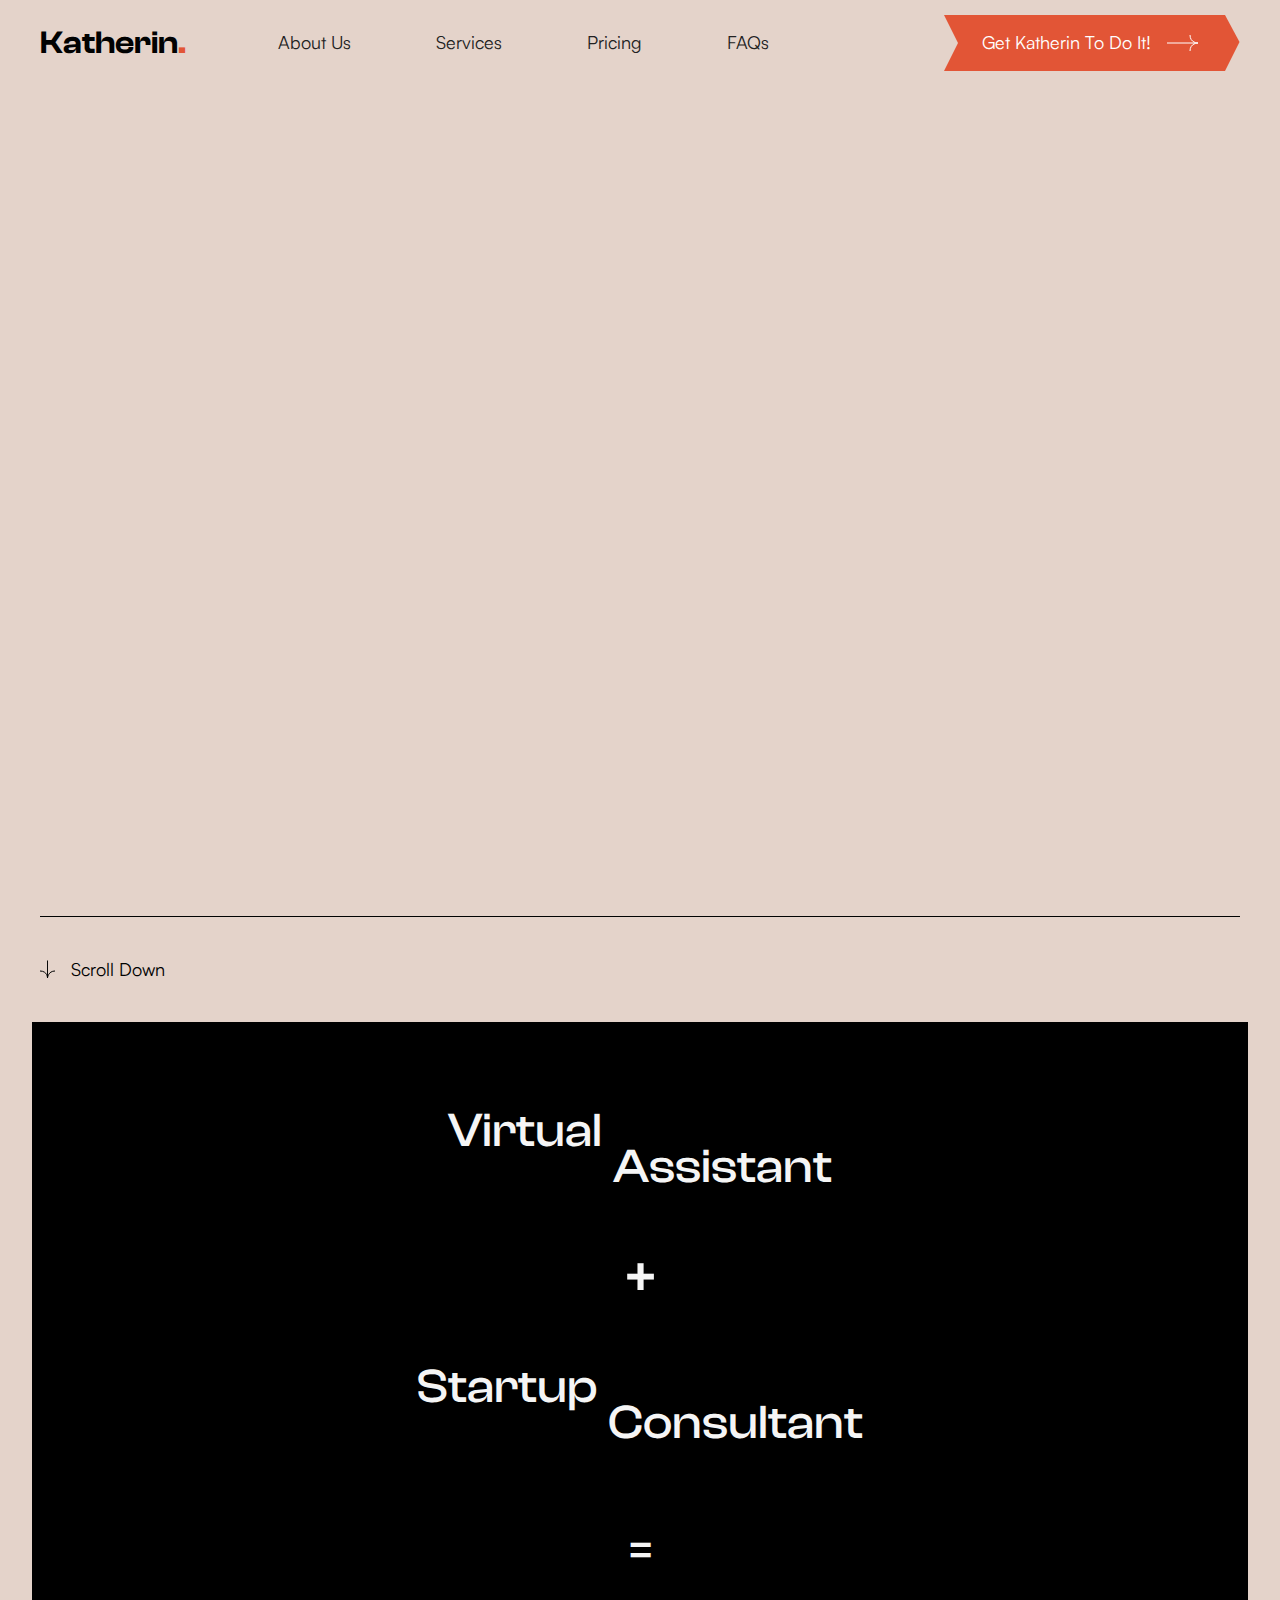
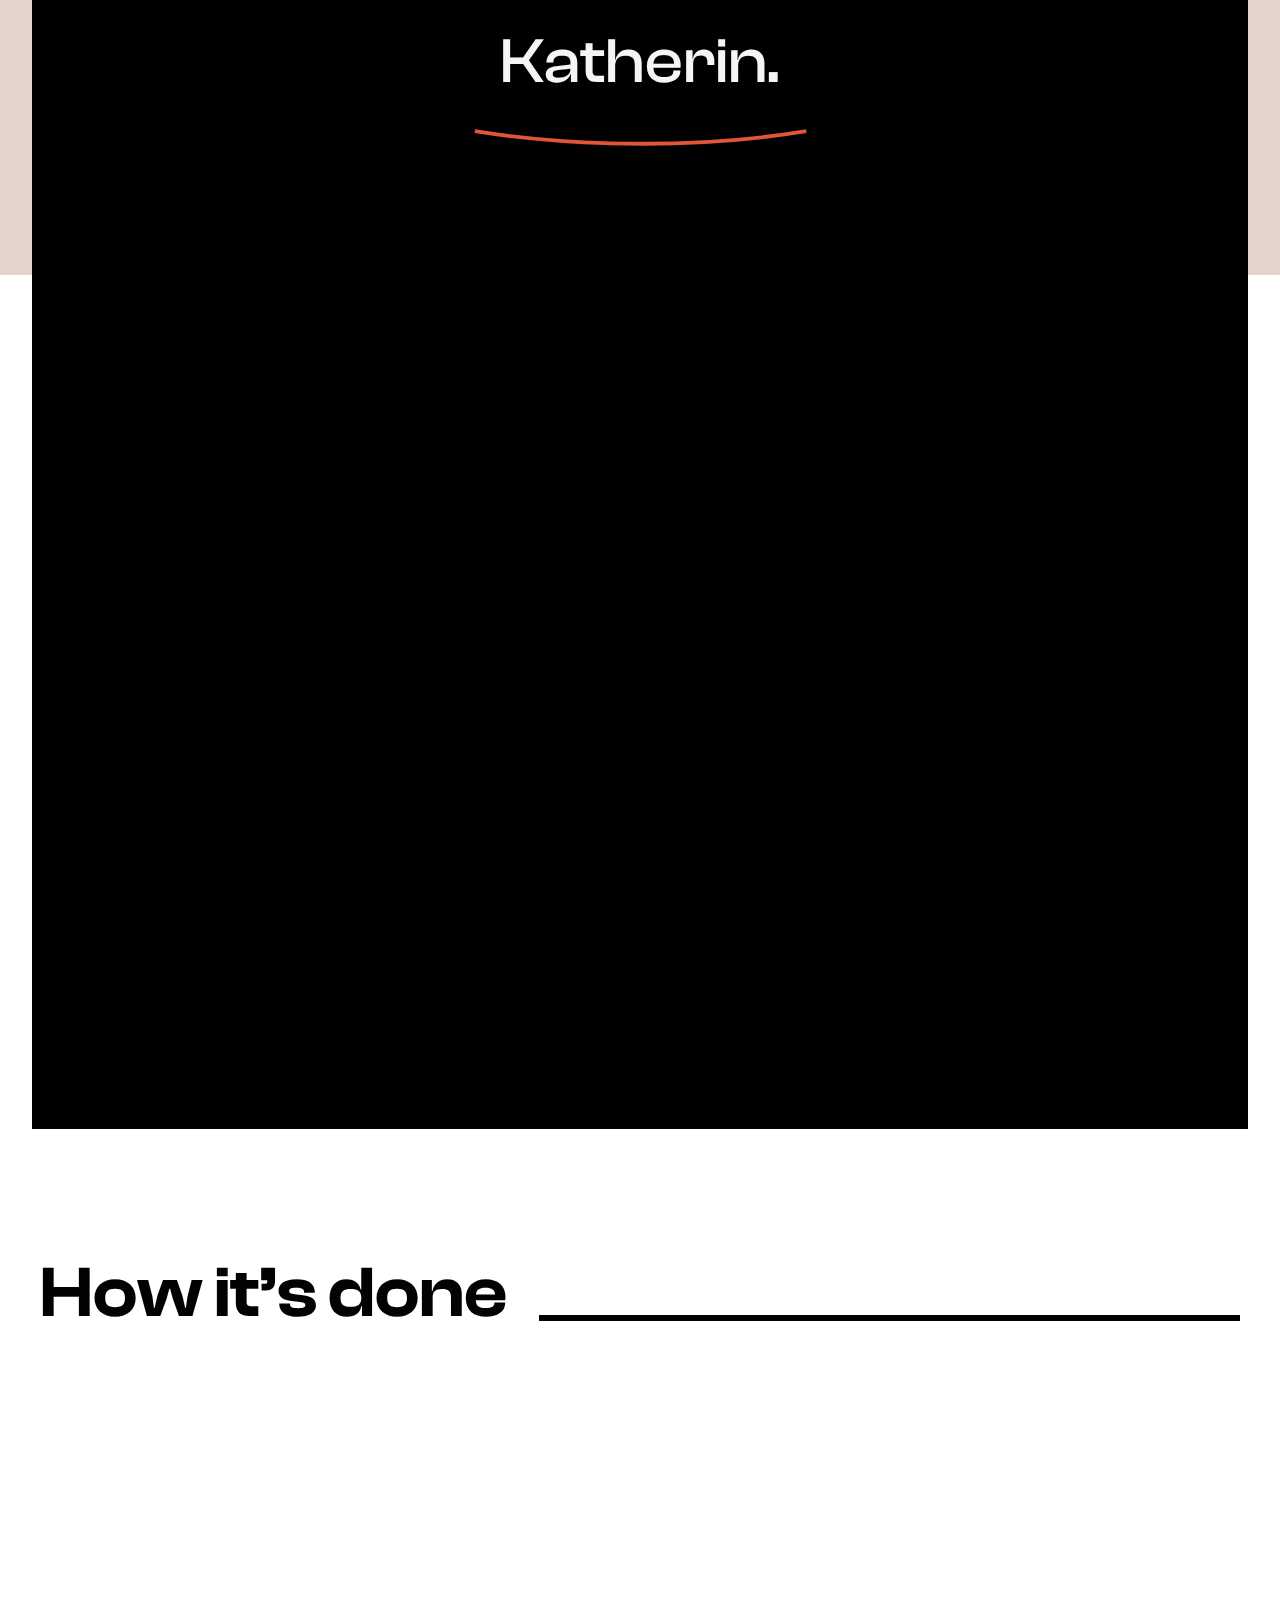
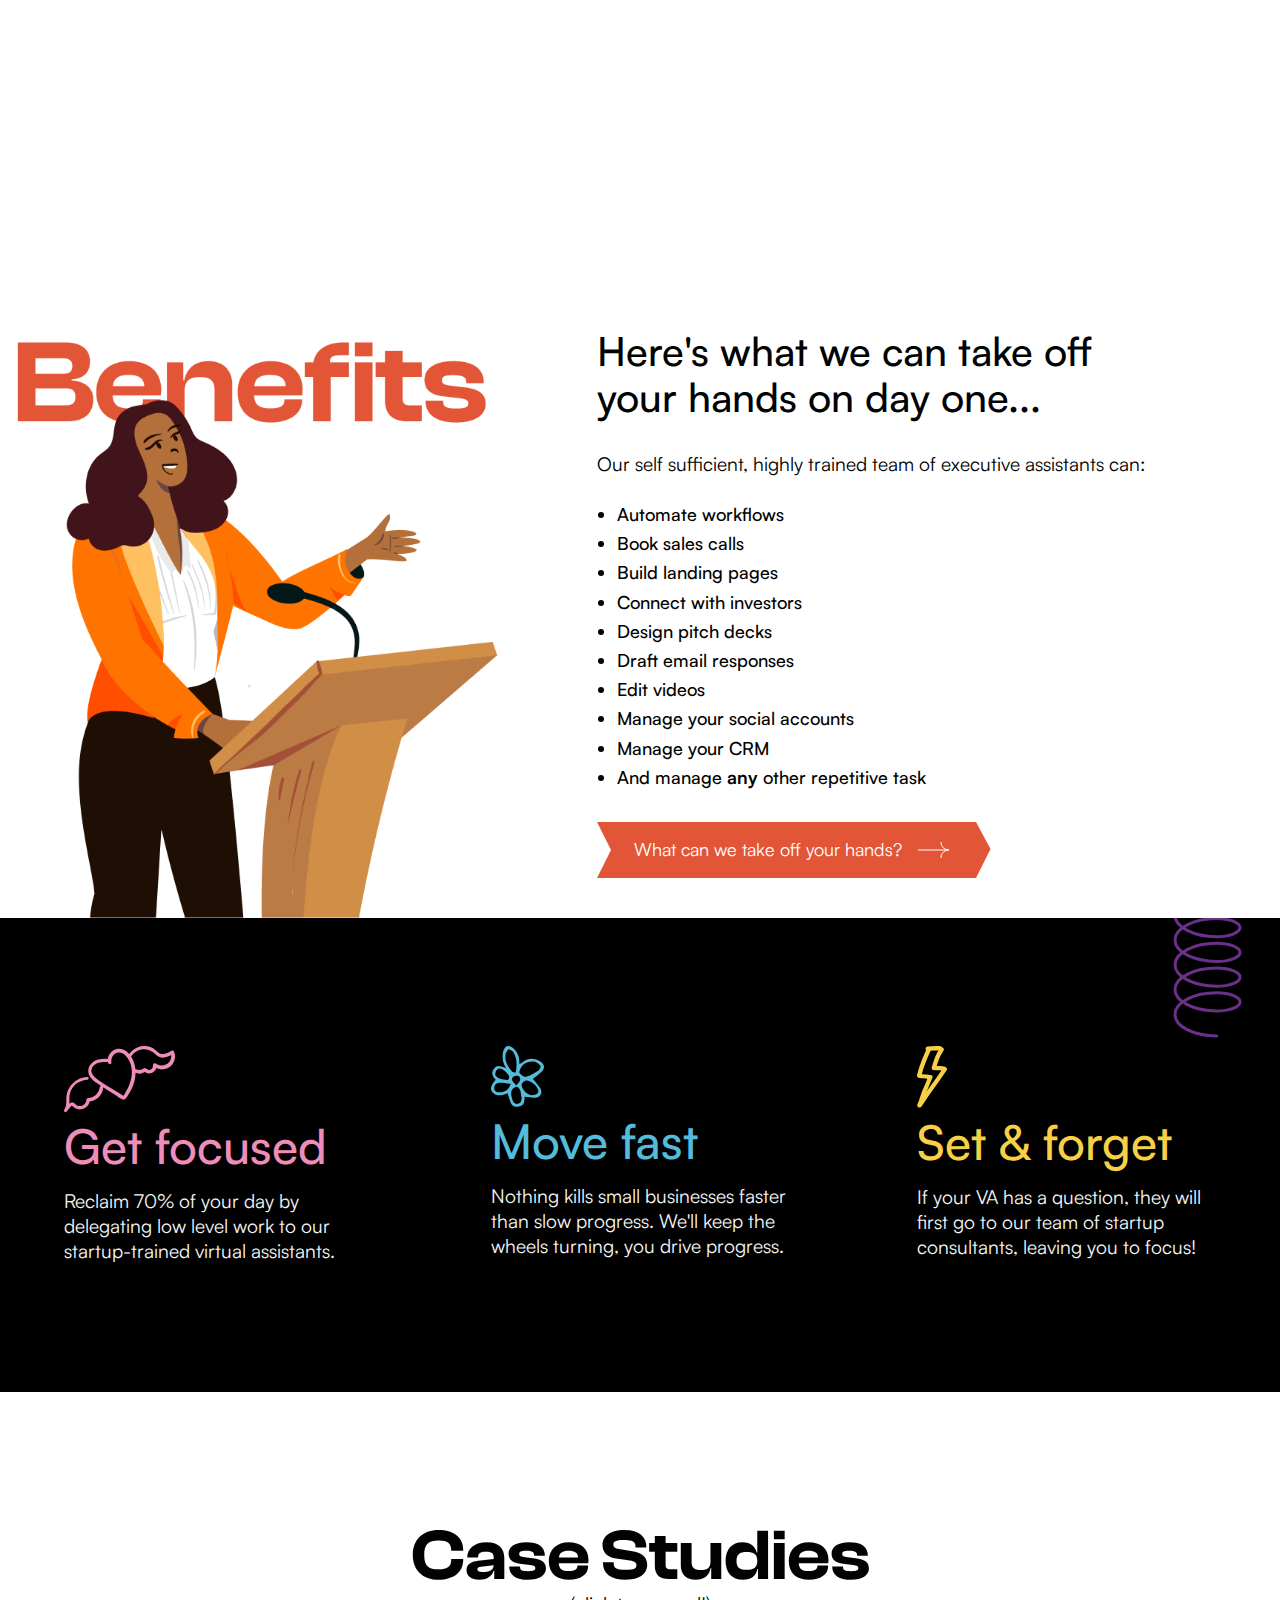
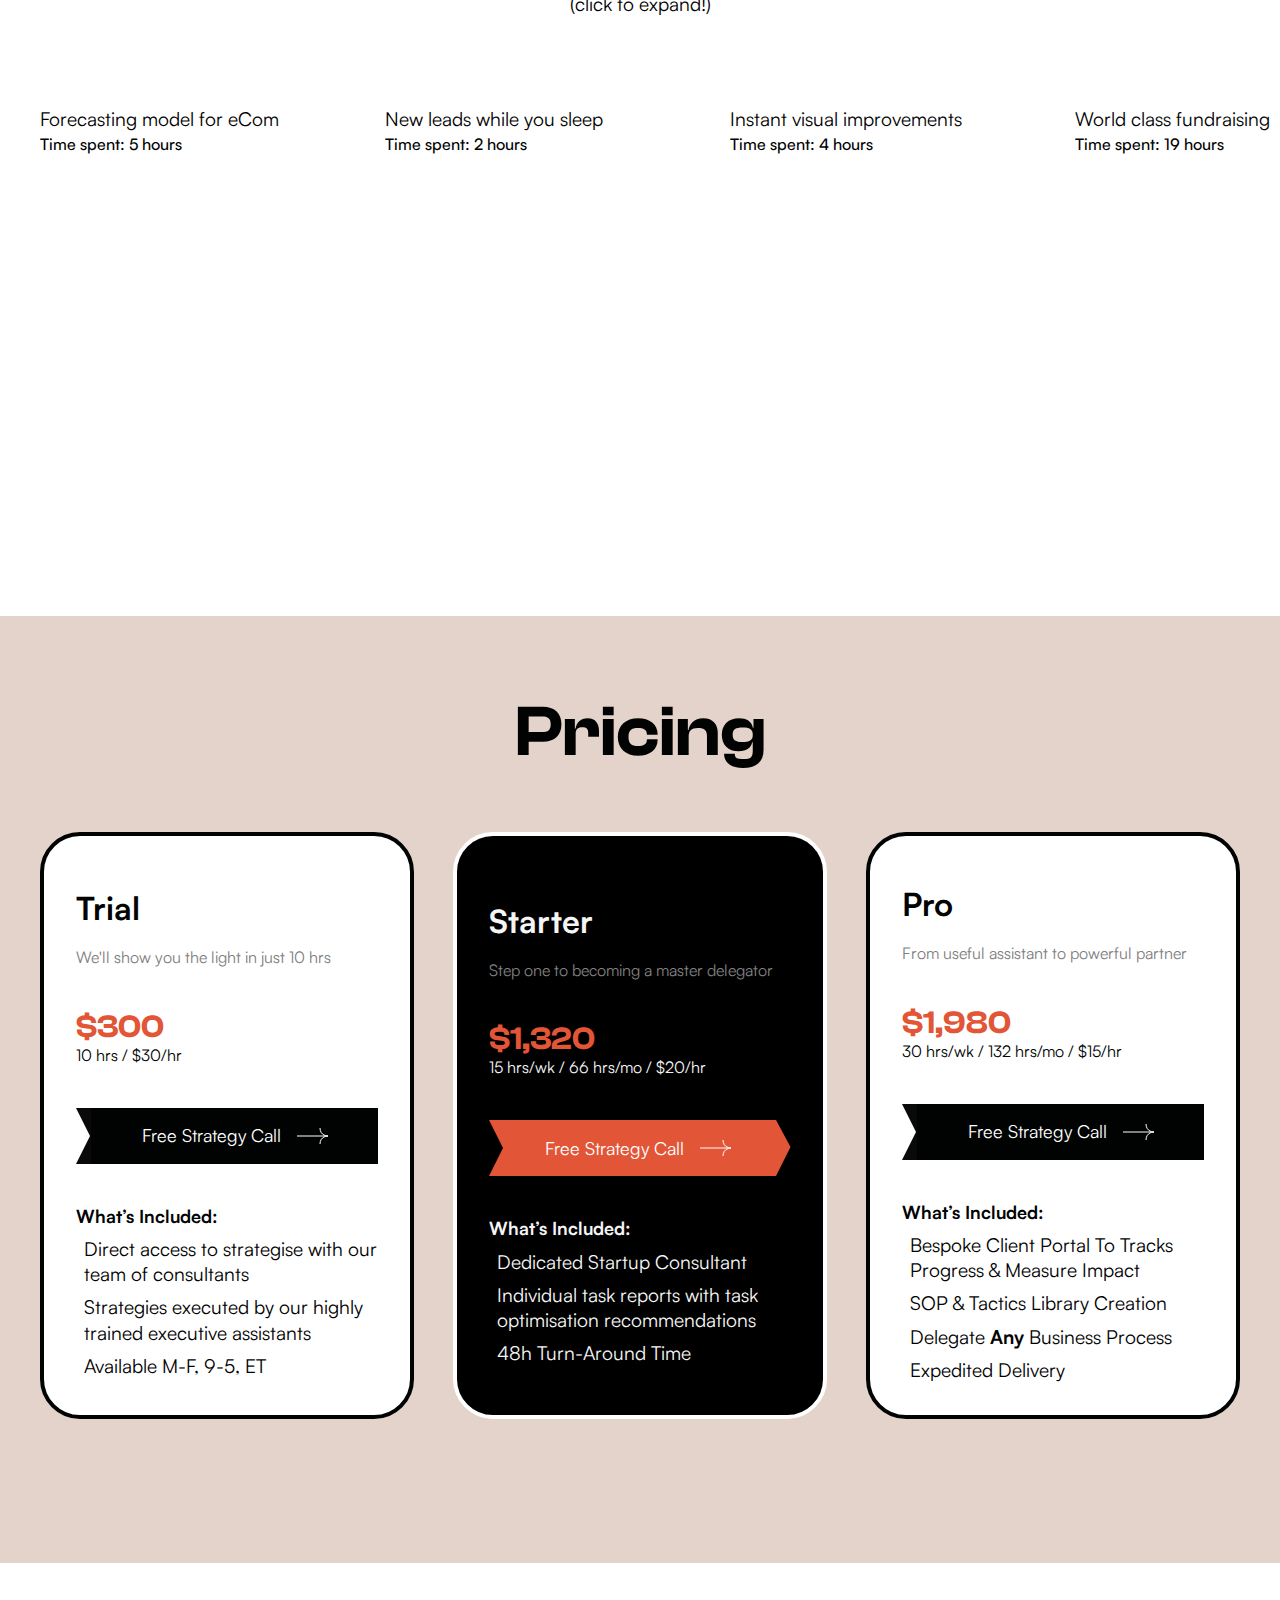
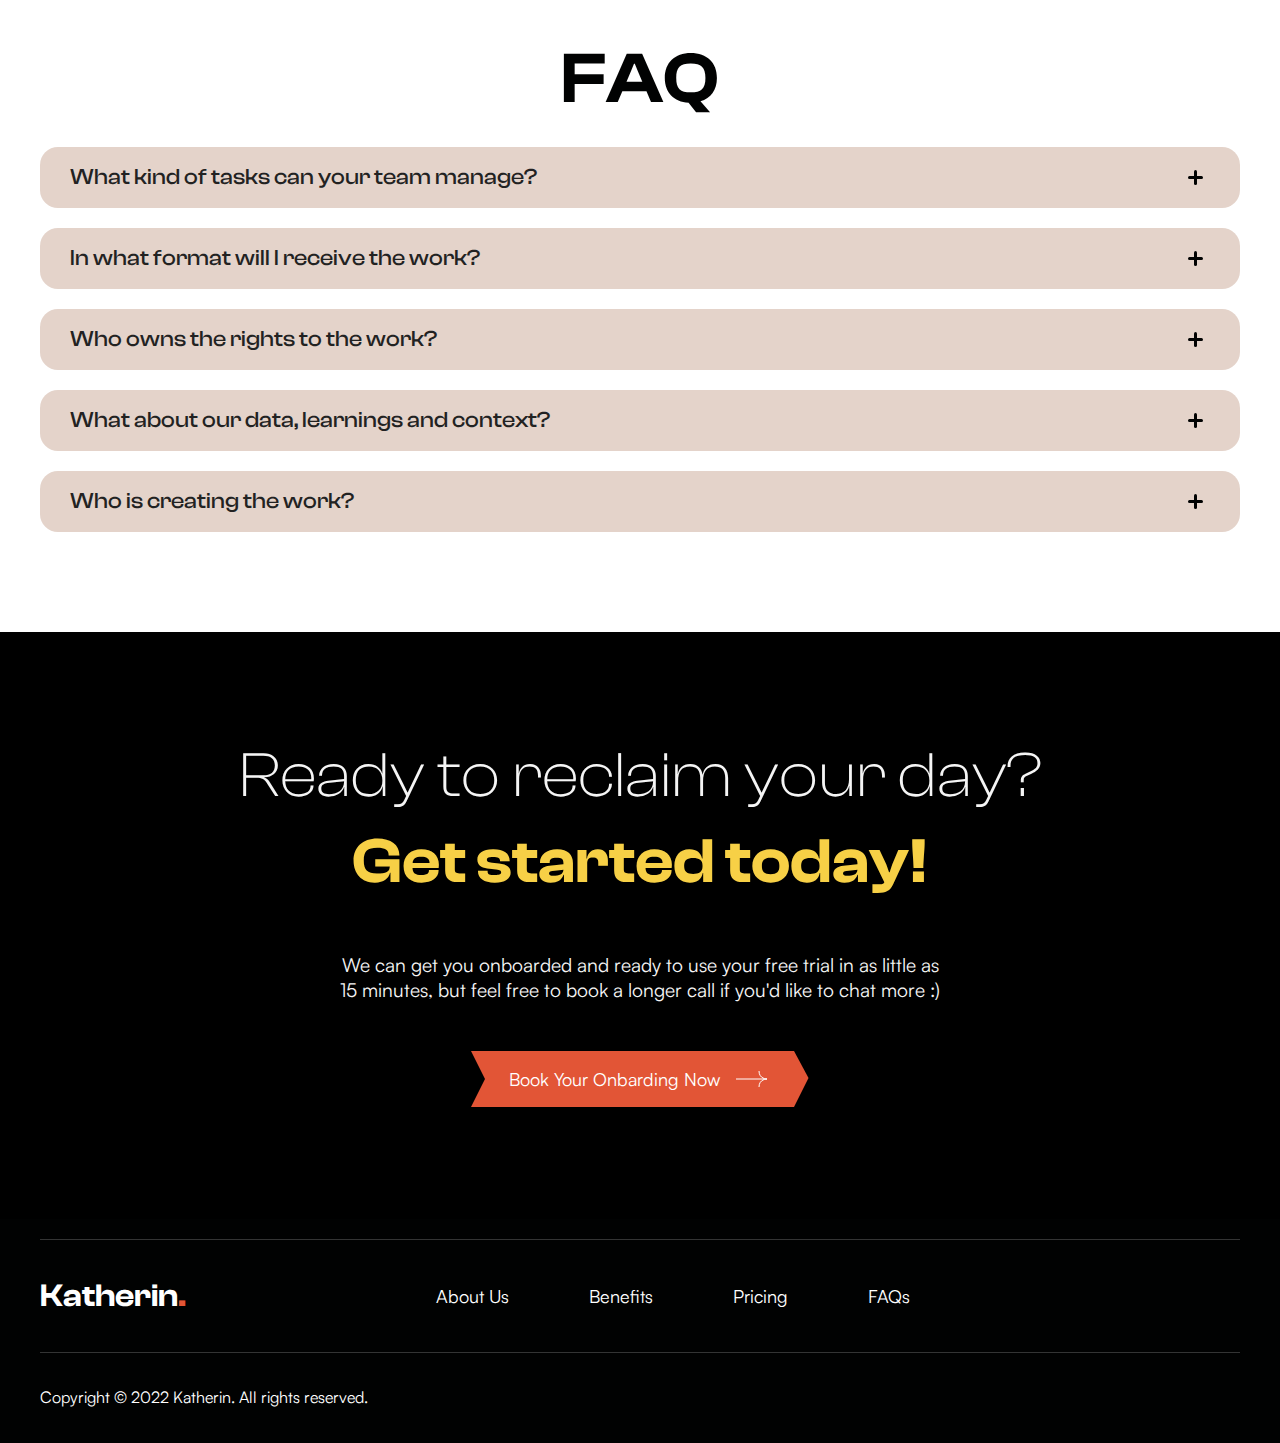
<file: index.html>
<!DOCTYPE html><!--  This site was created in Webflow. https://www.webflow.com  -->
<!--  Last Published: Sun Mar 26 2023 23:14:11 GMT+0000 (Coordinated Universal Time)  -->
<html data-wf-page="63ed084bf3b6ed7e4ebaa452" data-wf-site="63ed084bf3b6ed7b75baa44c">
<head>
  <meta charset="utf-8">
  <title>Katherin.co - Startup Experts On Demand</title>
  <meta content="Katherin and her team of trusted startup experts turn busy founders into masterful delegators by providing them with an on-demand team of startup specialists, all from just $20/hr :)" name="description">
  <meta content="Katherin.co - Startup Experts On Demand" property="og:title">
  <meta content="Katherin and her team of trusted startup experts turn busy founders into masterful delegators by providing them with an on-demand team of startup specialists, all from just $20/hr :)" property="og:description">
  <meta content="https://uploads-ssl.webflow.com/63ed084bf3b6ed7b75baa44c/63efe186aa1ed6064db02226_katherin-opengraph.png" property="og:image">
  <meta content="Katherin.co - Startup Experts On Demand" property="twitter:title">
  <meta content="Katherin and her team of trusted startup experts turn busy founders into masterful delegators by providing them with an on-demand team of startup specialists, all from just $20/hr :)" property="twitter:description">
  <meta content="https://uploads-ssl.webflow.com/63ed084bf3b6ed7b75baa44c/63efe186aa1ed6064db02226_katherin-opengraph.png" property="twitter:image">
  <meta property="og:type" content="website">
  <meta content="summary_large_image" name="twitter:card">
  <meta content="width=device-width, initial-scale=1" name="viewport">
  <meta content="Webflow" name="generator">
  <link href="css/normalize.css" rel="stylesheet" type="text/css">
  <link href="css/webflow.css" rel="stylesheet" type="text/css">
  <link href="css/katherin-v2.webflow.css" rel="stylesheet" type="text/css">
  <!-- [if lt IE 9]><script src="https://cdnjs.cloudflare.com/ajax/libs/html5shiv/3.7.3/html5shiv.min.js" type="text/javascript"></script><![endif] -->
  <script type="text/javascript">!function(o,c){var n=c.documentElement,t=" w-mod-";n.className+=t+"js",("ontouchstart"in o||o.DocumentTouch&&c instanceof DocumentTouch)&&(n.className+=t+"touch")}(window,document);</script>
  <link href="images/favicon.png" rel="shortcut icon" type="image/x-icon">
  <link href="images/webclip.png" rel="apple-touch-icon"><!--  Please keep this css code to improve the font quality -->
  <style>
  * {
  -webkit-font-smoothing: antialiased;
  -moz-osx-font-smoothing: grayscale;
}
</style>
  <script type="text/javascript">
    (function(c,l,a,r,i,t,y){
        c[a]=c[a]||function(){(c[a].q=c[a].q||[]).push(arguments)};
        t=l.createElement(r);t.async=1;t.src="https://www.clarity.ms/tag/"+i;
        y=l.getElementsByTagName(r)[0];y.parentNode.insertBefore(t,y);
    })(window, document, "clarity", "script", "c6536kvro6");
</script>
  <!--  Global site tag (gtag.js) - Google Analytics  -->
  <script async="" src="https://www.googletagmanager.com/gtag/js?id=G-RY8R5XG8Y7"></script>
  <script>
  window.dataLayer = window.dataLayer || [];
  function gtag(){dataLayer.push(arguments);}
  gtag('js', new Date());
  gtag('config', 'G-RY8R5XG8Y7');
</script>
</head>
<body>
  <div class="page-wrapper">
    <div class="global-styles w-embed">
      <style>
/* Snippet gets rid of top margin on first element in any rich text*/
.w-richtext>:first-child {
	margin-top: 0;
}
/* Snippet gets rid of bottom margin on last element in any rich text*/
.w-richtext>:last-child, .w-richtext ol li:last-child, .w-richtext ul li:last-child {
	margin-bottom: 0;
}
/* Snippet prevents all click and hover interaction with an element */
.clickable-off {
	pointer-events: none;
}
/* Snippet enables all click and hover interaction with an element */
.clickable-on{
  pointer-events: auto;
}
/* Snippet enables you to add class of div-square which creates and maintains a 1:1 dimension of a div.*/
.div-square::after {
	content: "";
	display: block;
	padding-bottom: 100%;
}
/*Hide focus outline for main content element*/
main:focus-visible {
	outline: -webkit-focus-ring-color auto 0px;
}
/* Make sure containers never lose their center alignment*/
.container-medium, .container-small, .container-large {
	margin-right: auto !important;
	margin-left: auto !important;
}
/*Reset buttons, and links styles*/
a {
	color: inherit;
	text-decoration: inherit;
	font-size: inherit;
}
/*Apply "..." after 3 lines of text */
.text-style-3lines {
	display: -webkit-box;
	overflow: hidden;
	-webkit-line-clamp: 3;
	-webkit-box-orient: vertical;
}
/*Apply "..." after 2 lines of text */
.text-style-2lines {
	display: -webkit-box;
	overflow: hidden;
	-webkit-line-clamp: 2;
	-webkit-box-orient: vertical;
}
</style>
    </div>
    <div data-animation="default" data-collapse="medium" data-duration="400" data-easing="ease" data-easing2="ease" role="banner" class="navbar w-nav">
      <div class="page-padding">
        <div class="container-large">
          <div class="nav-wrapper">
            <a href="index.html" aria-current="page" class="logo-link w-nav-brand w--current">
              <h1 class="logo">Katherin<span class="text-span-7">.</span><span class="text-span"></span><span class="text-span"></span></h1>
            </a>
            <nav role="navigation" class="nav-menu w-nav-menu">
              <a href="#section-business" class="nav-link w-nav-link">About Us</a>
              <a href="#benefits" class="nav-link w-nav-link">Services</a>
              <a href="#Pricing" class="nav-link w-nav-link">Pricing</a>
              <a href="#Faq" class="nav-link w-nav-link">FAQs</a>
              <a href="#Pricing" class="button-secondary nave w-inline-block"><img src="images/Rectangle-60.svg" loading="lazy" alt="" class="image-2">
                <div class="btn-icon-text-wrapper nav">
                  <div>Try It For Free!</div><img src="images/Vector.svg" loading="lazy" alt="" class="image">
                </div><img src="images/Rectangle-59.svg" loading="lazy" alt="" class="image-2">
              </a>
            </nav>
            <a href="#Pricing" class="button-secondary hide-tablet w-inline-block"><img src="images/Rectangle-60.svg" loading="lazy" alt="" class="image-2">
              <div class="btn-icon-text-wrapper">
                <div>Get Katherin To Do It!</div><img src="images/Vector.svg" loading="lazy" alt="" class="image">
              </div><img src="images/Rectangle-59.svg" loading="lazy" alt="" class="image-2">
            </a>
            <div class="menu-button w-nav-button">
              <div class="w-icon-nav-menu"></div>
            </div>
          </div>
        </div>
      </div>
    </div>
    <main class="main-wrapper">
      <div class="section-home-header">
        <div class="page-padding">
          <div class="container-large">
            <div class="home-header-component">
              <div id="w-node-_4139dde8-cf96-2243-9c93-ffdf95943c01-4ebaa452" class="home-seader-left-wrapper">
                <div data-w-id="7eb68a58-06e7-58fc-8f9a-6154eb473110" style="opacity:0" class="home-left-content-wrapper">
                  <div class="text-color-orange">
                    <p class="above-heading">designed for early stage founders and solo consultants<br></p>
                    <h1 class="heading-4">Onboard World Class Executive Assistants <span class="text-span">With Zero Friction.</span><span class="text-span"></span></h1>
                  </div>
                  <div class="margin-vertical margin-custom1">
                    <div class="padding-right padding-xhuge mobile-custom">
                      <p class="paragraph-2">Our executive assistants are trained and mentored by experienced consultants and business leaders, eliminating the months of training required to onboard a more traditional EA.<br><br>We can source leads, design decks, manage your projects, automate workflows and much more, and we can do it on day one.<br></p>
                    </div>
                  </div>
                  <a href="#pricing" class="button-dark hero w-inline-block">
                    <div class="btn-icon-text-wrapper dark hero">
                      <div>Get Started Now!</div><img src="images/Vector.svg" loading="lazy" alt="" class="image">
                    </div><img src="images/Rectangle-62.svg" loading="lazy" alt="" class="image-2 hero">
                  </a>
                </div>
              </div>
              <div id="w-node-a0962de2-51f4-12b4-1668-ceb2688d9ba6-4ebaa452" data-w-id="a0962de2-51f4-12b4-1668-ceb2688d9ba6" style="opacity:0" class="home-seader-right-wrapper"><img src="images/Image-4---CEO-working-at-the-computer-02-1-1.png" loading="lazy" alt="" class="image-4"></div>
            </div>
            <div class="scroller-component">
              <a href="#section-business" class="link-block w-inline-block"><img src="images/Group-313.svg" loading="lazy" alt="" class="scroll-down-icon">
                <div>Scroll Down</div>
              </a>
            </div>
          </div>
        </div>
      </div>
      <div id="section-business" class="section-business">
        <div class="margin-horizontal margin-custom1">
          <div class="background-color-black">
            <div class="page-padding">
              <div class="container-large">
                <div class="business-component">
                  <div class="business-heading-wrapper">
                    <h2 class="main-copy"><sup>Virtual</sup> <sub>Assistant<br></sub><br>+<br>‍<br><sup>Startup</sup> <sub>Consultant<br><br>=<br></sub><br>Katherin<span class="text-color-orange"></span>.</h2><img src="images/Vector-119.svg" loading="lazy" width="333" alt="" class="image-5">
                  </div>
                  <div class="business-content-wrapper">
                    <div data-w-id="c7d35a96-a884-c14f-e5bb-91cd12c2b6d3" style="opacity:0" class="business-card"><img src="images/diverse-pack-ill.2-01.png" loading="lazy" sizes="(max-width: 479px) 100vw, (max-width: 767px) 91vw, (max-width: 991px) 39vw, 42vw" srcset="images/diverse-pack-ill.2-01-p-500.png 500w, images/diverse-pack-ill.2-01-p-800.png 800w, images/diverse-pack-ill.2-01-p-1080.png 1080w, images/diverse-pack-ill.2-01.png 2188w" alt="">
                      <div class="text-size-medium text-weight-bold">Spend your time on the things only you can do</div>
                      <div class="margin-bottom margin-medium">
                        <p class="paragraph-3">Our EAs are trained to handle all the low level work that would usually take up your whole day, so now you can spend your time closing deals, building your brand, pitching investors and more!<sub></sub></p>
                      </div>
                      <div class="white-line"></div>
                      <div class="business-button-wrapper">
                        <a href="#pricing" class="button-dark hero w-inline-block">
                          <div class="btn-icon-text-wrapper dark">
                            <div>Get Started</div><img src="images/Vector.svg" loading="lazy" alt="" class="image">
                          </div>
                        </a>
                      </div>
                    </div>
                    <div data-w-id="cc29f992-622c-0672-4254-9c435e7f34e0" style="opacity:0" class="business-card"><img src="images/diverse-pack-ill.5-01.png" loading="lazy" sizes="(max-width: 479px) 100vw, (max-width: 767px) 91vw, (max-width: 991px) 39vw, 42vw" srcset="images/diverse-pack-ill.5-01-p-500.png 500w, images/diverse-pack-ill.5-01-p-800.png 800w, images/diverse-pack-ill.5-01-p-1080.png 1080w, images/diverse-pack-ill.5-01.png 2188w" alt="">
                      <div class="text-size-medium text-weight-bold">Make analysis paralysis a thing of the past</div>
                      <div class="margin-bottom margin-medium">
                        <p>Making quick decisions when working alone is almost impossible. Working with Katherin gives you direct access to our experienced startup consultants to talk strategy &amp; get advice, free of charge!<br></p>
                      </div>
                      <div class="white-line"></div>
                      <div class="business-button-wrapper">
                        <a href="#Pricing" class="button-dark hero w-inline-block">
                          <div class="btn-icon-text-wrapper dark">
                            <div>Get Started</div><img src="images/Vector.svg" loading="lazy" alt="" class="image">
                          </div>
                        </a>
                      </div>
                    </div>
                  </div>
                </div>
              </div>
            </div>
          </div>
        </div>
        <div class="white-bg-business"></div>
      </div>
      <div class="section-how_its_done">
        <div class="background-color-white">
          <div class="page-padding">
            <div class="container-large">
              <div class="padding-vertical padding-xhuge">
                <div class="how-it-heading-wrapper">
                  <h1 class="heading-2">How it’s done</h1>
                  <div class="how-it-line"></div>
                </div>
                <div class="how-it-component">
                  <div data-w-id="9cfadc0b-2d05-cc52-ce2d-5d99bee9d6d9" style="opacity:0" class="how-it-card">
                    <div class="how-it-number-wrapper"><img src="images/message-circle-2.svg" loading="lazy" width="80" alt="" class="image-10">
                      <h1 class="number-heading">01</h1>
                    </div>
                    <p>Tell Katherin about a task you&#x27;d like help with. Feel free to be vague, she&#x27;ll ask all of the right questions and guide you towards success.</p>
                  </div>
                  <div data-w-id="6fbbfcbc-f882-3272-c5fd-adf30f497d34" style="opacity:0" class="how-it-card">
                    <div class="how-it-number-wrapper"><img src="images/gift.svg" loading="lazy" width="80" alt="" class="image-10">
                      <h1 class="number-heading">02</h1>
                    </div>
                    <p>Our experienced startup consultants will design a strategy to meet your objectives &amp; specific business needs, <strong class="bold-text">free of charge</strong>.</p>
                  </div>
                  <div data-w-id="62a29427-fd02-16b2-1d7c-17bc1b824472" style="opacity:0" class="how-it-card">
                    <div class="how-it-number-wrapper"><img src="images/package-1.svg" loading="lazy" width="80" alt="" class="image-10">
                      <h1 class="number-heading">03</h1>
                    </div>
                    <p>Our team of executive assistants implement the strategy, measure the results &amp; suggest improvements, <strong class="bold-text">all from just $20/hr</strong>.</p>
                  </div>
                </div>
              </div>
            </div>
          </div>
        </div>
      </div>
      <div class="section-testimonials">
        <div class="page-padding">
          <div class="container-large">
            <div class="padding-vertical padding-xhuge">
              <div class="testimonial-heading-wrapper">
                <h1 class="heading-2">Testimonials</h1>
              </div>
              <div class="testimonial-component hide">
                <div id="w-node-_1662a8b2-9817-d693-e5c0-db8c42d867cc-4ebaa452" class="testimonial-left-wrapper"><img src="images/“.svg" loading="lazy" alt="">
                  <div class="padding-vertical padding-medium">
                    <p>Illustrations are here to stay. They’re a beautiful way to depict diverse folks from all walks of life, living in their truth.</p>
                  </div>
                  <div class="text-weight-medium">Olivia Clutz</div>
                  <div class="text-color-grey">Co-Founder</div>
                </div>
                <div id="w-node-_99e269f4-1f80-8ee1-33b5-612c6857fd41-4ebaa452" class="testimonial-right-wrapper"><img src="images/Group-316.png" loading="lazy" alt="" class="testimonial-image"><img src="images/Ellipse-7_1Ellipse-7.png" loading="lazy" alt="" class="testimonial-image _2 shade"><img src="images/Ellipse-9.png" loading="lazy" alt="" class="testimonial-image _3 shade"><img src="images/Ellipse-8_1Ellipse-8.png" loading="lazy" alt="" class="testimonial-image _4 shade"><img src="images/Ellipse-16_1Ellipse-16.png" loading="lazy" alt="" class="testimonial-image _5 shade"><img src="images/Ellipse-4.png" loading="lazy" alt="" class="testimonial-image _6 shade"><img src="images/Ellipse-5.png" loading="lazy" alt="" class="testimonial-image _7 shade"></div>
              </div>
              <div data-current="Tab 3" data-easing="ease" data-duration-in="300" data-duration-out="100" class="tabs w-tabs">
                <div id="w-node-dfa668d4-c25c-2fd8-7db3-9b40b93002bf-4ebaa452" class="tabs-content w-tab-content">
                  <div data-w-tab="Tab 5" class="w-tab-pane">
                    <div class="testimonial-left-wrapper"><img loading="lazy" src="images/“.svg" alt="">
                      <div class="padding-vertical padding-medium">
                        <p>Amazing illustrations. I&#x27;ve been waiting for a service like this for a long time. </p>
                      </div>
                      <div class="text-weight-medium">Khaden N</div>
                      <div class="text-color-grey">Entrepreneur</div>
                    </div>
                  </div>
                  <div data-w-tab="Tab 1" class="w-tab-pane">
                    <div class="testimonial-left-wrapper"><img loading="lazy" src="images/“.svg" alt="">
                      <div class="padding-vertical padding-medium">
                        <p>Representation is everything when trying to connect with your audience, and to find great diverse illustrations is difficult. You created a beautiful asset. Y&#x27;all win the internet today. Thank you!</p>
                      </div>
                      <div class="text-weight-medium">Russell T. </div>
                      <div class="text-color-grey">Co-Founder</div>
                    </div>
                  </div>
                  <div data-w-tab="Tab 2" class="w-tab-pane">
                    <div class="testimonial-left-wrapper"><img loading="lazy" src="images/“.svg" alt="">
                      <div class="padding-vertical padding-medium">
                        <p>Illustrations are here to stay. They’re a beautiful way to depict diverse folks from all walks of life, living in their truth.</p>
                      </div>
                      <div class="text-weight-medium">Jacob L.</div>
                      <div class="text-color-grey">FinTech Founder</div>
                    </div>
                  </div>
                  <div data-w-tab="Tab 3" class="w-tab-pane w--tab-active">
                    <div class="testimonial-left-wrapper"><img loading="lazy" src="images/“.svg" alt="">
                      <div class="padding-vertical padding-medium">
                        <p>I adore the diversity and beauty of the illustrations. They&#x27;re truly amazing. </p>
                      </div>
                      <div class="text-weight-medium">Ariane S.</div>
                      <div class="text-color-grey">Educator</div>
                    </div>
                  </div>
                  <div data-w-tab="Tab 4" class="w-tab-pane">
                    <div class="testimonial-left-wrapper"><img loading="lazy" src="images/“.svg" alt="">
                      <div class="padding-vertical padding-medium">
                        <p>Big BIG thank you for creating these illustrations for us! They&#x27;re truly beautiful!!</p>
                      </div>
                      <div class="text-weight-medium">Charlene B.</div>
                      <div class="text-color-grey">Elementary Educator</div>
                    </div>
                  </div>
                </div>
                <div id="w-node-dfa668d4-c25c-2fd8-7db3-9b40b93002b5-4ebaa452" class="tabs-menu w-tab-menu">
                  <a data-w-tab="Tab 5" class="tab-link-tab-1 _5 w-inline-block w-tab-link"><img sizes="100vw" srcset="images/download-p-500.png 500w, images/download-p-800.png 800w, images/download-p-1080.png 1080w, images/download-p-1600.png 1600w, images/download.png 2129w" src="images/download.png" loading="lazy" alt="" class="testimonial-pic"></a>
                  <a data-w-tab="Tab 1" class="tab-link-tab-1 w-inline-block w-tab-link"><img sizes="100vw" srcset="images/download-1-p-500.png 500w, images/download-1-p-800.png 800w, images/download-1-p-1080.png 1080w, images/download-1.png 1408w" src="images/download-1.png" loading="lazy" alt="" class="testimonial-pic"></a>
                  <a data-w-tab="Tab 2" class="tab-link-tab-1 _2 w-inline-block w-tab-link"><img sizes="100vw" srcset="images/ben-parker-OhKElOkQ3RE-unsplash-modified-p-500.png 500w, images/ben-parker-OhKElOkQ3RE-unsplash-modified-p-800.png 800w, images/ben-parker-OhKElOkQ3RE-unsplash-modified-p-1080.png 1080w, images/ben-parker-OhKElOkQ3RE-unsplash-modified-p-1600.png 1600w, images/ben-parker-OhKElOkQ3RE-unsplash-modified.png 2037w" src="images/ben-parker-OhKElOkQ3RE-unsplash-modified.png" loading="lazy" alt="" class="testimonial-pic"></a>
                  <a data-w-tab="Tab 3" class="tab-link-tab-1 _3 w-inline-block w-tab-link w--current"><img sizes="100vw" srcset="images/download-2-p-500.png 500w, images/download-2-p-800.png 800w, images/download-2-p-1080.png 1080w, images/download-2-p-1600.png 1600w, images/download-2.png 1901w" src="images/download-2.png" loading="lazy" alt="" class="testimonial-pic"></a>
                  <a data-w-tab="Tab 4" class="tab-link-tab-1 _4 w-inline-block w-tab-link"><img sizes="100vw" srcset="images/jonathan-borba-n1B6ftPB5Eg-unsplash-modified-9.07.38-AM-1-p-500.png 500w, images/jonathan-borba-n1B6ftPB5Eg-unsplash-modified-9.07.38-AM-1-p-800.png 800w, images/jonathan-borba-n1B6ftPB5Eg-unsplash-modified-9.07.38-AM-1-p-1080.png 1080w, images/jonathan-borba-n1B6ftPB5Eg-unsplash-modified-9.07.38-AM-1.png 1715w" src="images/jonathan-borba-n1B6ftPB5Eg-unsplash-modified-9.07.38-AM-1.png" loading="lazy" alt="" class="testimonial-pic"></a>
                </div>
              </div>
            </div>
          </div>
        </div>
      </div>
      <div id="benefits" class="section-benefits">
        <div class="background-color-white">
          <div class="page-wrapper">
            <div class="container-large">
              <div class="padding-vertical padding-xhuge">
                <div class="benefits-top-component">
                  <div id="w-node-_574f8048-9259-4441-7d11-54e448636af5-4ebaa452"><img src="images/Mask-group-2-1.png" loading="lazy" alt=""></div>
                  <div class="benefits-top-right-wrapper">
                    <div class="text-size-large-40px">Here&#x27;s what we can take off your hands on day one...</div>
                    <div class="margin-top margin-medium">
                      <p class="paragraph-2">Our self sufficient, highly trained team of executive assistants can:<br>‍<br></p>
                      <ul role="list" class="list-bold">
                        <li class="list-item">Automate workflows</li>
                        <li class="list-item">Book sales calls</li>
                        <li class="list-item">Build landing pages</li>
                        <li class="list-item">Connect with investors</li>
                        <li class="list-item">Design pitch decks</li>
                        <li class="list-item">Draft email responses</li>
                        <li class="list-item">Edit videos</li>
                        <li class="list-item">Manage your social accounts</li>
                        <li class="list-item">Manage your CRM</li>
                        <li class="list-item">And manage <strong>any</strong> other repetitive task</li>
                      </ul>
                    </div>
                    <a href="#Pricing" class="button-benefits w-inline-block"><img src="images/Rectangle-60.svg" loading="lazy" alt="" class="image-2">
                      <div class="btn-icon-text-wrapper">
                        <div>What can we take off your hands?</div><img src="images/Vector.svg" loading="lazy" alt="" class="image">
                      </div><img src="images/Rectangle-59.svg" loading="lazy" alt="" class="image-2">
                    </a>
                  </div>
                </div>
                <div class="background-color-black">
                  <div class="benefits-btm-component">
                    <div class="benefit-card"><img src="images/Vector_1.svg" loading="lazy" alt="">
                      <div class="padding-vertical padding-custom1">
                        <div class="color-large-text text-color-pink">Get focused</div>
                      </div>
                      <p>Reclaim 70% of your day by delegating low level work to our startup-trained virtual assistants.</p>
                    </div>
                    <div class="benefit-card"><img src="images/Layer-2.svg" loading="lazy" alt="">
                      <div class="padding-vertical padding-custom1">
                        <div class="color-large-text text-color-sky-blue">Move fast</div>
                      </div>
                      <p>Nothing kills small businesses faster than slow progress. We&#x27;ll keep the wheels turning, you drive progress.</p>
                    </div>
                    <div class="benefit-card"><img src="images/Group.svg" loading="lazy" alt="">
                      <div class="padding-vertical padding-custom1">
                        <div class="color-large-text text-color-yellow">Set &amp; forget</div>
                      </div>
                      <p>If your VA has a question, they will first go to our team of startup consultants, leaving you to focus!</p>
                    </div><img src="images/Ornament-24.svg" loading="lazy" id="w-node-f32ca58d-a2a7-9e5d-9c82-316986add776-4ebaa452" alt="" class="benifit-bg-image-1"><img src="images/Spiral-3.svg" loading="lazy" id="w-node-a377f4f3-ce2b-20bc-c481-0c32101c316e-4ebaa452" alt="" class="benifit-bg-image-2">
                  </div>
                </div>
              </div>
            </div>
          </div>
        </div>
      </div>
      <section id="Projects" class="section-latest-illustration">
        <div class="background-color-white">
          <div class="page-padding">
            <div class="container-large">
              <div class="latest-heading-wrapper">
                <h1>Case Studies</h1>
                <p>(click to expand!)</p>
              </div>
              <div class="padding-vertical padding-xlarge">
                <div class="slider-wrapper">
                  <div data-delay="4000" data-animation="slide" class="slider w-slider" data-autoplay="false" data-easing="ease" data-hide-arrows="false" data-disable-swipe="false" data-autoplay-limit="0" data-nav-spacing="3" data-duration="500" data-infinite="false">
                    <div class="mask w-slider-mask">
                      <div class="slide w-slide">
                        <div class="slide-image-wrapper">
                          <a href="#" class="w-inline-block w-lightbox"><img src="images/Accountant-amico.svg" loading="lazy" alt="" class="slide-image">
                            <script type="application/json" class="w-json">{
  "items": [
    {
      "url": "https://www.loom.com/embed/2261118de2294b869790b6a47b93f0e1",
      "originalUrl": "https://www.loom.com/embed/2261118de2294b869790b6a47b93f0e1",
      "width": 940,
      "height": 705,
      "thumbnailUrl": "https://cdn.loom.com/sessions/thumbnails/2261118de2294b869790b6a47b93f0e1-00001.gif",
      "html": "<iframe class=\"embedly-embed\" src=\"//cdn.embedly.com/widgets/media.html?src=https%3A%2F%2Fwww.loom.com%2Fembed%2F2261118de2294b869790b6a47b93f0e1&display_name=Loom&url=https%3A%2F%2Fwww.loom.com%2Fembed%2F2261118de2294b869790b6a47b93f0e1&image=https%3A%2F%2Fcdn.loom.com%2Fsessions%2Fthumbnails%2F2261118de2294b869790b6a47b93f0e1-00001.gif&key=96f1f04c5f4143bcb0f2e68c87d65feb&type=text%2Fhtml&schema=loom\" width=\"940\" height=\"705\" scrolling=\"no\" title=\"Loom embed\" frameborder=\"0\" allow=\"autoplay; fullscreen\" allowfullscreen=\"true\"></iframe>",
      "type": "video"
    }
  ],
  "group": ""
}</script>
                          </a>
                          <p class="work-caption">Forecasting model for eCom</p>
                          <p class="work-caption-time">Time spent: 5 hours</p>
                        </div>
                      </div>
                      <div class="slide w-slide">
                        <div class="slide-image-wrapper">
                          <a href="#" class="w-inline-block w-lightbox"><img src="images/Strategic-consulting-amico.svg" loading="lazy" alt="" class="slide-image">
                            <p class="work-caption">New leads while you sleep</p>
                            <p class="work-caption-time">Time spent: 2 hours</p>
                            <script type="application/json" class="w-json">{
  "items": [
    {
      "url": "https://www.loom.com/embed/c4583db082954efb9df9aa9034d0b06f",
      "originalUrl": "https://www.loom.com/embed/c4583db082954efb9df9aa9034d0b06f",
      "width": 940,
      "height": 705,
      "thumbnailUrl": "https://cdn.loom.com/sessions/thumbnails/c4583db082954efb9df9aa9034d0b06f-00001.gif",
      "html": "<iframe class=\"embedly-embed\" src=\"//cdn.embedly.com/widgets/media.html?src=https%3A%2F%2Fwww.loom.com%2Fembed%2Fc4583db082954efb9df9aa9034d0b06f&display_name=Loom&url=https%3A%2F%2Fwww.loom.com%2Fembed%2Fc4583db082954efb9df9aa9034d0b06f&image=https%3A%2F%2Fcdn.loom.com%2Fsessions%2Fthumbnails%2Fc4583db082954efb9df9aa9034d0b06f-00001.gif&key=96f1f04c5f4143bcb0f2e68c87d65feb&type=text%2Fhtml&schema=loom\" width=\"940\" height=\"705\" scrolling=\"no\" title=\"Loom embed\" frameborder=\"0\" allow=\"autoplay; fullscreen\" allowfullscreen=\"true\"></iframe>",
      "type": "video"
    }
  ],
  "group": ""
}</script>
                          </a>
                        </div>
                      </div>
                      <div class="slide w-slide">
                        <div class="slide-image-wrapper">
                          <a href="#" class="w-inline-block w-lightbox"><img src="images/Palette-amico.svg" loading="lazy" alt="" class="slide-image">
                            <p class="work-caption">Instant visual improvements</p>
                            <p class="work-caption-time">Time spent: 4 hours</p>
                            <script type="application/json" class="w-json">{
  "items": [
    {
      "url": "https://www.loom.com/embed/5e25885edfc343c4a68286673030f352",
      "originalUrl": "https://www.loom.com/embed/5e25885edfc343c4a68286673030f352",
      "width": 940,
      "height": 705,
      "thumbnailUrl": "https://cdn.loom.com/sessions/thumbnails/5e25885edfc343c4a68286673030f352-00001.gif",
      "html": "<iframe class=\"embedly-embed\" src=\"//cdn.embedly.com/widgets/media.html?src=https%3A%2F%2Fwww.loom.com%2Fembed%2F5e25885edfc343c4a68286673030f352&display_name=Loom&url=https%3A%2F%2Fwww.loom.com%2Fembed%2F5e25885edfc343c4a68286673030f352&image=https%3A%2F%2Fcdn.loom.com%2Fsessions%2Fthumbnails%2F5e25885edfc343c4a68286673030f352-00001.gif&key=96f1f04c5f4143bcb0f2e68c87d65feb&type=text%2Fhtml&schema=loom\" width=\"940\" height=\"705\" scrolling=\"no\" title=\"Loom embed\" frameborder=\"0\" allow=\"autoplay; fullscreen\" allowfullscreen=\"true\"></iframe>",
      "type": "video"
    }
  ],
  "group": ""
}</script>
                          </a>
                        </div>
                      </div>
                      <div class="slide w-slide">
                        <div class="slide-image-wrapper">
                          <a href="#" class="w-inline-block w-lightbox"><img src="images/Competitive-intelligence-amico.svg" loading="lazy" alt="" class="slide-image">
                            <p class="work-caption">World class fundraising</p>
                            <p class="work-caption-time">Time spent: 19 hours</p>
                            <script type="application/json" class="w-json">{
  "items": [
    {
      "url": "https://www.loom.com/embed/7c4b8f7ddff84576a58326a090fbace6",
      "originalUrl": "https://www.loom.com/embed/7c4b8f7ddff84576a58326a090fbace6",
      "width": 940,
      "height": 705,
      "thumbnailUrl": "https://cdn.loom.com/sessions/thumbnails/7c4b8f7ddff84576a58326a090fbace6-00001.gif",
      "html": "<iframe class=\"embedly-embed\" src=\"//cdn.embedly.com/widgets/media.html?src=https%3A%2F%2Fwww.loom.com%2Fembed%2F7c4b8f7ddff84576a58326a090fbace6&display_name=Loom&url=https%3A%2F%2Fwww.loom.com%2Fembed%2F7c4b8f7ddff84576a58326a090fbace6&image=https%3A%2F%2Fcdn.loom.com%2Fsessions%2Fthumbnails%2F7c4b8f7ddff84576a58326a090fbace6-00001.gif&key=96f1f04c5f4143bcb0f2e68c87d65feb&type=text%2Fhtml&schema=loom\" width=\"940\" height=\"705\" scrolling=\"no\" title=\"Loom embed\" frameborder=\"0\" allow=\"autoplay; fullscreen\" allowfullscreen=\"true\"></iframe>",
      "type": "video"
    }
  ],
  "group": ""
}</script>
                          </a>
                        </div>
                      </div>
                      <div class="slide w-slide">
                        <div class="slide-image-wrapper">
                          <a href="#" class="w-inline-block w-lightbox"><img src="images/Email-capture-bro.svg" loading="lazy" alt="" class="slide-image">
                            <p class="work-caption">No more email stress!</p>
                            <p class="work-caption-time">Time spent: 1 hour</p>
                            <script type="application/json" class="w-json">{
  "items": [
    {
      "url": "https://www.loom.com/embed/28e162fe3e8a4bd4b143a02923a834ce",
      "originalUrl": "https://www.loom.com/embed/28e162fe3e8a4bd4b143a02923a834ce",
      "width": 940,
      "height": 705,
      "thumbnailUrl": "https://cdn.loom.com/sessions/thumbnails/28e162fe3e8a4bd4b143a02923a834ce-00001.gif",
      "html": "<iframe class=\"embedly-embed\" src=\"//cdn.embedly.com/widgets/media.html?src=https%3A%2F%2Fwww.loom.com%2Fembed%2F28e162fe3e8a4bd4b143a02923a834ce&display_name=Loom&url=https%3A%2F%2Fwww.loom.com%2Fembed%2F28e162fe3e8a4bd4b143a02923a834ce&image=https%3A%2F%2Fcdn.loom.com%2Fsessions%2Fthumbnails%2F28e162fe3e8a4bd4b143a02923a834ce-00001.gif&key=96f1f04c5f4143bcb0f2e68c87d65feb&type=text%2Fhtml&schema=loom\" width=\"940\" height=\"705\" scrolling=\"no\" title=\"Loom embed\" frameborder=\"0\" allow=\"autoplay; fullscreen\" allowfullscreen=\"true\"></iframe>",
      "type": "video"
    }
  ],
  "group": ""
}</script>
                          </a>
                        </div>
                      </div>
                      <div class="slide w-slide">
                        <div class="slide-image-wrapper">
                          <a href="#" class="w-inline-block w-lightbox"><img src="images/Invoice-amico.svg" loading="lazy" alt="" class="slide-image">
                            <p class="work-caption">Forget all about invoices</p>
                            <p class="work-caption-time">Time spent: 15 hours</p>
                            <script type="application/json" class="w-json">{
  "items": [
    {
      "url": "https://www.loom.com/embed/723936b2584846d585e30ae0b6f1c0bc",
      "originalUrl": "https://www.loom.com/embed/723936b2584846d585e30ae0b6f1c0bc",
      "width": 940,
      "height": 705,
      "thumbnailUrl": "https://cdn.loom.com/sessions/thumbnails/723936b2584846d585e30ae0b6f1c0bc-00001.gif",
      "html": "<iframe class=\"embedly-embed\" src=\"//cdn.embedly.com/widgets/media.html?src=https%3A%2F%2Fwww.loom.com%2Fembed%2F723936b2584846d585e30ae0b6f1c0bc&display_name=Loom&url=https%3A%2F%2Fwww.loom.com%2Fembed%2F723936b2584846d585e30ae0b6f1c0bc&image=https%3A%2F%2Fcdn.loom.com%2Fsessions%2Fthumbnails%2F723936b2584846d585e30ae0b6f1c0bc-00001.gif&key=96f1f04c5f4143bcb0f2e68c87d65feb&type=text%2Fhtml&schema=loom\" width=\"940\" height=\"705\" scrolling=\"no\" title=\"Loom embed\" frameborder=\"0\" allow=\"autoplay; fullscreen\" allowfullscreen=\"true\"></iframe>",
      "type": "video"
    }
  ],
  "group": ""
}</script>
                          </a>
                        </div>
                      </div>
                    </div>
                    <div class="slide-arrow-left w-slider-arrow-left"><img loading="lazy" src="images/Group-8.svg" alt="" class="slide-arrow-left-icon"></div>
                    <div class="slide-arrow-right w-slider-arrow-right"><img loading="lazy" src="images/Group-8.svg" alt="" class="slide-arrow-right-icon"></div>
                    <div class="slide-nav w-slider-nav"></div>
                  </div>
                  <div class="latest-line custom"></div>
                </div>
              </div>
            </div>
          </div>
        </div>
      </section>
      <section id="Pricing" class="section-pricing">
        <div id="pricing" class="page-padding">
          <div class="container-large">
            <div class="padding-vertical padding-xxlarge">
              <div class="latest-heading-wrapper">
                <h1>Pricing</h1>
              </div>
              <div class="pricing-component">
                <div class="pricing-card background-color-white"><img src="images/Vector_2.svg" loading="lazy" alt="" class="image-6">
                  <div class="margin-vertical margin-small">
                    <div class="text-size-xlarge text-weight-bold">Trial</div>
                  </div>
                  <p class="small-para text-color-grey">We&#x27;ll show you the light in just 10 hrs</p>
                  <div class="margin-top margin-medium">
                    <h4 class="text-color-orange">$300</h4>
                    <p class="small-para">10 hrs / $30/hr</p>
                  </div>
                  <div class="margin-vertical margin-medium">
                    <a href="https://cal.com/katherin-co" target="_blank" class="button-dark pricing w-inline-block"><img src="images/Rectangle-62.svg" loading="lazy" alt="" class="image-2">
                      <div class="btn-icon-text-wrapper dark">
                        <div>Free Strategy Call</div><img src="images/Vector.svg" loading="lazy" alt="" class="image">
                      </div><img src="images/Rectangle-61.svg" loading="lazy" alt="" class="image-2">
                    </a>
                  </div>
                  <div class="text-weight-bold">What’s Included:</div>
                  <div class="price-line-text-wrapper"><img src="images/Vector-42.svg" loading="lazy" alt="">
                    <p>Direct access to strategise with our team of consultants</p>
                  </div>
                  <div class="price-line-text-wrapper"><img src="images/Vector-42.svg" loading="lazy" alt="">
                    <p>Strategies executed by our highly trained executive assistants</p>
                  </div>
                  <div class="price-line-text-wrapper"><img src="images/Vector-42.svg" loading="lazy" alt="">
                    <p>Available M-F, 9-5, ET</p>
                  </div>
                </div>
                <div class="pricing-card background-color-black white-brdr"><img src="images/Vector_2.svg" loading="lazy" alt="" class="image-6">
                  <div class="margin-vertical margin-small">
                    <div class="text-size-xlarge text-weight-bold">Starter</div>
                  </div>
                  <p class="small-para text-color-grey">Step one to becoming a master delegator</p>
                  <div class="margin-top margin-medium">
                    <h4 class="text-color-orange">$1,320</h4>
                    <p class="small-para">15 hrs/wk / 66 hrs/mo / $20/hr</p>
                  </div>
                  <div class="margin-vertical margin-medium">
                    <a href="https://cal.com/katherin-co" target="_blank" class="button-secondary w-inline-block"><img src="images/Rectangle-60.svg" loading="lazy" alt="" class="image-2">
                      <div class="btn-icon-text-wrapper pricing">
                        <div>Free Strategy Call</div><img src="images/Vector.svg" loading="lazy" alt="" class="image">
                      </div><img src="images/Rectangle-59.svg" loading="lazy" alt="" class="image-2">
                    </a>
                  </div>
                  <div class="text-weight-bold">What’s Included:</div>
                  <div class="price-line-text-wrapper"><img src="images/Vector-42.svg" loading="lazy" alt="">
                    <p>Dedicated Startup Consultant</p>
                  </div>
                  <div class="price-line-text-wrapper"><img src="images/Vector-42.svg" loading="lazy" alt="">
                    <p>Individual task reports with task optimisation recommendations</p>
                  </div>
                  <div class="price-line-text-wrapper"><img src="images/Vector-42.svg" loading="lazy" alt="">
                    <p>48h Turn-Around Time</p>
                  </div>
                </div>
                <div class="pricing-card background-color-white"><img src="images/Vector_2.svg" loading="lazy" alt="" class="image-6">
                  <div class="margin-vertical margin-small">
                    <div class="text-size-xlarge text-weight-bold">Pro</div>
                  </div>
                  <p class="small-para text-color-grey">From useful assistant to powerful partner</p>
                  <div class="margin-top margin-medium">
                    <h4 class="text-color-orange">$1,980</h4>
                    <p class="small-para">30 hrs/wk / 132 hrs/mo / $15/hr</p>
                  </div>
                  <div class="margin-vertical margin-medium">
                    <a href="https://cal.com/katherin-co" target="_blank" class="button-dark pricing w-inline-block"><img src="images/Rectangle-62.svg" loading="lazy" alt="" class="image-2">
                      <div class="btn-icon-text-wrapper dark">
                        <div>Free Strategy Call</div><img src="images/Vector.svg" loading="lazy" alt="" class="image">
                      </div><img src="images/Rectangle-61.svg" loading="lazy" alt="" class="image-2">
                    </a>
                  </div>
                  <div class="text-weight-bold">What’s Included:</div>
                  <div class="price-line-text-wrapper"><img src="images/Vector-42.svg" loading="lazy" alt="">
                    <p>Bespoke Client Portal To Tracks Progress &amp; Measure Impact</p>
                  </div>
                  <div class="price-line-text-wrapper"><img src="images/Vector-42.svg" loading="lazy" alt="">
                    <p>SOP &amp; Tactics Library Creation</p>
                  </div>
                  <div class="price-line-text-wrapper"><img src="images/Vector-42.svg" loading="lazy" alt="">
                    <p>Delegate <strong>Any</strong> Business Process</p>
                  </div>
                  <div class="price-line-text-wrapper"><img src="images/Vector-42.svg" loading="lazy" alt="">
                    <p>Expedited Delivery</p>
                  </div>
                </div>
              </div><img src="images/Rectangle-131.svg" loading="lazy" alt="" class="procing-bg-image-1"><img src="images/Rectangle-131.svg" loading="lazy" alt="" class="procing-bg-image-2">
            </div>
          </div>
        </div>
      </section>
      <section id="Faq" class="section-faq">
        <div class="background-color-white">
          <div class="page-padding">
            <div class="container-large">
              <div class="padding-vertical padding-xxlarge">
                <div class="latest-heading-wrapper">
                  <h1>FAQ</h1><img src="images/Group-261.svg" loading="lazy" alt="" class="faq-bg-image">
                </div>
                <div class="margin-top margin-medium">
                  <div data-delay="0" data-hover="false" class="accrodian-item w-dropdown">
                    <div class="accrodian-toggle w-dropdown-toggle">
                      <div class="blog-accrodian-question">What kind of tasks can your team manage?</div>
                      <div class="faq-icon">
                        <div class="faq-icon-line"></div>
                        <div class="faq-icon-line-2"></div>
                      </div>
                    </div>
                    <nav class="dropdown-list w-dropdown-list">
                      <div class="accrodian-ans">On day one our team can comfortably take over non-client facing work across sales, bookkeeping, content creation, customer service, fundraising and operations, but over time we can train them to manage almost any process, and our existing fundraising function is a great example of that.<br><br>It took us two months to train this team to run world-class fundraising campaigns, starting by working on the simplest parts of the process, and gradually taking on more complex tasks. After the two month period the only thing required from founders was their input and turning up to calls with investors.<br></div>
                    </nav>
                  </div>
                  <div data-delay="0" data-hover="false" class="accrodian-item w-dropdown">
                    <div class="accrodian-toggle w-dropdown-toggle">
                      <div class="blog-accrodian-question">In what format will I receive the work?</div>
                      <div class="faq-icon">
                        <div class="faq-icon-line"></div>
                        <div class="faq-icon-line-2"></div>
                      </div>
                    </div>
                    <nav class="dropdown-list w-dropdown-list">
                      <div class="accrodian-ans">We strike to work within your business, not outside of it, so we default to delivering work in the places you already work. If you manage projects in Trello, we&#x27;ll work there, or Notion if that&#x27;s what you prefer. <br><br>Some exceptions are when there isn&#x27;t a unified deliverable file, or when speed is a priority. <br><br>For example, if we&#x27;re running ads for you, we&#x27;ll deliver the work in Ads Manager and then provide a written report to accompany the delivery. <br><br>On the other hand, for tasks where speed is a priority and working in your tools wouldn&#x27;t allow for that, we&#x27;ll happily deliver wherever is fastest and then worry about bringing things onto your platforms later.<br></div>
                    </nav>
                  </div>
                  <div data-delay="0" data-hover="false" class="accrodian-item w-dropdown">
                    <div class="accrodian-toggle w-dropdown-toggle">
                      <div class="blog-accrodian-question">Who owns the rights to the work?</div>
                      <div class="faq-icon">
                        <div class="faq-icon-line"></div>
                        <div class="faq-icon-line-2"></div>
                      </div>
                    </div>
                    <nav class="dropdown-list w-dropdown-list">
                      <div class="accrodian-ans">You do! Everything we build for you belongs to you and your business, including all deliverables and source files. <br></div>
                    </nav>
                  </div>
                  <div data-delay="0" data-hover="false" class="accrodian-item w-dropdown">
                    <div class="accrodian-toggle w-dropdown-toggle">
                      <div class="blog-accrodian-question">What about our data, learnings and context?</div>
                      <div class="faq-icon">
                        <div class="faq-icon-line"></div>
                        <div class="faq-icon-line-2"></div>
                      </div>
                    </div>
                    <nav class="dropdown-list w-dropdown-list">
                      <div class="accrodian-ans">We save <span class="text-span-10">everything</span>, and while all that data is saved on our servers, we provide you with a permanent, irrevocable licence to access it. You will be able to access it through your client portal, even if we stop working together, and we can provide you with offline, permanent copies on request.<br></div>
                    </nav>
                  </div>
                  <div data-delay="0" data-hover="false" class="accrodian-item w-dropdown">
                    <div class="accrodian-toggle w-dropdown-toggle">
                      <div class="blog-accrodian-question">Who is creating the work?</div>
                      <div class="faq-icon">
                        <div class="faq-icon-line"></div>
                        <div class="faq-icon-line-2"></div>
                      </div>
                    </div>
                    <nav class="dropdown-list w-dropdown-list">
                      <div class="accrodian-ans">We have built and trained a diverse team of startup-trained virtual assistants, each with distinct styles and skills that support our our clients and  deliver great outcomes for your business, fast. <br><br>All the messages you send us in Slack are received and responded to by an experienced startup consultant with over 5 years of experience. <br><br>They will help you decide on and clarify the ultimate outcome you&#x27;re aiming to achieve (aka the objective), and then design a strategy to meet that objective (the strategy). <br><br>Finally the work will be passed onto our execution team, who have been specially trained in key startup skillsets and on how to utilise AI, no-code and SaaS tools to deliver fast, high quality tactical outcomes for your business. <br></div>
                    </nav>
                  </div>
                </div>
              </div>
            </div>
          </div>
        </div>
      </section>
      <div class="section-cta">
        <div class="background-color-black">
          <div class="page-padding">
            <div class="container-large">
              <div class="padding-vertical padding-xxlarge">
                <div class="cta-component">
                  <div class="cta-top-wrapper">
                    <div class="cta-top-heading-wrapper">
                      <h2 class="cta-heading">Ready to reclaim your day?</h2><img src="images/Group-314.svg" loading="lazy" alt="" class="image-8">
                      <h2 class="heading-3 text-color-yellow">Get started today!</h2><img src="images/Vector-119_1.svg" loading="lazy" alt="" class="image-7">
                    </div>
                    <div class="padding-vertical padding-large">
                      <div class="container-xsmall">
                        <p>We can get you onboarded and ready to use your free trial in as little as 15 minutes, but feel free to book a longer call if you&#x27;d like to chat more :)</p>
                      </div>
                    </div>
                    <a href="http://cal.com/katherin-co" target="_blank" class="button-secondary w-inline-block"><img src="images/Rectangle-60.svg" loading="lazy" alt="" class="image-2">
                      <div class="btn-icon-text-wrapper">
                        <div>Book Your Onbarding Now</div><img src="images/Vector.svg" loading="lazy" alt="" class="image">
                      </div><img src="images/Rectangle-59.svg" loading="lazy" alt="" class="image-2">
                    </a>
                  </div>
                </div>
              </div>
            </div>
          </div>
        </div>
      </div>
    </main>
    <div class="footer">
      <div class="page-padding">
        <div class="container-large">
          <div class="footer-flex-container">
            <a href="index.html" aria-current="page" class="logo-link w-nav-brand w--current">
              <h1 class="logo white">Katherin<span class="text-span-7">.</span><span class="text-span"></span><span class="text-span"></span></h1>
            </a>
            <div class="footer-link-wrapper">
              <a href="#section-business" class="foter-link">About Us</a>
              <a href="#benefits" class="foter-link">Benefits</a>
              <a href="#Pricing" class="foter-link">Pricing</a>
              <a href="#Faq" class="foter-link">FAQs</a>
            </div>
            <div class="social-link-wrapper">
              <a href="https://www.facebook.com/startupillustrations" target="_blank" class="social-link w-inline-block">
                <div class="icon-1x1-small hide w-embed"><svg aria-hidden="true" role="img" fill="currentColor" xmlns="http://www.w3.org/2000/svg" viewbox="0 0 24 24">
                    <title>Facebook icon</title>
                    <path d="M24 12.073c0-6.627-5.373-12-12-12s-12 5.373-12 12c0 5.99 4.388 10.954 10.125 11.854v-8.385H7.078v-3.47h3.047V9.43c0-3.007 1.792-4.669 4.533-4.669 1.312 0 2.686.235 2.686.235v2.953H15.83c-1.491 0-1.956.925-1.956 1.874v2.25h3.328l-.532 3.47h-2.796v8.385C19.612 23.027 24 18.062 24 12.073z"></path>
                  </svg></div>
              </a>
              <a href="https://twitter.com/SUIllustrations/" target="_blank" class="social-link w-inline-block">
                <div class="icon-1x1-small hide w-embed"><svg aria-hidden="true" role="img" fill="currentColor" xmlns="http://www.w3.org/2000/svg" viewbox="0 0 24 24">
                    <title>Twitter icon</title>
                    <path d="M23.953 4.57a10 10 0 01-2.825.775 4.958 4.958 0 002.163-2.723c-.951.555-2.005.959-3.127 1.184a4.92 4.92 0 00-8.384 4.482C7.69 8.095 4.067 6.13 1.64 3.162a4.822 4.822 0 00-.666 2.475c0 1.71.87 3.213 2.188 4.096a4.904 4.904 0 01-2.228-.616v.06a4.923 4.923 0 003.946 4.827 4.996 4.996 0 01-2.212.085 4.936 4.936 0 004.604 3.417 9.867 9.867 0 01-6.102 2.105c-.39 0-.779-.023-1.17-.067a13.995 13.995 0 007.557 2.209c9.053 0 13.998-7.496 13.998-13.985 0-.21 0-.42-.015-.63A9.935 9.935 0 0024 4.59z"></path>
                  </svg></div>
              </a>
              <a href="https://www.instagram.com/startup.illustrations/" target="_blank" class="social-link w-inline-block">
                <div class="icon-1x1-small hide w-embed"><svg aria-hidden="true" role="img" fill="currentColor" viewbox="0 0 24 24" xmlns="http://www.w3.org/2000/svg">
                    <title>Instagram icon</title>
                    <path d="M12 0C8.74 0 8.333.015 7.053.072 5.775.132 4.905.333 4.14.63c-.789.306-1.459.717-2.126 1.384S.935 3.35.63 4.14C.333 4.905.131 5.775.072 7.053.012 8.333 0 8.74 0 12s.015 3.667.072 4.947c.06 1.277.261 2.148.558 2.913.306.788.717 1.459 1.384 2.126.667.666 1.336 1.079 2.126 1.384.766.296 1.636.499 2.913.558C8.333 23.988 8.74 24 12 24s3.667-.015 4.947-.072c1.277-.06 2.148-.262 2.913-.558.788-.306 1.459-.718 2.126-1.384.666-.667 1.079-1.335 1.384-2.126.296-.765.499-1.636.558-2.913.06-1.28.072-1.687.072-4.947s-.015-3.667-.072-4.947c-.06-1.277-.262-2.149-.558-2.913-.306-.789-.718-1.459-1.384-2.126C21.319 1.347 20.651.935 19.86.63c-.765-.297-1.636-.499-2.913-.558C15.667.012 15.26 0 12 0zm0 2.16c3.203 0 3.585.016 4.85.071 1.17.055 1.805.249 2.227.415.562.217.96.477 1.382.896.419.42.679.819.896 1.381.164.422.36 1.057.413 2.227.057 1.266.07 1.646.07 4.85s-.015 3.585-.074 4.85c-.061 1.17-.256 1.805-.421 2.227-.224.562-.479.96-.899 1.382-.419.419-.824.679-1.38.896-.42.164-1.065.36-2.235.413-1.274.057-1.649.07-4.859.07-3.211 0-3.586-.015-4.859-.074-1.171-.061-1.816-.256-2.236-.421-.569-.224-.96-.479-1.379-.899-.421-.419-.69-.824-.9-1.38-.165-.42-.359-1.065-.42-2.235-.045-1.26-.061-1.649-.061-4.844 0-3.196.016-3.586.061-4.861.061-1.17.255-1.814.42-2.234.21-.57.479-.96.9-1.381.419-.419.81-.689 1.379-.898.42-.166 1.051-.361 2.221-.421 1.275-.045 1.65-.06 4.859-.06l.045.03zm0 3.678c-3.405 0-6.162 2.76-6.162 6.162 0 3.405 2.76 6.162 6.162 6.162 3.405 0 6.162-2.76 6.162-6.162 0-3.405-2.76-6.162-6.162-6.162zM12 16c-2.21 0-4-1.79-4-4s1.79-4 4-4 4 1.79 4 4-1.79 4-4 4zm7.846-10.405c0 .795-.646 1.44-1.44 1.44-.795 0-1.44-.646-1.44-1.44 0-.794.646-1.439 1.44-1.439.793-.001 1.44.645 1.44 1.439z"></path>
                  </svg></div>
              </a>
            </div>
          </div>
          <div class="foter-text-wrapper">
            <div class="text-size-regular">Copyright © 2022 Katherin. All rights reserved.</div>
            <div class="footer-link-wrapper text-size-regular">
              <a href="digital-product-agreement.html" class="foter-link hide">Terms of Service</a>
            </div>
          </div>
        </div>
      </div>
    </div>
  </div>
  <script src="https://d3e54v103j8qbb.cloudfront.net/js/jquery-3.5.1.min.dc5e7f18c8.js?site=63ed084bf3b6ed7b75baa44c" type="text/javascript" integrity="sha256-9/aliU8dGd2tb6OSsuzixeV4y/faTqgFtohetphbbj0=" crossorigin="anonymous"></script>
  <script src="js/webflow.js" type="text/javascript"></script>
  <!-- [if lte IE 9]><script src="https://cdnjs.cloudflare.com/ajax/libs/placeholders/3.0.2/placeholders.min.js"></script><![endif] -->
  <!--  Google tag (gtag.js)  -->
  <script async="" src="https://www.googletagmanager.com/gtag/js?id=G-Z4RM33HKDT"></script>
  <script>
  window.dataLayer = window.dataLayer || [];
  function gtag(){dataLayer.push(arguments);}
  gtag('js', new Date());
  gtag('config', 'G-Z4RM33HKDT');
</script>
  <!--  Hotjar Tracking Code for katherin.co  -->
  <script>
      (function(h,o,t,j,a,r){
          h.hj=h.hj||function(){(h.hj.q=h.hj.q||[]).push(arguments)};
          h._hjSettings={hjid:3367199,hjsv:6};
          a=o.getElementsByTagName('head')[0];
          r=o.createElement('script');r.async=1;
          r.src=t+h._hjSettings.hjid+j+h._hjSettings.hjsv;
          a.appendChild(r);
      })(window,document,'https://static.hotjar.com/c/hotjar-','.js?sv=');
  </script>
  <!--  Hubspot Tracking Code for katherin.co  -->
  <script type="“text/javascript”" id="“hs-script-loader”" async="" defer="" src="“//js-na1.hs-scripts.com/24079631.js”"></script>
</body>
</html>
</file>
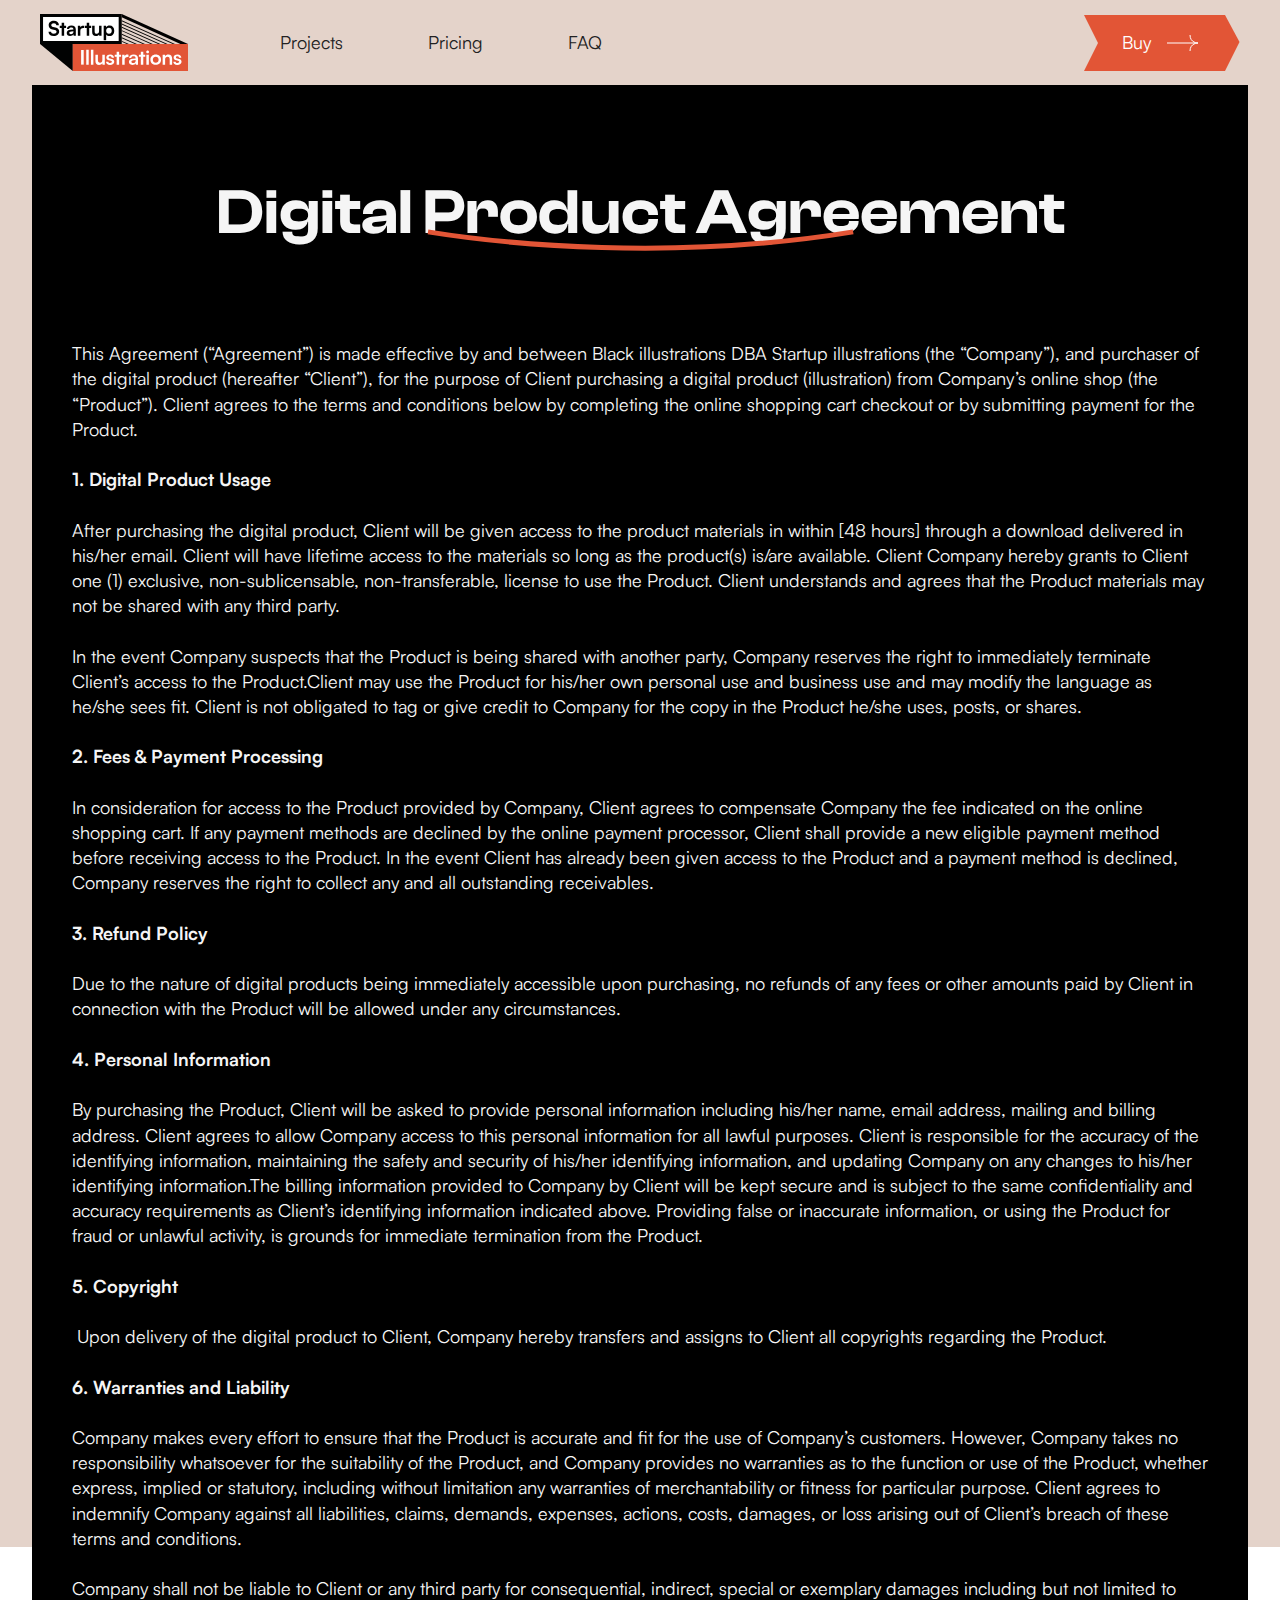
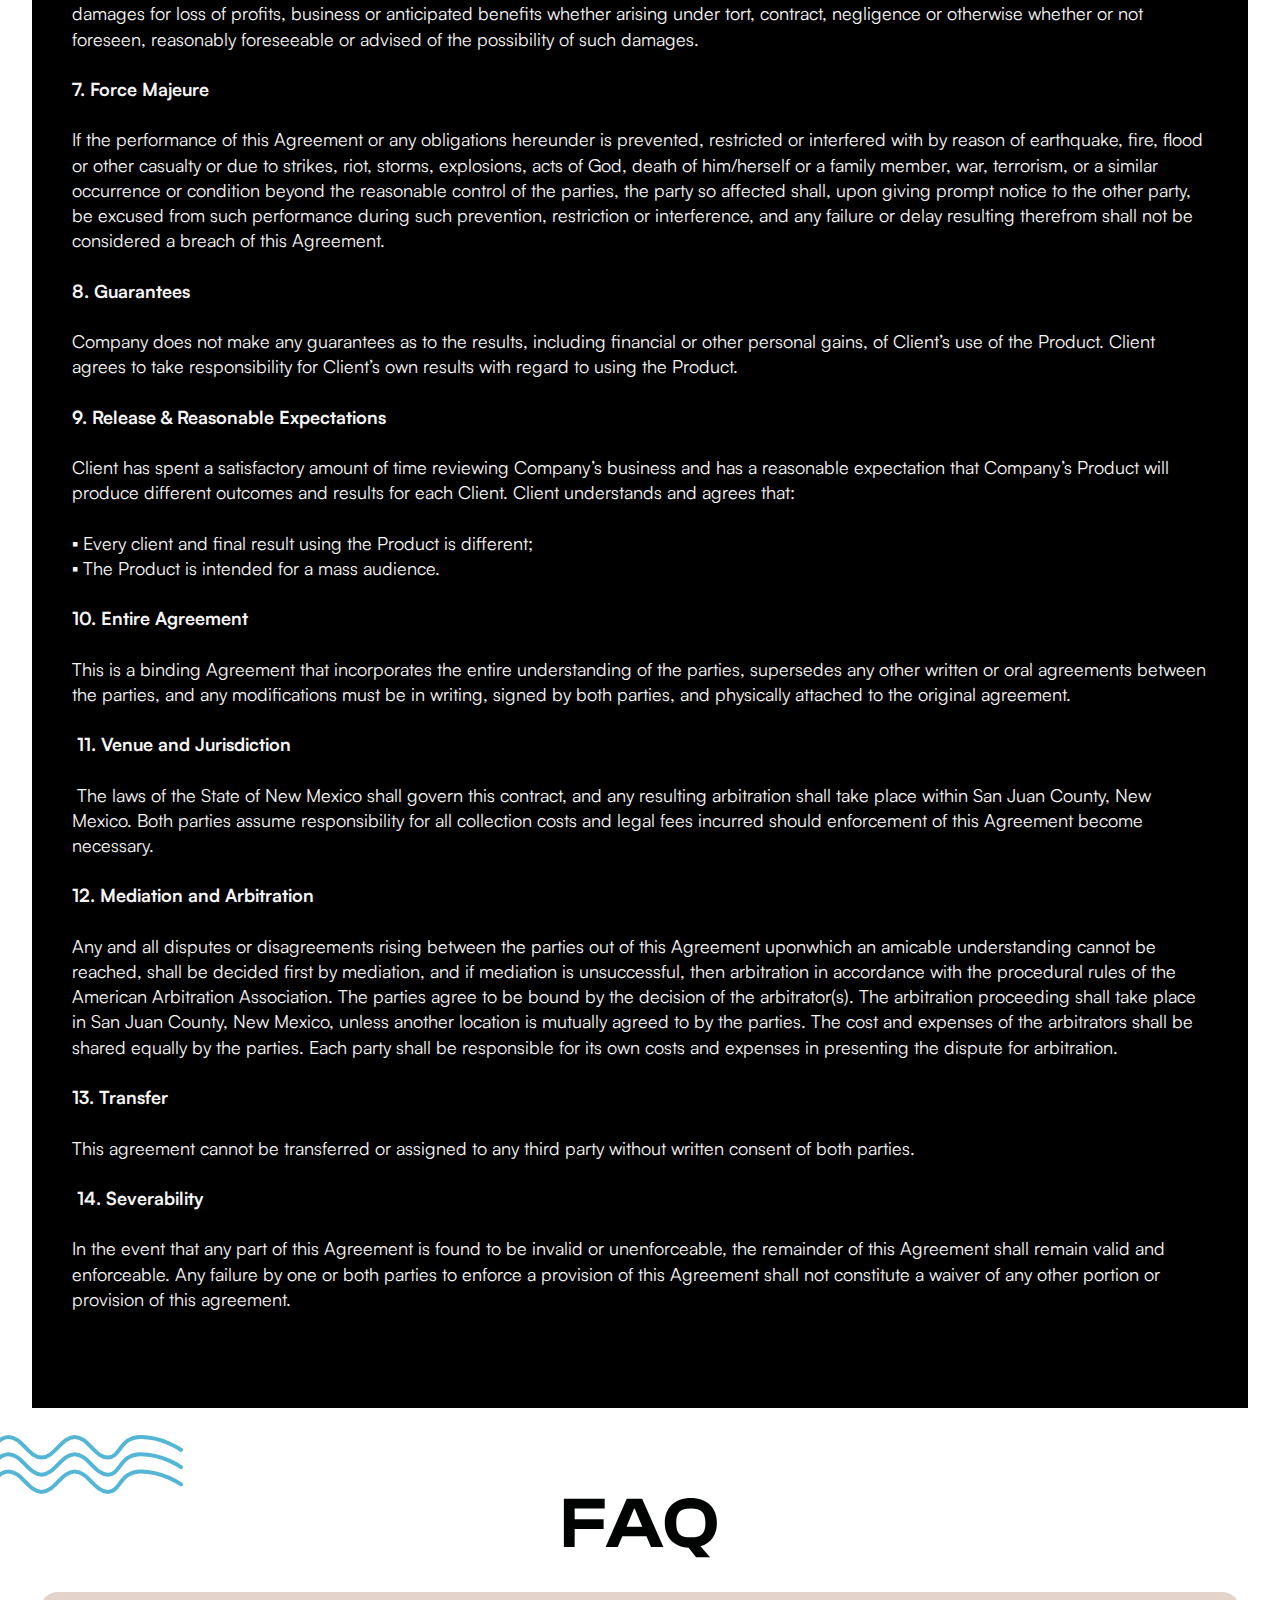
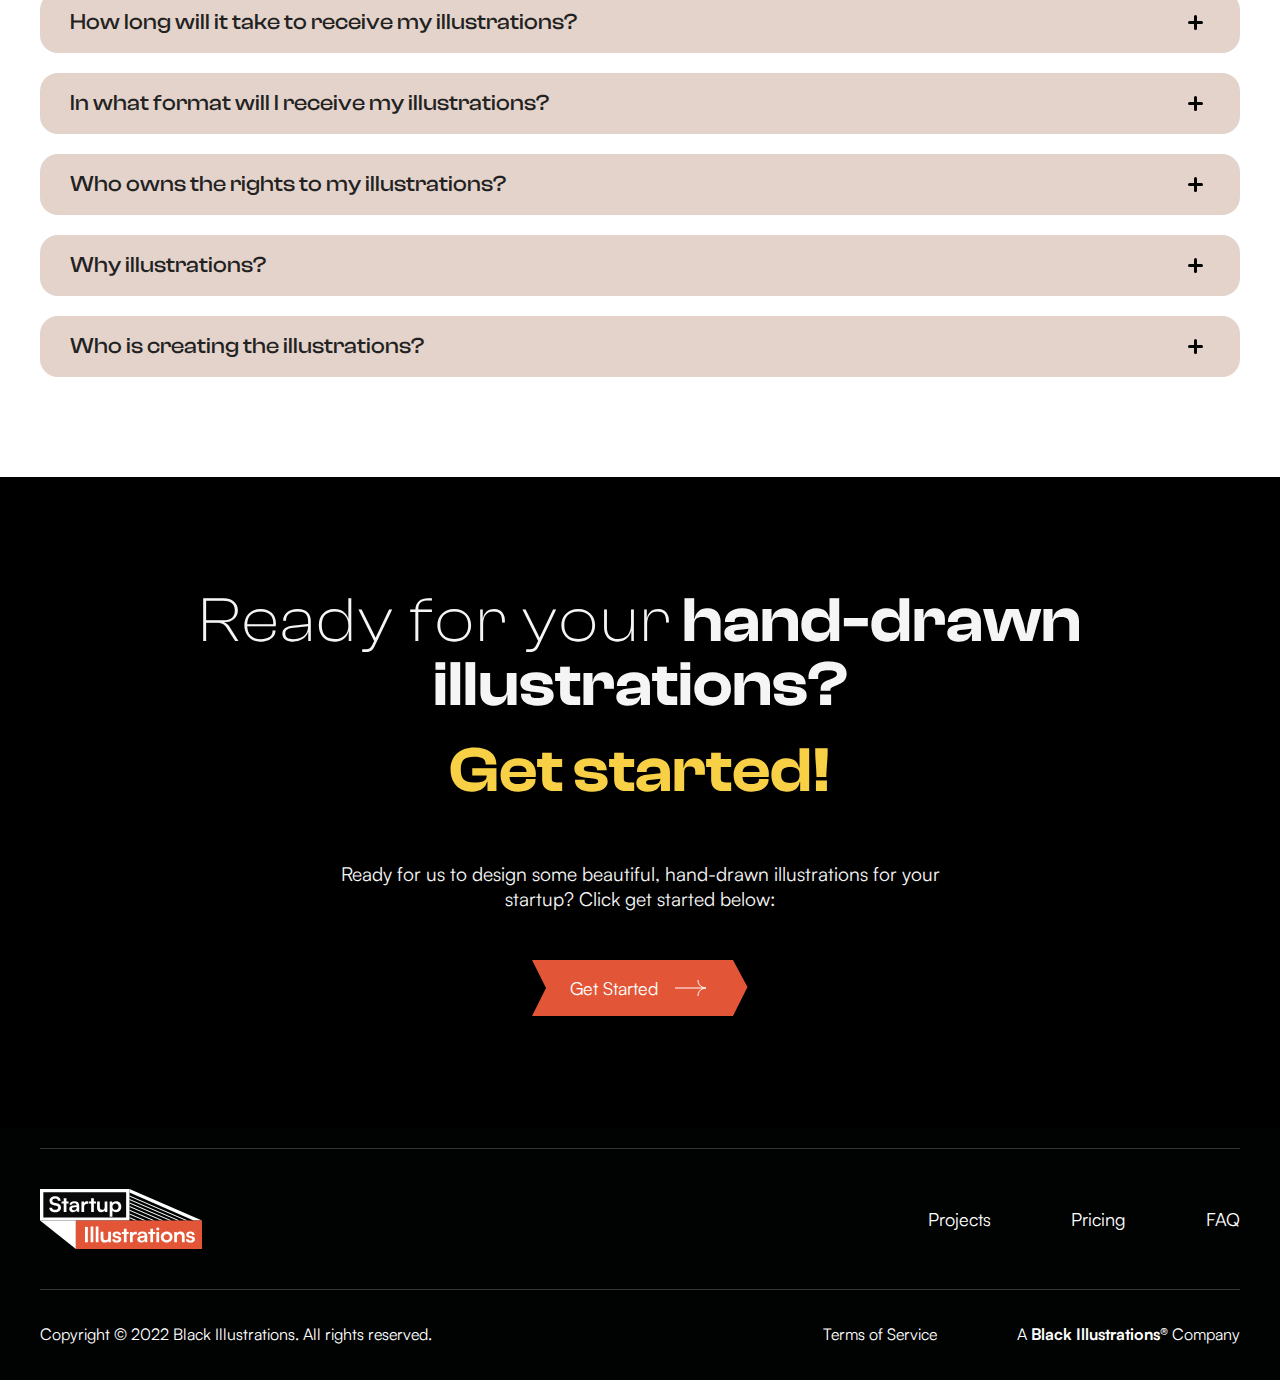
<file: digital-product-agreement.html>
<!DOCTYPE html><!--  This site was created in Webflow. https://www.webflow.com  -->
<!--  Last Published: Sun Mar 26 2023 23:14:11 GMT+0000 (Coordinated Universal Time)  -->
<html data-wf-page="63ed084bf3b6edac84baa455" data-wf-site="63ed084bf3b6ed7b75baa44c">
<head>
  <meta charset="utf-8">
  <title>Digital Product Agreement</title>
  <meta content="Digital Product Agreement" property="og:title">
  <meta content="https://uploads-ssl.webflow.com/6270ea38971e10649b13fb75/629827395a6e946c79d770cd_Startup%20Illustrations.png" property="og:image">
  <meta content="Digital Product Agreement" property="twitter:title">
  <meta content="https://uploads-ssl.webflow.com/6270ea38971e10649b13fb75/629827395a6e946c79d770cd_Startup%20Illustrations.png" property="twitter:image">
  <meta content="width=device-width, initial-scale=1" name="viewport">
  <meta content="Webflow" name="generator">
  <link href="css/normalize.css" rel="stylesheet" type="text/css">
  <link href="css/webflow.css" rel="stylesheet" type="text/css">
  <link href="css/katherin-v2.webflow.css" rel="stylesheet" type="text/css">
  <!-- [if lt IE 9]><script src="https://cdnjs.cloudflare.com/ajax/libs/html5shiv/3.7.3/html5shiv.min.js" type="text/javascript"></script><![endif] -->
  <script type="text/javascript">!function(o,c){var n=c.documentElement,t=" w-mod-";n.className+=t+"js",("ontouchstart"in o||o.DocumentTouch&&c instanceof DocumentTouch)&&(n.className+=t+"touch")}(window,document);</script>
  <link href="images/favicon.png" rel="shortcut icon" type="image/x-icon">
  <link href="images/webclip.png" rel="apple-touch-icon"><!--  Please keep this css code to improve the font quality -->
  <style>
  * {
  -webkit-font-smoothing: antialiased;
  -moz-osx-font-smoothing: grayscale;
}
</style>
  <script type="text/javascript">
    (function(c,l,a,r,i,t,y){
        c[a]=c[a]||function(){(c[a].q=c[a].q||[]).push(arguments)};
        t=l.createElement(r);t.async=1;t.src="https://www.clarity.ms/tag/"+i;
        y=l.getElementsByTagName(r)[0];y.parentNode.insertBefore(t,y);
    })(window, document, "clarity", "script", "c6536kvro6");
</script>
  <!--  Global site tag (gtag.js) - Google Analytics  -->
  <script async="" src="https://www.googletagmanager.com/gtag/js?id=G-RY8R5XG8Y7"></script>
  <script>
  window.dataLayer = window.dataLayer || [];
  function gtag(){dataLayer.push(arguments);}
  gtag('js', new Date());
  gtag('config', 'G-RY8R5XG8Y7');
</script>
</head>
<body>
  <div class="page-wrapper">
    <div class="global-styles w-embed">
      <style>
/* Snippet gets rid of top margin on first element in any rich text*/
.w-richtext>:first-child {
	margin-top: 0;
}
/* Snippet gets rid of bottom margin on last element in any rich text*/
.w-richtext>:last-child, .w-richtext ol li:last-child, .w-richtext ul li:last-child {
	margin-bottom: 0;
}
/* Snippet prevents all click and hover interaction with an element */
.clickable-off {
	pointer-events: none;
}
/* Snippet enables all click and hover interaction with an element */
.clickable-on{
  pointer-events: auto;
}
/* Snippet enables you to add class of div-square which creates and maintains a 1:1 dimension of a div.*/
.div-square::after {
	content: "";
	display: block;
	padding-bottom: 100%;
}
/*Hide focus outline for main content element*/
main:focus-visible {
	outline: -webkit-focus-ring-color auto 0px;
}
/* Make sure containers never lose their center alignment*/
.container-medium, .container-small, .container-large {
	margin-right: auto !important;
	margin-left: auto !important;
}
/*Reset buttons, and links styles*/
a {
	color: inherit;
	text-decoration: inherit;
	font-size: inherit;
}
/*Apply "..." after 3 lines of text */
.text-style-3lines {
	display: -webkit-box;
	overflow: hidden;
	-webkit-line-clamp: 3;
	-webkit-box-orient: vertical;
}
/*Apply "..." after 2 lines of text */
.text-style-2lines {
	display: -webkit-box;
	overflow: hidden;
	-webkit-line-clamp: 2;
	-webkit-box-orient: vertical;
}
</style>
    </div>
    <div data-animation="default" data-collapse="medium" data-duration="400" data-easing="ease" data-easing2="ease" role="banner" class="navbar w-nav">
      <div class="page-padding">
        <div class="container-large">
          <div class="nav-wrapper">
            <a href="index.html" class="logo-link w-nav-brand"><img src="images/Horizontal.svg" loading="lazy" alt="" class="image-3"></a>
            <nav role="navigation" class="nav-menu w-nav-menu">
              <a href="#" class="nav-link w-nav-link">Projects</a>
              <a href="#" class="nav-link w-nav-link">Pricing</a>
              <a href="#Faq" class="nav-link w-nav-link">FAQ</a>
              <a href="#" class="button-secondary nave w-inline-block"><img src="images/Rectangle-60.svg" loading="lazy" alt="" class="image-2">
                <div class="btn-icon-text-wrapper nav">
                  <div>Buy</div><img src="images/Vector.svg" loading="lazy" alt="" class="image">
                </div><img src="images/Rectangle-59.svg" loading="lazy" alt="" class="image-2">
              </a>
            </nav>
            <a href="#" class="button-secondary hide-tablet w-inline-block"><img src="images/Rectangle-60.svg" loading="lazy" alt="" class="image-2">
              <div class="btn-icon-text-wrapper">
                <div>Buy</div><img src="images/Vector.svg" loading="lazy" alt="" class="image">
              </div><img src="images/Rectangle-59.svg" loading="lazy" alt="" class="image-2">
            </a>
            <div class="menu-button w-nav-button">
              <div class="w-icon-nav-menu"></div>
            </div>
          </div>
        </div>
      </div>
    </div>
    <main class="main-wrapper">
      <div class="section-home-header"></div>
      <div id="section-business" class="section-business">
        <div class="margin-horizontal margin-custom1">
          <div class="background-color-black">
            <div class="page-padding">
              <div class="container-large">
                <div class="business-component">
                  <div class="business-heading-wrapper">
                    <h2>Digital Product Agreement<span class="text-color-orange"></span></h2><img src="images/Vector-119.svg" loading="lazy" alt="" class="image-5">
                  </div>
                  <div>This Agreement (“Agreement”) is made effective by and between Black illustrations DBA Startup illustrations (the “Company”), and purchaser of the digital product (hereafter “Client”), for the purpose of Client purchasing a digital product (illustration) from Company’s online shop (the “Product”). Client agrees to the terms and conditions below by completing the online shopping cart checkout or by submitting payment for the Product.<br><br><strong>1. Digital Product Usage <br></strong><br>After purchasing the digital product, Client will be given access to the product materials in within [48 hours] through a download delivered in his/her email. Client will have lifetime access to the materials so long as the product(s) is/are available. Client Company hereby grants to Client one (1) exclusive, non-sublicensable, non-transferable, license to use the Product. Client understands and agrees that the Product materials may not be shared with any third party. <br><br>In the event Company suspects that the Product is being shared with another party, Company reserves the right to immediately terminate Client’s access to the Product.Client may use the Product for his/her own personal use and business use and may modify the language as he/she sees fit. Client is not obligated to tag or give credit to Company for the copy in the Product he/she uses, posts, or shares. <br><br><strong>2. Fees &amp; Payment Processing <br></strong><br>In consideration for access to the Product provided by Company, Client agrees to compensate Company the fee indicated on the online shopping cart. If any payment methods are declined by the online payment processor, Client shall provide a new eligible payment method before receiving access to the Product. In the event Client has already been given access to the Product and a payment method is declined, Company reserves the right to collect any and all outstanding receivables.<br><strong><br>3. Refund Policy</strong> <br><br>Due to the nature of digital products being immediately accessible upon purchasing, no refunds of any fees or other amounts paid by Client in connection with the Product will be allowed under any circumstances.<br><br><strong>4. Personal Information<br></strong><br>By purchasing the Product, Client will be asked to provide personal information including his/her name, email address, mailing and billing address. Client agrees to allow Company access to this personal information for all lawful purposes. Client is responsible for the accuracy of the identifying information, maintaining the safety and security of his/her identifying information, and updating Company on any changes to his/her identifying information.The billing information provided to Company by Client will be kept secure and is subject to the same confidentiality and accuracy requirements as Client’s identifying information indicated above. Providing false or inaccurate information, or using the Product for fraud or unlawful activity, is grounds for immediate termination from the Product.<br><br><strong>5. Copyright<br>‍<br></strong> Upon delivery of the digital product to Client, Company hereby transfers and assigns to Client all copyrights regarding the Product.<br><br><strong>6. Warranties and Liability <br></strong><br>Company makes every effort to ensure that the Product is accurate and fit for the use of Company’s customers. However, Company takes no responsibility whatsoever for the suitability of the Product, and Company provides no warranties as to the function or use of the Product, whether express, implied or statutory, including without limitation any warranties of merchantability or fitness for particular purpose. Client agrees to indemnify Company against all liabilities, claims, demands, expenses, actions, costs, damages, or loss arising out of Client’s breach of these terms and conditions. <br><br>Company shall not be liable to Client or any third party for consequential, indirect, special or exemplary damages including but not limited to damages for loss of profits, business or anticipated benefits whether arising under tort, contract, negligence or otherwise whether or not foreseen, reasonably foreseeable or advised of the possibility of such damages. <br><br><strong>7. Force Majeure<br></strong><br>If the performance of this Agreement or any obligations hereunder is prevented, restricted or interfered with by reason of earthquake, fire, flood or other casualty or due to strikes, riot, storms, explosions, acts of God, death of him/herself or a family member, war, terrorism, or a similar occurrence or condition beyond the reasonable control of the parties, the party so affected shall, upon giving prompt notice to the other party, be excused from such performance during such prevention, restriction or interference, and any failure or delay resulting therefrom shall not be considered a breach of this Agreement.<br><br><strong>8. Guarantees <br></strong><br>Company does not make any guarantees as to the results, including financial or other personal gains, of Client’s use of the Product. Client agrees to take responsibility for Client’s own results with regard to using the Product.<br><br><strong>9. Release &amp; Reasonable Expectations <br></strong><br>Client has spent a satisfactory amount of time reviewing Company’s business and has a reasonable expectation that Company’s Product will produce different outcomes and results for each Client. Client understands and agrees that: <br><br>▪ Every client and final result using the Product is different;<br>▪ The Product is intended for a mass audience.<br><br><strong>10. Entire Agreement<br></strong><br>This is a binding Agreement that incorporates the entire understanding of the parties, supersedes any other written or oral agreements between the parties, and any modifications must be in writing, signed by both parties, and physically attached to the original agreement.<br> <br><strong> 11. Venue and Jurisdiction<br></strong>‍<br> The laws of the State of New Mexico shall govern this contract, and any resulting arbitration shall take place within San Juan County, New Mexico. Both parties assume responsibility for all collection costs and legal fees incurred should enforcement of this Agreement become necessary. <br><br><strong>12. Mediation and Arbitration <br></strong><br>Any and all disputes or disagreements rising between the parties out of this Agreement uponwhich an amicable understanding cannot be reached, shall be decided first by mediation, and if mediation is unsuccessful, then arbitration in accordance with the procedural rules of the American Arbitration Association. The parties agree to be bound by the decision of the arbitrator(s). The arbitration proceeding shall take place in San Juan County, New Mexico, unless another location is mutually agreed to by the parties. The cost and expenses of the arbitrators shall be shared equally by the parties. Each party shall be responsible for its own costs and expenses in presenting the dispute for arbitration.<br><br><strong>13. Transfer <br></strong><br>This agreement cannot be transferred or assigned to any third party without written consent of both parties.<br> <br><strong> 14. Severability<br>‍<br></strong>In the event that any part of this Agreement is found to be invalid or unenforceable, the remainder of this Agreement shall remain valid and enforceable. Any failure by one or both parties to enforce a provision of this Agreement shall not constitute a waiver of any other portion or provision of this agreement.</div>
                </div>
              </div>
            </div>
          </div>
        </div>
        <div class="white-bg-business"></div>
      </div>
      <div class="section-benefits">
        <div class="background-color-white">
          <div class="page-wrapper">
            <div class="container-large"></div>
          </div>
        </div>
      </div>
      <section id="Faq" class="section-faq">
        <div class="background-color-white">
          <div class="page-padding">
            <div class="container-large">
              <div class="padding-vertical padding-xxlarge">
                <div class="latest-heading-wrapper">
                  <h1>FAQ</h1><img src="images/Group-261.svg" loading="lazy" alt="" class="faq-bg-image">
                </div>
                <div class="margin-top margin-medium">
                  <div data-delay="0" data-hover="false" class="accrodian-item w-dropdown">
                    <div class="accrodian-toggle w-dropdown-toggle">
                      <div class="blog-accrodian-question">How long will it take to receive my illustrations?</div>
                      <div class="faq-icon">
                        <div class="faq-icon-line"></div>
                        <div class="faq-icon-line-2"></div>
                      </div>
                    </div>
                    <nav class="dropdown-list w-dropdown-list">
                      <div class="accrodian-ans">It takes about 2 weeks for us to complete an illustration set. Each illustration is hand-drawn and converted to beautiful, digital files<br></div>
                    </nav>
                  </div>
                  <div data-delay="0" data-hover="false" class="accrodian-item w-dropdown">
                    <div class="accrodian-toggle w-dropdown-toggle">
                      <div class="blog-accrodian-question">In what format will I receive my illustrations?</div>
                      <div class="faq-icon">
                        <div class="faq-icon-line"></div>
                        <div class="faq-icon-line-2"></div>
                      </div>
                    </div>
                    <nav class="dropdown-list w-dropdown-list">
                      <div class="accrodian-ans">Quite a few, actually. We provide source files, SVG, PNG, and JPG so you can use these anywhere. <br></div>
                    </nav>
                  </div>
                  <div data-delay="0" data-hover="false" class="accrodian-item w-dropdown">
                    <div class="accrodian-toggle w-dropdown-toggle">
                      <div class="blog-accrodian-question">Who owns the rights to my illustrations?</div>
                      <div class="faq-icon">
                        <div class="faq-icon-line"></div>
                        <div class="faq-icon-line-2"></div>
                      </div>
                    </div>
                    <nav class="dropdown-list w-dropdown-list">
                      <div class="accrodian-ans">You do! We relinquish rights over to you as soon as they&#x27;re approved and you can use them for personal or commercial use. <br></div>
                    </nav>
                  </div>
                  <div data-delay="0" data-hover="false" class="accrodian-item w-dropdown">
                    <div class="accrodian-toggle w-dropdown-toggle">
                      <div class="blog-accrodian-question">Why illustrations?</div>
                      <div class="faq-icon">
                        <div class="faq-icon-line"></div>
                        <div class="faq-icon-line-2"></div>
                      </div>
                    </div>
                    <nav class="dropdown-list w-dropdown-list">
                      <div class="accrodian-ans">Well, for one: they&#x27;re awesome. Plus, they&#x27;re a great way to showcase content on a website, new design or digital property to add life and diversity to a project. <br></div>
                    </nav>
                  </div>
                  <div data-delay="0" data-hover="false" class="accrodian-item w-dropdown">
                    <div class="accrodian-toggle w-dropdown-toggle">
                      <div class="blog-accrodian-question">Who is creating the illustrations?</div>
                      <div class="faq-icon">
                        <div class="faq-icon-line"></div>
                        <div class="faq-icon-line-2"></div>
                      </div>
                    </div>
                    <nav class="dropdown-list w-dropdown-list">
                      <div class="accrodian-ans">We have. a diverse team of illustrators with distinct styles on our staff that help design and develop illustrations for your business. <br></div>
                    </nav>
                  </div>
                </div>
              </div>
            </div>
          </div>
        </div>
      </section>
      <div class="section-cta">
        <div class="background-color-black">
          <div class="page-padding">
            <div class="container-large">
              <div class="padding-vertical padding-xxlarge">
                <div class="cta-component">
                  <div class="cta-top-wrapper">
                    <div class="cta-top-heading-wrapper">
                      <h2 class="heading-3"><span class="text-style-change">Ready for your</span> hand-drawn</h2>
                      <h2 class="heading-3">illustrations?</h2><img src="images/Group-314.svg" loading="lazy" alt="" class="image-8">
                      <h2 class="heading-3 text-color-yellow">Get started!</h2><img src="images/Vector-119_1.svg" loading="lazy" alt="" class="image-7">
                    </div>
                    <div class="padding-vertical padding-large">
                      <div class="container-xsmall">
                        <p>Ready for us to design some beautiful, hand-drawn illustrations for your startup? Click get started below:</p>
                      </div>
                    </div>
                    <a href="#" class="button-secondary w-inline-block"><img src="images/Rectangle-60.svg" loading="lazy" alt="" class="image-2">
                      <div class="btn-icon-text-wrapper">
                        <div>Get Started</div><img src="images/Vector.svg" loading="lazy" alt="" class="image">
                      </div><img src="images/Rectangle-59.svg" loading="lazy" alt="" class="image-2">
                    </a>
                  </div>
                </div>
              </div>
            </div>
          </div>
        </div>
      </div>
    </main>
    <div class="footer">
      <div class="page-padding">
        <div class="container-large">
          <div class="footer-flex-container">
            <a href="index.html" class="footer-logo-link"><img src="images/Horizontal_1.svg" alt="" class="footer-image"></a>
            <div class="footer-link-wrapper">
              <a href="#" class="foter-link">Projects</a>
              <a href="#" class="foter-link">Pricing</a>
              <a href="#Faq" class="foter-link">FAQ</a>
            </div>
          </div>
          <div class="foter-text-wrapper">
            <div class="text-size-regular">Copyright © 2022 Black Illustrations. All rights reserved.</div>
            <div class="footer-link-wrapper text-size-regular">
              <a href="#" class="foter-link">Terms of Service</a>
              <a href="http://BlackIllustrations.com" target="_blank" class="foter-link">A <strong>Black Illustrations®</strong> Company</a>
            </div>
          </div>
        </div>
      </div>
    </div>
  </div>
  <script src="https://d3e54v103j8qbb.cloudfront.net/js/jquery-3.5.1.min.dc5e7f18c8.js?site=63ed084bf3b6ed7b75baa44c" type="text/javascript" integrity="sha256-9/aliU8dGd2tb6OSsuzixeV4y/faTqgFtohetphbbj0=" crossorigin="anonymous"></script>
  <script src="js/webflow.js" type="text/javascript"></script>
  <!-- [if lte IE 9]><script src="https://cdnjs.cloudflare.com/ajax/libs/placeholders/3.0.2/placeholders.min.js"></script><![endif] -->
  <!--  Add the code below inside the <body> tags of your HTML page  -->
  <script>
window.VIDEOASK_EMBED_CONFIG = {
  "kind": "widget",
  "url": "https://www.videoask.com/fkjqan129",
  "options": {
    "widgetType": "VideoThumbnailWindowTall",
    "text": "",
    "backgroundColor": "#E25536",
    "position": "bottom-right",
    "dismissible": false
  }
}
</script>
  <script src="https://www.videoask.com/embed/embed.js"></script>
  <!--  Important!!! In order to allow your videoask to open up on the same page when interacting with the widget, your website must use the secure https:// protocol (i.e have an SSL certificate). Otherwise, when clicking the widget, a new tab will be automatically opened in the browser.
 -->
</body>
</html>
</file>
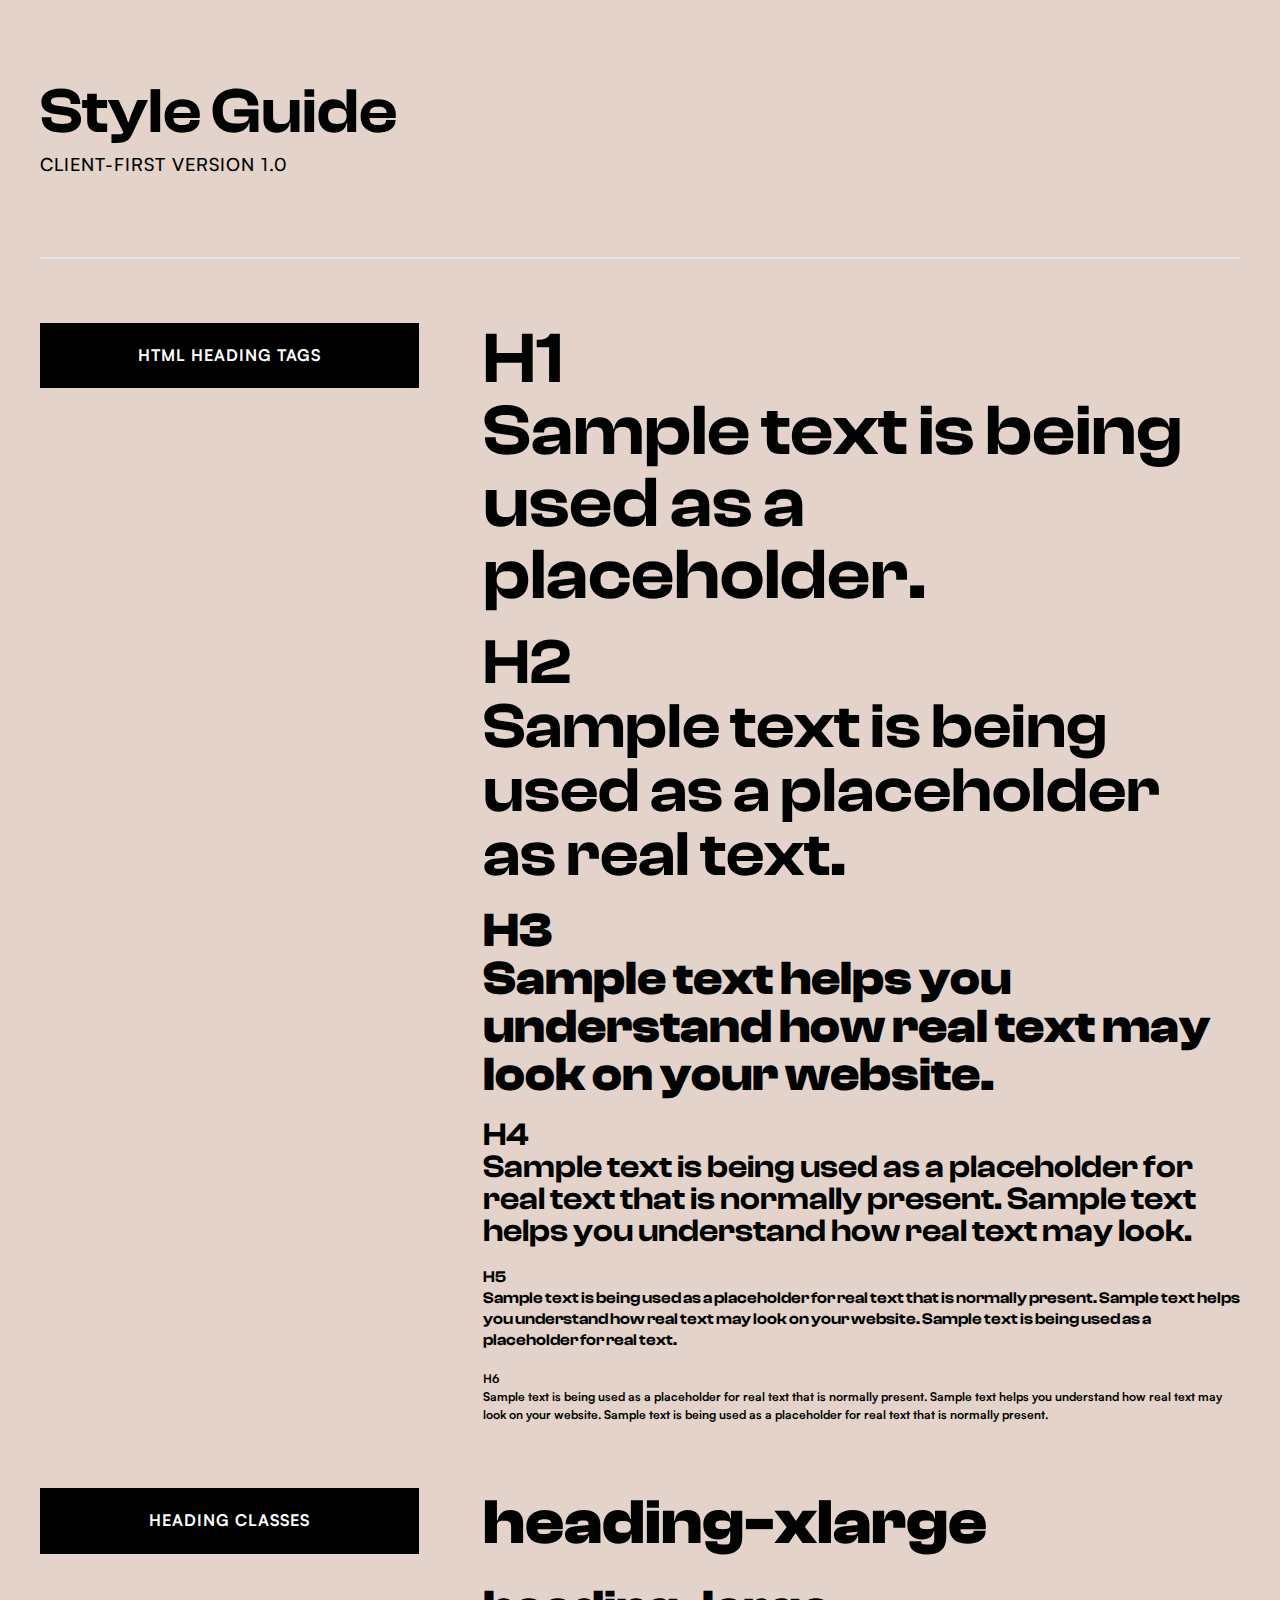
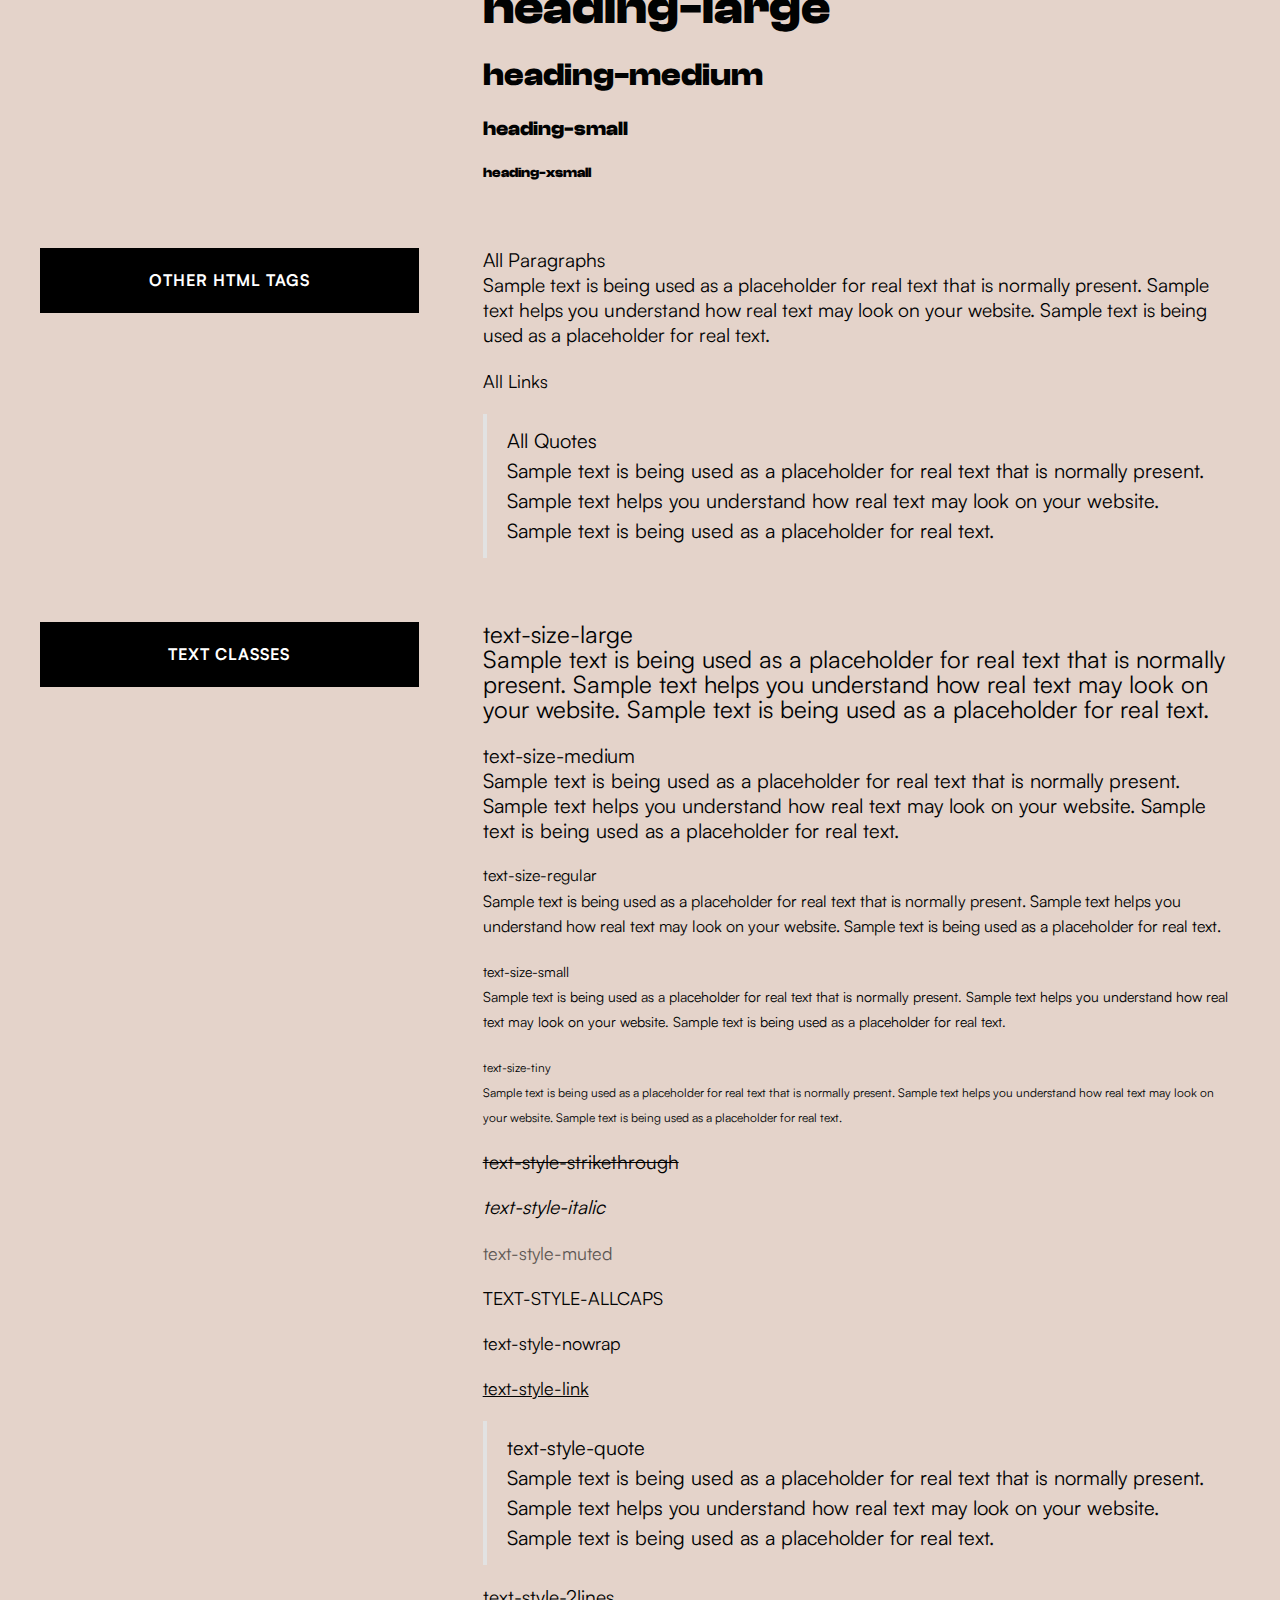
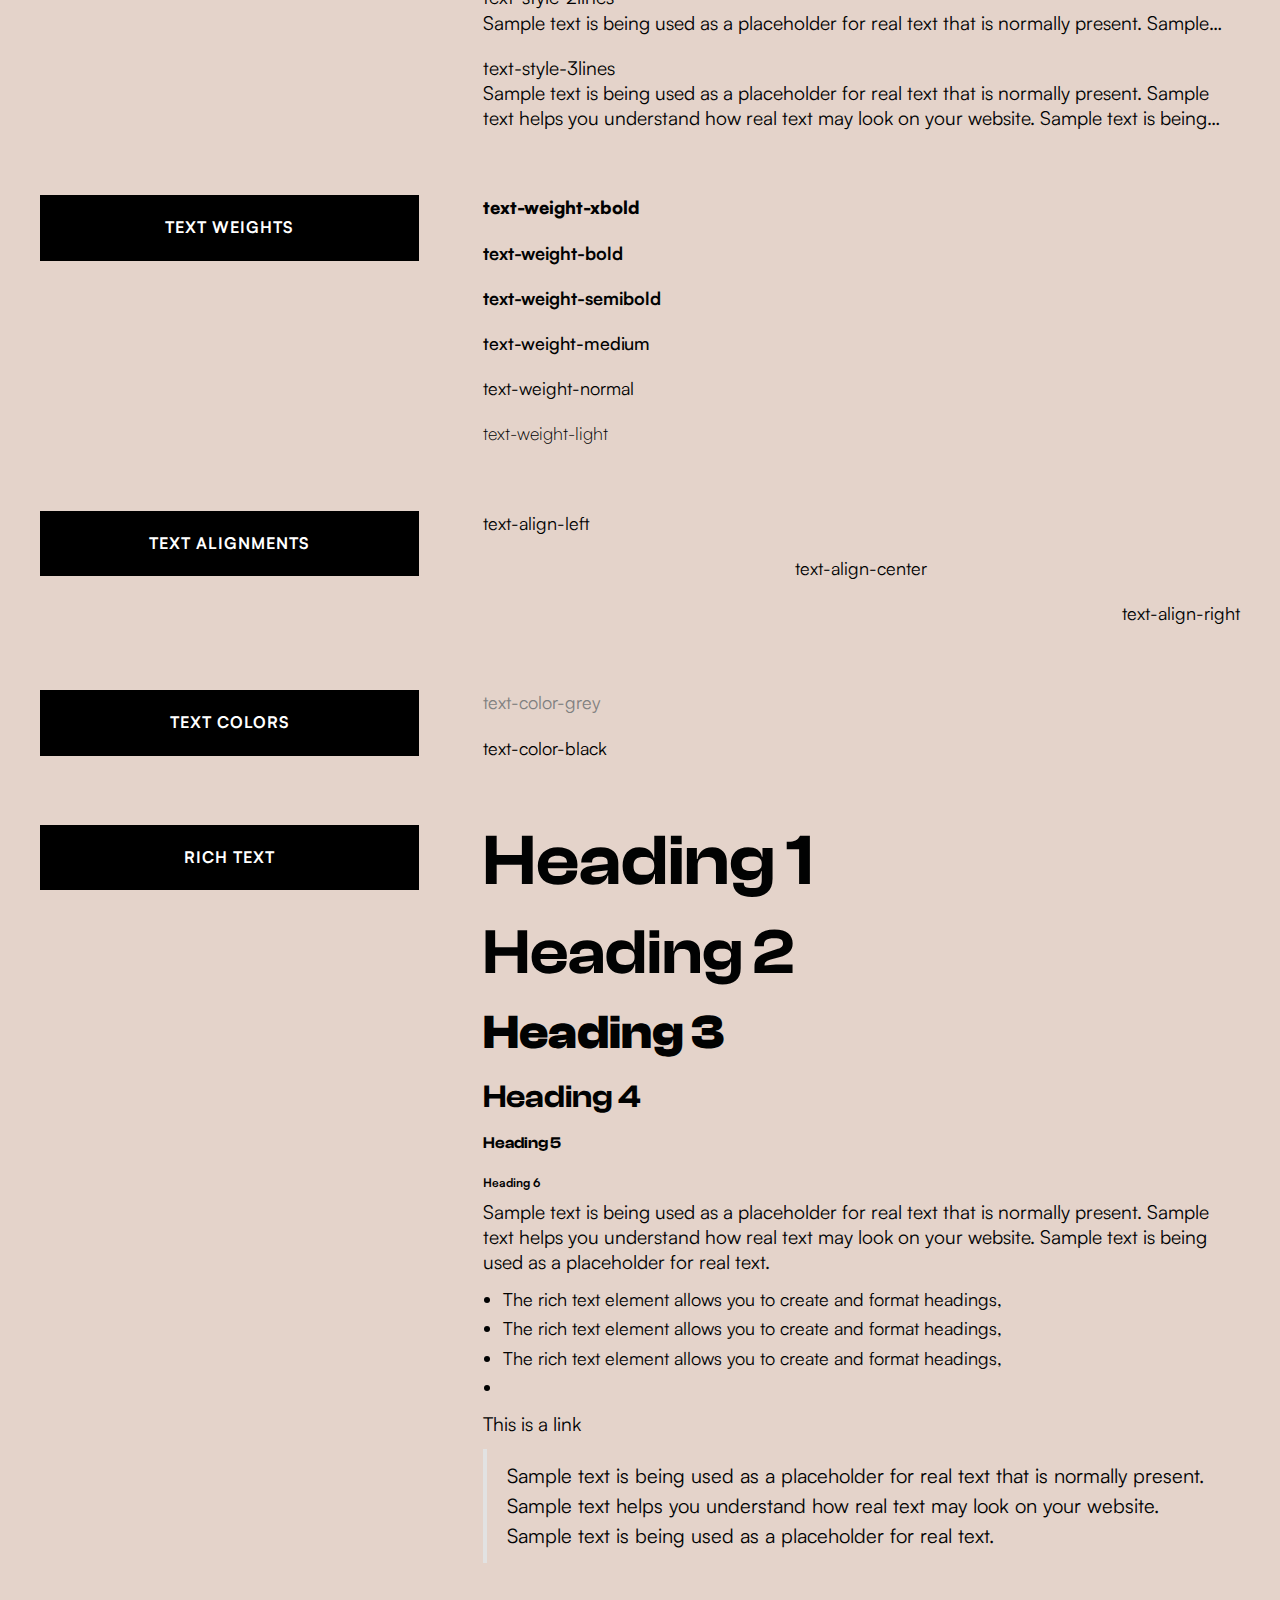
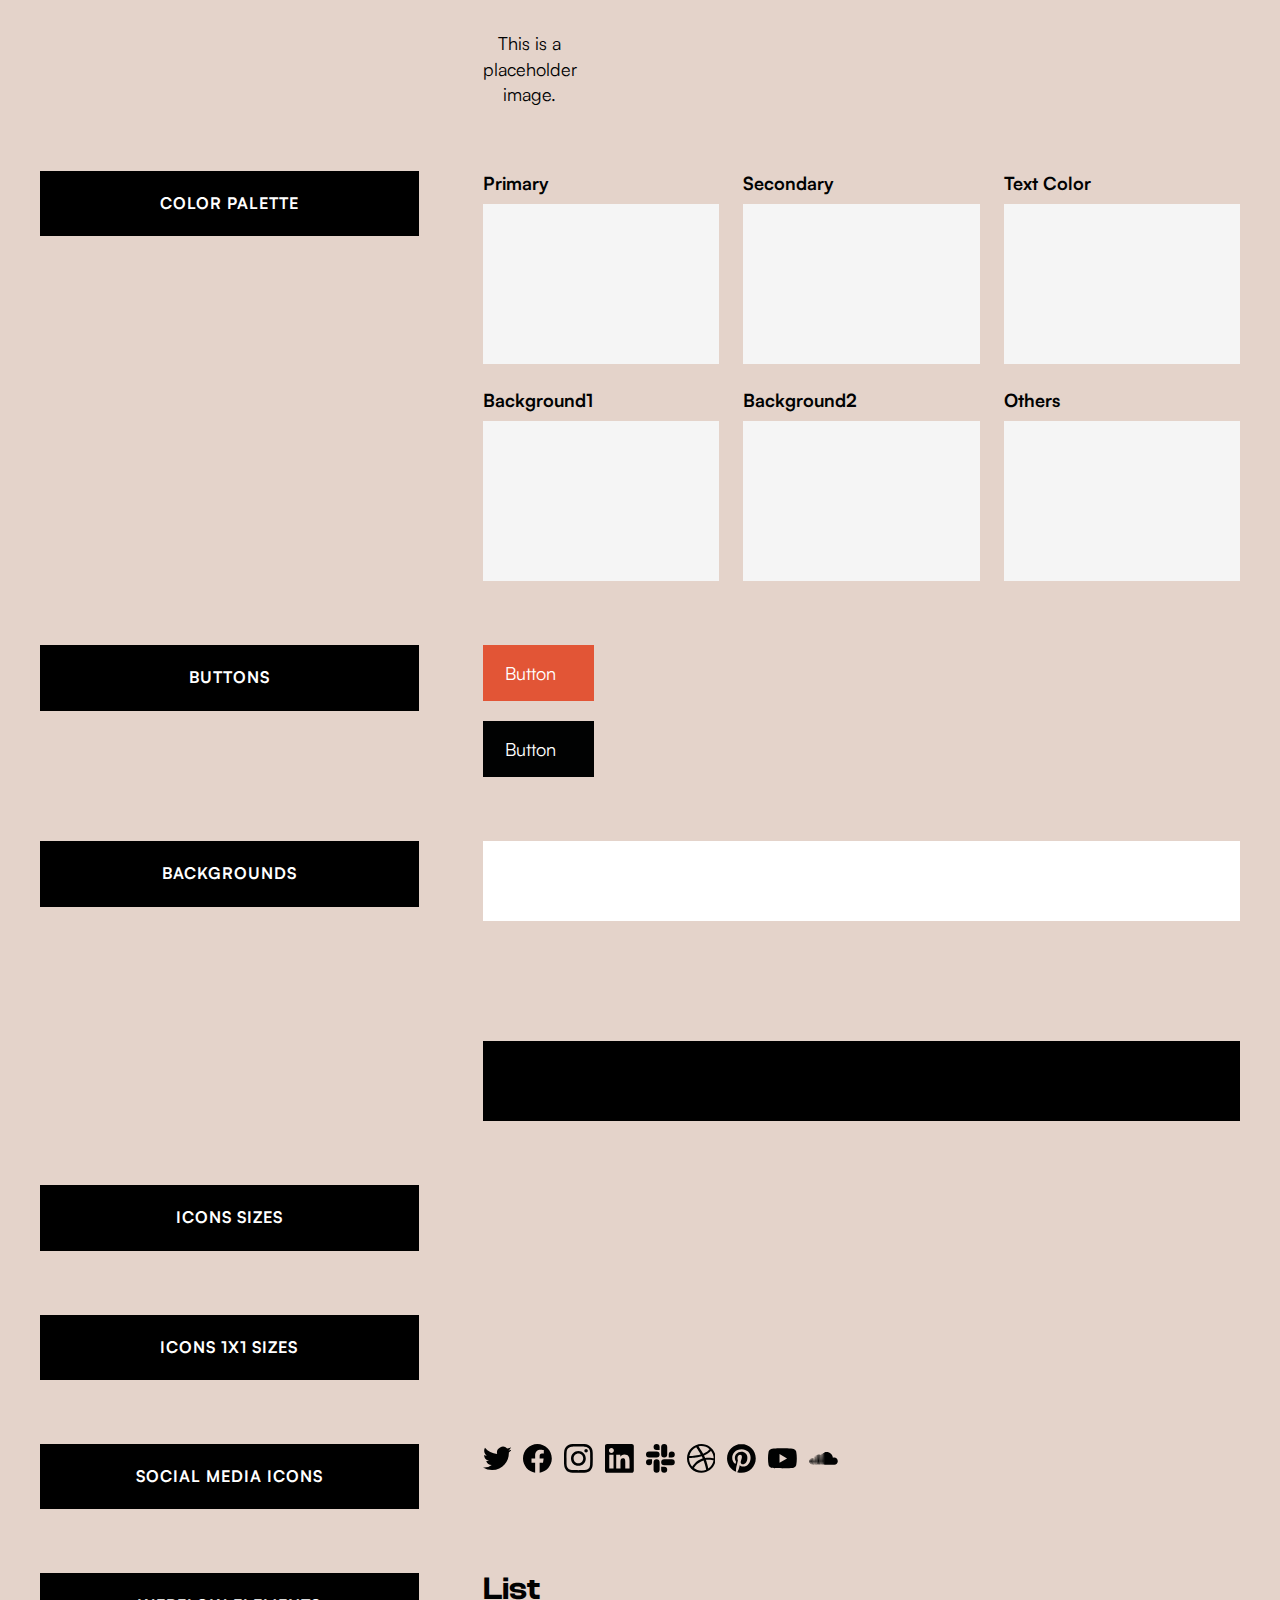
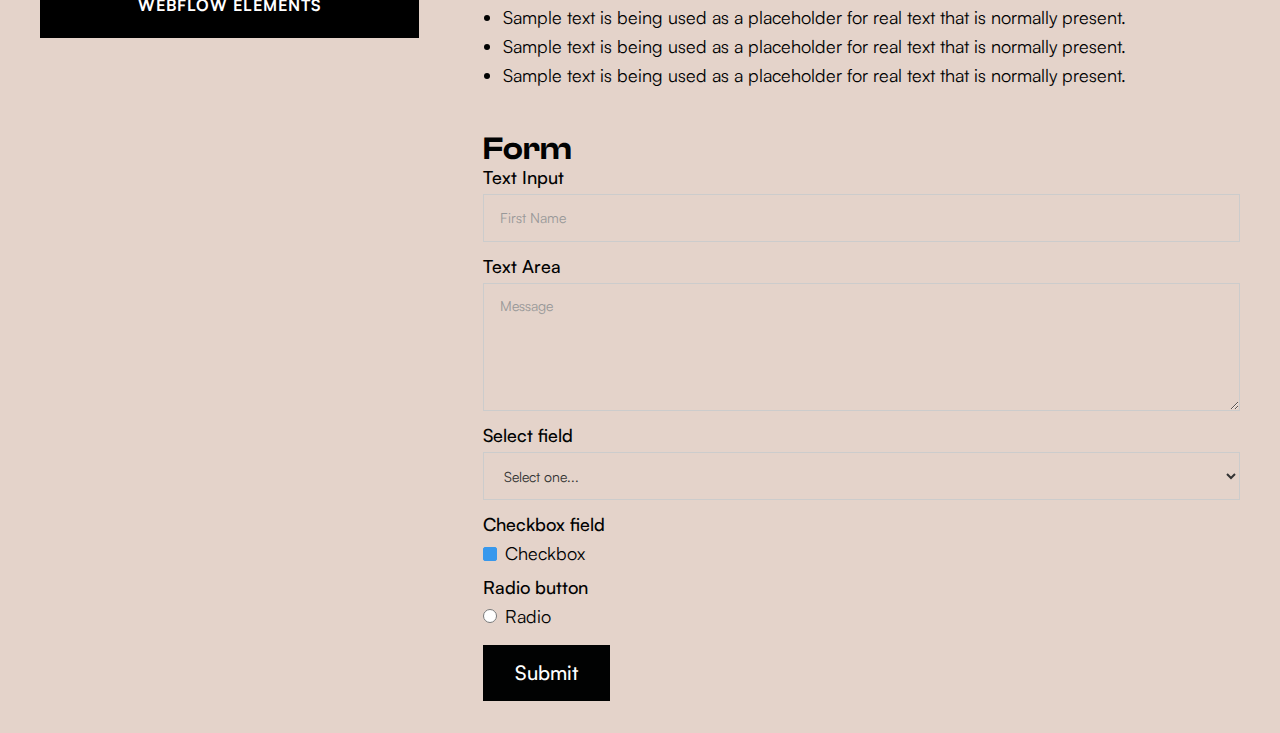
<file: style-guide.html>
<!DOCTYPE html><!--  This site was created in Webflow. https://www.webflow.com  -->
<!--  Last Published: Sun Mar 26 2023 23:14:11 GMT+0000 (Coordinated Universal Time)  -->
<html data-wf-page="63ed084bf3b6ed7903baa456" data-wf-site="63ed084bf3b6ed7b75baa44c">
<head>
  <meta charset="utf-8">
  <title>Style Guide</title>
  <meta content="Style Guide" property="og:title">
  <meta content="Style Guide" property="twitter:title">
  <meta content="width=device-width, initial-scale=1" name="viewport">
  <meta content="Webflow" name="generator">
  <link href="css/normalize.css" rel="stylesheet" type="text/css">
  <link href="css/webflow.css" rel="stylesheet" type="text/css">
  <link href="css/katherin-v2.webflow.css" rel="stylesheet" type="text/css">
  <!-- [if lt IE 9]><script src="https://cdnjs.cloudflare.com/ajax/libs/html5shiv/3.7.3/html5shiv.min.js" type="text/javascript"></script><![endif] -->
  <script type="text/javascript">!function(o,c){var n=c.documentElement,t=" w-mod-";n.className+=t+"js",("ontouchstart"in o||o.DocumentTouch&&c instanceof DocumentTouch)&&(n.className+=t+"touch")}(window,document);</script>
  <link href="images/favicon.png" rel="shortcut icon" type="image/x-icon">
  <link href="images/webclip.png" rel="apple-touch-icon"><!--  Please keep this css code to improve the font quality -->
  <style>
  * {
  -webkit-font-smoothing: antialiased;
  -moz-osx-font-smoothing: grayscale;
}
</style>
  <script type="text/javascript">
    (function(c,l,a,r,i,t,y){
        c[a]=c[a]||function(){(c[a].q=c[a].q||[]).push(arguments)};
        t=l.createElement(r);t.async=1;t.src="https://www.clarity.ms/tag/"+i;
        y=l.getElementsByTagName(r)[0];y.parentNode.insertBefore(t,y);
    })(window, document, "clarity", "script", "c6536kvro6");
</script>
  <!--  Global site tag (gtag.js) - Google Analytics  -->
  <script async="" src="https://www.googletagmanager.com/gtag/js?id=G-RY8R5XG8Y7"></script>
  <script>
  window.dataLayer = window.dataLayer || [];
  function gtag(){dataLayer.push(arguments);}
  gtag('js', new Date());
  gtag('config', 'G-RY8R5XG8Y7');
</script>
</head>
<body>
  <div class="fs-styleguide_component">
    <div class="fs-styleguide_elements">
      <div class="page-padding">
        <div class="container-large">
          <div class="fs-styleguide_page-header">
            <h2>Style Guide</h2>
            <div class="margin-top margin-xsmall">
              <a href="https://client-first.webflow.io/" target="_blank" class="fs-styleguide_version-details">Client-First Version 1.0</a>
            </div>
          </div>
          <div class="fs-styleguide_section">
            <div class="fs-styleguide_section-type">
              <div>HTML Heading Tags</div>
            </div>
            <div class="fs-styleguide_1-col">
              <h1>H1<br>Sample text is being used as a placeholder.</h1>
              <h2>H2<br>Sample text is being used as a placeholder as real text.</h2>
              <h3>H3<br>Sample text helps you understand how real text may look on your website.</h3>
              <h4>H4<br>Sample text is being used as a placeholder for real text that is normally present. Sample text helps you understand how real text may look.</h4>
              <h5>H5<br>Sample text is being used as a placeholder for real text that is normally present. Sample text helps you understand how real text may look on your website. Sample text is being used as a placeholder for real text.</h5>
              <h6>H6<br>Sample text is being used as a placeholder for real text that is normally present. Sample text helps you understand how real text may look on your website. Sample text is being used as a placeholder for real text that is normally present.</h6>
            </div>
          </div>
          <div class="fs-styleguide_section">
            <div class="fs-styleguide_section-type">
              <div>Heading Classes</div>
            </div>
            <div class="fs-styleguide_1-col">
              <h2 class="heading-xlarge">heading-xlarge</h2>
              <h2 class="heading-large">heading-large</h2>
              <h2 class="heading-medium">heading-medium</h2>
              <h2 class="heading-small">heading-small</h2>
              <h2 class="heading-xsmall">heading-xsmall</h2>
            </div>
          </div>
          <div class="fs-styleguide_section">
            <div class="fs-styleguide_section-type">
              <div>Other HTML Tags</div>
            </div>
            <div class="fs-styleguide_1-col">
              <p>All Paragraphs<br>Sample text is being used as a placeholder for real text that is normally present. Sample text helps you understand how real text may look on your website. Sample text is being used as a placeholder for real text.<br></p>
              <a href="#">All Links</a>
              <blockquote>All Quotes<br>Sample text is being used as a placeholder for real text that is normally present. Sample text helps you understand how real text may look on your website. Sample text is being used as a placeholder for real text.</blockquote>
            </div>
          </div>
          <div class="fs-styleguide_section">
            <div class="fs-styleguide_section-type">
              <div>Text Classes</div>
            </div>
            <div class="fs-styleguide_1-col">
              <p class="text-size-large">text-size-large <br>Sample text is being used as a placeholder for real text that is normally present. Sample text helps you understand how real text may look on your website. Sample text is being used as a placeholder for real text.<br></p>
              <p class="text-size-medium">text-size-medium<br>Sample text is being used as a placeholder for real text that is normally present. Sample text helps you understand how real text may look on your website. Sample text is being used as a placeholder for real text.</p>
              <p class="text-size-regular">text-size-regular<br>Sample text is being used as a placeholder for real text that is normally present. Sample text helps you understand how real text may look on your website. Sample text is being used as a placeholder for real text.</p>
              <p class="text-size-small">text-size-small<br>Sample text is being used as a placeholder for real text that is normally present. Sample text helps you understand how real text may look on your website. Sample text is being used as a placeholder for real text.</p>
              <p class="text-size-tiny">text-size-tiny<br>Sample text is being used as a placeholder for real text that is normally present. Sample text helps you understand how real text may look on your website. Sample text is being used as a placeholder for real text.</p>
              <p class="text-style-strikethrough">text-style-strikethrough<br></p>
              <p class="text-style-italic">text-style-italic<br></p>
              <div class="text-style-muted">text-style-muted<br></div>
              <div class="text-style-allcaps">text-style-allcaps<br></div>
              <div class="text-style-nowrap">text-style-nowrap</div>
              <a href="#" class="text-style-link">text-style-link</a>
              <blockquote class="text-style-quote">text-style-quote<br>Sample text is being used as a placeholder for real text that is normally present. Sample text helps you understand how real text may look on your website. Sample text is being used as a placeholder for real text.</blockquote>
              <p class="text-style-2lines">text-style-2lines<br>Sample text is being used as a placeholder for real text that is normally present. Sample text helps you understand how real text may look on your website. Sample text is being used as a placeholder for real text.</p>
              <p class="text-style-3lines">text-style-3lines<br>Sample text is being used as a placeholder for real text that is normally present. Sample text helps you understand how real text may look on your website. Sample text is being used as a placeholder for real text.dolor sit amet,</p>
            </div>
          </div>
          <div class="fs-styleguide_section">
            <div class="fs-styleguide_section-type">
              <div>Text Weights</div>
            </div>
            <div class="fs-styleguide_1-col">
              <div class="text-weight-xbold">text-weight-xbold</div>
              <div class="text-weight-bold">text-weight-bold</div>
              <div class="text-weight-semibold">text-weight-semibold</div>
              <div class="text-weight-medium">text-weight-medium</div>
              <div class="text-weight-normal">text-weight-normal</div>
              <div class="text-weight-light">text-weight-light</div>
            </div>
          </div>
          <div class="fs-styleguide_section">
            <div class="fs-styleguide_section-type">
              <div>Text Alignments</div>
            </div>
            <div class="fs-styleguide_1-col">
              <div class="text-align-left">text-align-left</div>
              <div class="text-align-center">text-align-center</div>
              <div class="text-align-right">text-align-right</div>
            </div>
          </div>
          <div class="fs-styleguide_section">
            <div class="fs-styleguide_section-type">
              <div>Text Colors</div>
            </div>
            <div class="fs-styleguide_1-col">
              <div class="text-color-grey">text-color-grey</div>
              <div class="text-color-black">text-color-black</div>
            </div>
          </div>
          <div class="fs-styleguide_section">
            <div class="fs-styleguide_section-type">
              <div>Rich Text</div>
            </div>
            <div class="fs-styleguide_1-col">
              <div class="text-rich-text w-richtext">
                <h1>Heading 1</h1>
                <h2>Heading 2</h2>
                <h3>Heading 3</h3>
                <h4>Heading 4</h4>
                <h5>Heading 5</h5>
                <h6>Heading 6</h6>
                <p>Sample text is being used as a placeholder for real text that is normally present. Sample text helps you understand how real text may look on your website. Sample text is being used as a placeholder for real text.</p>
                <ul role="list">
                  <li>The rich text element allows you to create and format headings,</li>
                  <li>The rich text element allows you to create and format headings,</li>
                  <li>The rich text element allows you to create and format headings,</li>
                  <li>‍</li>
                </ul>
                <p>
                  <a href="http://youtube.com">This is a link</a>
                </p>
                <blockquote>Sample text is being used as a placeholder for real text that is normally present. Sample text helps you understand how real text may look on your website. Sample text is being used as a placeholder for real text.</blockquote>
                <figure style="max-width:" class="w-richtext-align-normal w-richtext-figure-type-image">
                  <div><img src="images/Placeholder.svg" loading="lazy" alt="Placeholder"></div>
                  <figcaption>This is a placeholder image.</figcaption>
                </figure>
              </div>
            </div>
          </div>
          <div class="fs-styleguide_section">
            <div class="fs-styleguide_section-type">
              <div>Color Palette</div>
            </div>
            <div class="fs-styleguide_3-col">
              <div class="fs-styleguide_color-sample-wrapper">
                <div class="text-weight-semibold">Primary</div>
                <div class="fs-styleguide_color-sample is-primary"></div>
              </div>
              <div class="fs-styleguide_color-sample-wrapper">
                <div class="text-weight-semibold">Secondary</div>
                <div class="fs-styleguide_color-sample is-secondary"></div>
              </div>
              <div class="fs-styleguide_color-sample-wrapper">
                <div class="text-weight-semibold">Text Color</div>
                <div class="fs-styleguide_color-sample is-text-color"></div>
              </div>
              <div class="fs-styleguide_color-sample-wrapper">
                <div class="text-weight-semibold">Background1</div>
                <div class="fs-styleguide_color-sample is-background1"></div>
              </div>
              <div class="fs-styleguide_color-sample-wrapper">
                <div class="text-weight-semibold">Background2</div>
                <div class="fs-styleguide_color-sample is-background2"></div>
              </div>
              <div class="fs-styleguide_color-sample-wrapper">
                <div class="text-weight-semibold">Others</div>
                <div class="fs-styleguide_color-sample is-others"></div>
              </div>
            </div>
          </div>
          <div class="fs-styleguide_section">
            <div class="fs-styleguide_section-type">
              <div>Buttons</div>
            </div>
            <div class="fs-styleguide_2-col">
              <div class="fs-styleguide_1-col">
                <a href="#" class="button-secondary w-inline-block"><img src="images/Rectangle-60.svg" loading="lazy" alt="" class="image-2">
                  <div class="btn-icon-text-wrapper">
                    <div>Button</div><img src="images/Vector.svg" loading="lazy" alt="" class="image">
                  </div><img src="images/Rectangle-59.svg" loading="lazy" alt="" class="image-2">
                </a>
                <a href="#" class="button-dark w-inline-block"><img src="images/Rectangle-62.svg" loading="lazy" alt="" class="image-2">
                  <div class="btn-icon-text-wrapper dark">
                    <div>Button</div><img src="images/Vector.svg" loading="lazy" alt="" class="image">
                  </div><img src="images/Rectangle-61.svg" loading="lazy" alt="" class="image-2">
                </a>
              </div>
            </div>
          </div>
          <div class="fs-styleguide_section">
            <div class="fs-styleguide_section-type">
              <div>Backgrounds</div>
            </div>
            <div class="fs-styleguide_1-col">
              <div class="background-color-white">
                <div class="fs-styleguide_background-spacer"></div>
              </div>
              <div class="background-color-brown">
                <div class="fs-styleguide_background-spacer"></div>
              </div>
              <div class="background-color-black">
                <div class="fs-styleguide_background-spacer"></div>
              </div>
            </div>
          </div>
          <div class="fs-styleguide_section">
            <div class="fs-styleguide_section-type">
              <div>Icons Sizes</div>
            </div>
            <div class="fs-styleguide_row"><img src="https://d3e54v103j8qbb.cloudfront.net/plugins/Basic/assets/placeholder.60f9b1840c.svg" loading="lazy" alt="" class="icon-small"><img src="https://d3e54v103j8qbb.cloudfront.net/plugins/Basic/assets/placeholder.60f9b1840c.svg" loading="lazy" alt="" class="icon-medium"><img src="https://d3e54v103j8qbb.cloudfront.net/plugins/Basic/assets/placeholder.60f9b1840c.svg" loading="lazy" alt="" class="icon-large"></div>
          </div>
          <div class="fs-styleguide_section">
            <div class="fs-styleguide_section-type">
              <div>Icons 1x1 Sizes</div>
            </div>
            <div class="fs-styleguide_row"><img src="https://d3e54v103j8qbb.cloudfront.net/plugins/Basic/assets/placeholder.60f9b1840c.svg" loading="lazy" alt="" class="icon-1x1-small"><img src="https://d3e54v103j8qbb.cloudfront.net/plugins/Basic/assets/placeholder.60f9b1840c.svg" loading="lazy" alt="" class="icon-1x1-medium"><img src="https://d3e54v103j8qbb.cloudfront.net/plugins/Basic/assets/placeholder.60f9b1840c.svg" loading="lazy" alt="" class="icon-1x1-large"></div>
          </div>
          <div class="fs-styleguide_section">
            <div class="fs-styleguide_section-type">
              <div>Social Media Icons</div>
            </div>
            <div class="fs-styleguide_row is-for-social-icons">
              <div class="icon-1x1-small w-embed"><svg aria-hidden="true" role="img" fill="currentColor" xmlns="http://www.w3.org/2000/svg" viewbox="0 0 24 24">
                  <title>Twitter icon</title>
                  <path d="M23.953 4.57a10 10 0 01-2.825.775 4.958 4.958 0 002.163-2.723c-.951.555-2.005.959-3.127 1.184a4.92 4.92 0 00-8.384 4.482C7.69 8.095 4.067 6.13 1.64 3.162a4.822 4.822 0 00-.666 2.475c0 1.71.87 3.213 2.188 4.096a4.904 4.904 0 01-2.228-.616v.06a4.923 4.923 0 003.946 4.827 4.996 4.996 0 01-2.212.085 4.936 4.936 0 004.604 3.417 9.867 9.867 0 01-6.102 2.105c-.39 0-.779-.023-1.17-.067a13.995 13.995 0 007.557 2.209c9.053 0 13.998-7.496 13.998-13.985 0-.21 0-.42-.015-.63A9.935 9.935 0 0024 4.59z"></path>
                </svg></div>
              <div class="icon-1x1-small w-embed"><svg aria-hidden="true" role="img" fill="currentColor" xmlns="http://www.w3.org/2000/svg" viewbox="0 0 24 24">
                  <title>Facebook icon</title>
                  <path d="M24 12.073c0-6.627-5.373-12-12-12s-12 5.373-12 12c0 5.99 4.388 10.954 10.125 11.854v-8.385H7.078v-3.47h3.047V9.43c0-3.007 1.792-4.669 4.533-4.669 1.312 0 2.686.235 2.686.235v2.953H15.83c-1.491 0-1.956.925-1.956 1.874v2.25h3.328l-.532 3.47h-2.796v8.385C19.612 23.027 24 18.062 24 12.073z"></path>
                </svg></div>
              <div class="icon-1x1-small w-embed"><svg aria-hidden="true" role="img" fill="currentColor" viewbox="0 0 24 24" xmlns="http://www.w3.org/2000/svg">
                  <title>Instagram icon</title>
                  <path d="M12 0C8.74 0 8.333.015 7.053.072 5.775.132 4.905.333 4.14.63c-.789.306-1.459.717-2.126 1.384S.935 3.35.63 4.14C.333 4.905.131 5.775.072 7.053.012 8.333 0 8.74 0 12s.015 3.667.072 4.947c.06 1.277.261 2.148.558 2.913.306.788.717 1.459 1.384 2.126.667.666 1.336 1.079 2.126 1.384.766.296 1.636.499 2.913.558C8.333 23.988 8.74 24 12 24s3.667-.015 4.947-.072c1.277-.06 2.148-.262 2.913-.558.788-.306 1.459-.718 2.126-1.384.666-.667 1.079-1.335 1.384-2.126.296-.765.499-1.636.558-2.913.06-1.28.072-1.687.072-4.947s-.015-3.667-.072-4.947c-.06-1.277-.262-2.149-.558-2.913-.306-.789-.718-1.459-1.384-2.126C21.319 1.347 20.651.935 19.86.63c-.765-.297-1.636-.499-2.913-.558C15.667.012 15.26 0 12 0zm0 2.16c3.203 0 3.585.016 4.85.071 1.17.055 1.805.249 2.227.415.562.217.96.477 1.382.896.419.42.679.819.896 1.381.164.422.36 1.057.413 2.227.057 1.266.07 1.646.07 4.85s-.015 3.585-.074 4.85c-.061 1.17-.256 1.805-.421 2.227-.224.562-.479.96-.899 1.382-.419.419-.824.679-1.38.896-.42.164-1.065.36-2.235.413-1.274.057-1.649.07-4.859.07-3.211 0-3.586-.015-4.859-.074-1.171-.061-1.816-.256-2.236-.421-.569-.224-.96-.479-1.379-.899-.421-.419-.69-.824-.9-1.38-.165-.42-.359-1.065-.42-2.235-.045-1.26-.061-1.649-.061-4.844 0-3.196.016-3.586.061-4.861.061-1.17.255-1.814.42-2.234.21-.57.479-.96.9-1.381.419-.419.81-.689 1.379-.898.42-.166 1.051-.361 2.221-.421 1.275-.045 1.65-.06 4.859-.06l.045.03zm0 3.678c-3.405 0-6.162 2.76-6.162 6.162 0 3.405 2.76 6.162 6.162 6.162 3.405 0 6.162-2.76 6.162-6.162 0-3.405-2.76-6.162-6.162-6.162zM12 16c-2.21 0-4-1.79-4-4s1.79-4 4-4 4 1.79 4 4-1.79 4-4 4zm7.846-10.405c0 .795-.646 1.44-1.44 1.44-.795 0-1.44-.646-1.44-1.44 0-.794.646-1.439 1.44-1.439.793-.001 1.44.645 1.44 1.439z"></path>
                </svg></div>
              <div class="icon-1x1-small w-embed"><svg aria-hidden="true" role="img" fill="currentColor" viewbox="0 0 24 24" xmlns="http://www.w3.org/2000/svg">
                  <title>LinkedIn icon</title>
                  <path d="M20.447 20.452h-3.554v-5.569c0-1.328-.027-3.037-1.852-3.037-1.853 0-2.136 1.445-2.136 2.939v5.667H9.351V9h3.414v1.561h.046c.477-.9 1.637-1.85 3.37-1.85 3.601 0 4.267 2.37 4.267 5.455v6.286zM5.337 7.433c-1.144 0-2.063-.926-2.063-2.065 0-1.138.92-2.063 2.063-2.063 1.14 0 2.064.925 2.064 2.063 0 1.139-.925 2.065-2.064 2.065zm1.782 13.019H3.555V9h3.564v11.452zM22.225 0H1.771C.792 0 0 .774 0 1.729v20.542C0 23.227.792 24 1.771 24h20.451C23.2 24 24 23.227 24 22.271V1.729C24 .774 23.2 0 22.222 0h.003z"></path>
                </svg></div>
              <div class="icon-1x1-small w-embed"><svg aria-hidden="true" role="img" fill="currentColor" viewbox="0 0 24 24" xmlns="http://www.w3.org/2000/svg">
                  <title>Slack icon</title>
                  <path d="M5.042 15.165a2.528 2.528 0 0 1-2.52 2.523A2.528 2.528 0 0 1 0 15.165a2.527 2.527 0 0 1 2.522-2.52h2.52v2.52zM6.313 15.165a2.527 2.527 0 0 1 2.521-2.52 2.527 2.527 0 0 1 2.521 2.52v6.313A2.528 2.528 0 0 1 8.834 24a2.528 2.528 0 0 1-2.521-2.522v-6.313zM8.834 5.042a2.528 2.528 0 0 1-2.521-2.52A2.528 2.528 0 0 1 8.834 0a2.528 2.528 0 0 1 2.521 2.522v2.52H8.834zM8.834 6.313a2.528 2.528 0 0 1 2.521 2.521 2.528 2.528 0 0 1-2.521 2.521H2.522A2.528 2.528 0 0 1 0 8.834a2.528 2.528 0 0 1 2.522-2.521h6.312zM18.956 8.834a2.528 2.528 0 0 1 2.522-2.521A2.528 2.528 0 0 1 24 8.834a2.528 2.528 0 0 1-2.522 2.521h-2.522V8.834zM17.688 8.834a2.528 2.528 0 0 1-2.523 2.521 2.527 2.527 0 0 1-2.52-2.521V2.522A2.527 2.527 0 0 1 15.165 0a2.528 2.528 0 0 1 2.523 2.522v6.312zM15.165 18.956a2.528 2.528 0 0 1 2.523 2.522A2.528 2.528 0 0 1 15.165 24a2.527 2.527 0 0 1-2.52-2.522v-2.522h2.52zM15.165 17.688a2.527 2.527 0 0 1-2.52-2.523 2.526 2.526 0 0 1 2.52-2.52h6.313A2.527 2.527 0 0 1 24 15.165a2.528 2.528 0 0 1-2.522 2.523h-6.313z"></path>
                </svg></div>
              <div class="icon-1x1-small w-embed"><svg aria-hidden="true" role="img" fill="currentColor" viewbox="0 0 24 24" xmlns="http://www.w3.org/2000/svg">
                  <title>Dribbble icon</title>
                  <path d="M12 24C5.385 24 0 18.615 0 12S5.385 0 12 0s12 5.385 12 12-5.385 12-12 12zm10.12-10.358c-.35-.11-3.17-.953-6.384-.438 1.34 3.684 1.887 6.684 1.992 7.308 2.3-1.555 3.936-4.02 4.395-6.87zm-6.115 7.808c-.153-.9-.75-4.032-2.19-7.77l-.066.02c-5.79 2.015-7.86 6.025-8.04 6.4 1.73 1.358 3.92 2.166 6.29 2.166 1.42 0 2.77-.29 4-.814zm-11.62-2.58c.232-.4 3.045-5.055 8.332-6.765.135-.045.27-.084.405-.12-.26-.585-.54-1.167-.832-1.74C7.17 11.775 2.206 11.71 1.756 11.7l-.004.312c0 2.633.998 5.037 2.634 6.855zm-2.42-8.955c.46.008 4.683.026 9.477-1.248-1.698-3.018-3.53-5.558-3.8-5.928-2.868 1.35-5.01 3.99-5.676 7.17zM9.6 2.052c.282.38 2.145 2.914 3.822 6 3.645-1.365 5.19-3.44 5.373-3.702-1.81-1.61-4.19-2.586-6.795-2.586-.825 0-1.63.1-2.4.285zm10.335 3.483c-.218.29-1.935 2.493-5.724 4.04.24.49.47.985.68 1.486.08.18.15.36.22.53 3.41-.43 6.8.26 7.14.33-.02-2.42-.88-4.64-2.31-6.38z"></path>
                </svg></div>
              <div class="icon-1x1-small w-embed"><svg aria-hidden="true" role="img" fill="currentColor" viewbox="0 0 24 24" xmlns="http://www.w3.org/2000/svg">
                  <title>Pinterest icon</title>
                  <path d="M12.017 0C5.396 0 .029 5.367.029 11.987c0 5.079 3.158 9.417 7.618 11.162-.105-.949-.199-2.403.041-3.439.219-.937 1.406-5.957 1.406-5.957s-.359-.72-.359-1.781c0-1.663.967-2.911 2.168-2.911 1.024 0 1.518.769 1.518 1.688 0 1.029-.653 2.567-.992 3.992-.285 1.193.6 2.165 1.775 2.165 2.128 0 3.768-2.245 3.768-5.487 0-2.861-2.063-4.869-5.008-4.869-3.41 0-5.409 2.562-5.409 5.199 0 1.033.394 2.143.889 2.741.099.12.112.225.085.345-.09.375-.293 1.199-.334 1.363-.053.225-.172.271-.401.165-1.495-.69-2.433-2.878-2.433-4.646 0-3.776 2.748-7.252 7.92-7.252 4.158 0 7.392 2.967 7.392 6.923 0 4.135-2.607 7.462-6.233 7.462-1.214 0-2.354-.629-2.758-1.379l-.749 2.848c-.269 1.045-1.004 2.352-1.498 3.146 1.123.345 2.306.535 3.55.535 6.607 0 11.985-5.365 11.985-11.987C23.97 5.39 18.592.026 11.985.026L12.017 0z"></path>
                </svg></div>
              <div class="icon-1x1-small w-embed"><svg aria-hidden="true" role="img" fill="currentColor" xmlns="http://www.w3.org/2000/svg" viewbox="0 0 24 24">
                  <title>YouTube icon</title>
                  <path d="M23.499 6.203a3.008 3.008 0 00-2.089-2.089c-1.87-.501-9.4-.501-9.4-.501s-7.509-.01-9.399.501a3.008 3.008 0 00-2.088 2.09A31.258 31.26 0 000 12.01a31.258 31.26 0 00.523 5.785 3.008 3.008 0 002.088 2.089c1.869.502 9.4.502 9.4.502s7.508 0 9.399-.502a3.008 3.008 0 002.089-2.09 31.258 31.26 0 00.5-5.784 31.258 31.26 0 00-.5-5.808zm-13.891 9.4V8.407l6.266 3.604z"></path>
                </svg></div>
              <div class="icon-1x1-small w-embed"><svg aria-hidden="true" fill="currentColor" role="img" viewbox="0 0 24 24" xmlns="http://www.w3.org/2000/svg">
                  <title>SoundCloud icon</title>
                  <path d="M1.175 12.225c-.051 0-.094.046-.101.1l-.233 2.154.233 2.105c.007.058.05.098.101.098.05 0 .09-.04.099-.098l.255-2.105-.27-2.154c0-.057-.045-.1-.09-.1m-.899.828c-.06 0-.091.037-.104.094L0 14.479l.165 1.308c0 .055.045.094.09.094s.089-.045.104-.104l.21-1.319-.21-1.334c0-.061-.044-.09-.09-.09m1.83-1.229c-.061 0-.12.045-.12.104l-.21 2.563.225 2.458c0 .06.045.12.119.12.061 0 .105-.061.121-.12l.254-2.474-.254-2.548c-.016-.06-.061-.12-.121-.12m.945-.089c-.075 0-.135.06-.15.135l-.193 2.64.21 2.544c.016.077.075.138.149.138.075 0 .135-.061.15-.15l.24-2.532-.24-2.623c0-.075-.06-.135-.135-.135l-.031-.017zm1.155.36c-.005-.09-.075-.149-.159-.149-.09 0-.158.06-.164.149l-.217 2.43.2 2.563c0 .09.075.157.159.157.074 0 .148-.068.148-.158l.227-2.563-.227-2.444.033.015zm.809-1.709c-.101 0-.18.09-.18.181l-.21 3.957.187 2.563c0 .09.08.164.18.164.094 0 .174-.09.18-.18l.209-2.563-.209-3.972c-.008-.104-.088-.18-.18-.18m.959-.914c-.105 0-.195.09-.203.194l-.18 4.872.165 2.548c0 .12.09.209.195.209.104 0 .194-.089.21-.209l.193-2.548-.192-4.856c-.016-.12-.105-.21-.21-.21m.989-.449c-.121 0-.211.089-.225.209l-.165 5.275.165 2.52c.014.119.104.225.225.225.119 0 .225-.105.225-.225l.195-2.52-.196-5.275c0-.12-.105-.225-.225-.225m1.245.045c0-.135-.105-.24-.24-.24-.119 0-.24.105-.24.24l-.149 5.441.149 2.503c.016.135.121.24.256.24s.24-.105.24-.24l.164-2.503-.164-5.456-.016.015zm.749-.134c-.135 0-.255.119-.255.254l-.15 5.322.15 2.473c0 .15.12.255.255.255s.255-.12.255-.27l.15-2.474-.165-5.307c0-.148-.12-.27-.271-.27m1.005.166c-.164 0-.284.135-.284.285l-.103 5.143.135 2.474c0 .149.119.277.284.277.149 0 .271-.12.284-.285l.121-2.443-.135-5.112c-.012-.164-.135-.285-.285-.285m1.184-.945c-.045-.029-.105-.044-.165-.044s-.119.015-.165.044c-.09.054-.149.15-.149.255v.061l-.104 6.048.115 2.449v.008c.008.06.03.135.074.18.058.061.142.104.234.104.08 0 .158-.044.209-.09.058-.06.091-.135.091-.225l.015-.24.117-2.203-.135-6.086c0-.104-.061-.193-.135-.239l-.002-.022zm1.006-.547c-.045-.045-.09-.061-.15-.061-.074 0-.149.016-.209.061-.075.061-.119.15-.119.24v.029l-.137 6.609.076 1.215.061 1.185c0 .164.148.314.328.314.181 0 .33-.15.33-.329l.15-2.414-.15-6.637c0-.12-.074-.221-.165-.277m8.934 3.777c-.405 0-.795.086-1.139.232-.24-2.654-2.46-4.736-5.188-4.736-.659 0-1.305.135-1.889.359-.225.09-.27.18-.285.359v9.368c.016.18.15.33.33.345h8.185C22.681 17.218 24 15.914 24 14.28s-1.319-2.952-2.938-2.952"></path>
                </svg></div>
            </div>
          </div>
          <div class="fs-styleguide_section">
            <div class="fs-styleguide_section-type">
              <div>Webflow Elements</div>
            </div>
            <div class="fs-styleguide_1-col gap-medium">
              <div class="fs-styleguide_element-wrapper">
                <h4>List</h4>
                <ul role="list">
                  <li>Sample text is being used as a placeholder for real text that is normally present.</li>
                  <li>Sample text is being used as a placeholder for real text that is normally present.</li>
                  <li>Sample text is being used as a placeholder for real text that is normally present.</li>
                </ul>
              </div>
              <div class="fs-styleguide_element-wrapper">
                <h4>Form</h4>
                <div class="form-wrapper w-form">
                  <form id="wf-form-Styleguide-Form" name="wf-form-Styleguide-Form" data-name="Styleguide Form" method="get" class="form">
                    <div class="form-field-wrapper"><label for="First-Name" class="form-label">Text Input</label><input type="text" class="form-input w-input" maxlength="256" name="First-Name" data-name="First Name" placeholder="First Name" id="First-Name"></div>
                    <div class="form-field-wrapper"><label for="Message" class="form-label">Text Area</label><textarea placeholder="Message" maxlength="5000" id="Message" name="Message" data-name="Message" class="form-input is-text-area w-input"></textarea></div>
                    <div class="form-field-wrapper"><label for="Style-Select" class="form-label">Select field</label><select id="Style-Select" name="Style-Select" data-name="Style Select" class="form-input is-select-input w-select">
                        <option value="">Select one...</option>
                        <option value="First">First Choice</option>
                        <option value="Second">Second Choice</option>
                        <option value="Third">Third Choice</option>
                      </select></div>
                    <div class="form-field-wrapper"><label for="email" class="form-label">Checkbox field</label><label class="w-checkbox form-checkbox">
                        <div class="w-checkbox-input w-checkbox-input--inputType-custom form-checkbox-icon w--redirected-checked"></div><input type="checkbox" id="Checkbox" name="Checkbox" data-name="Checkbox" checked="" style="opacity:0;position:absolute;z-index:-1"><span for="Checkbox" class="form-checkbox-label w-form-label">Checkbox</span>
                      </label></div>
                    <div class="form-field-wrapper"><label for="email" class="form-label">Radio button</label><label class="form-radio w-radio"><input type="radio" data-name="Radio" id="radio" name="radio" value="Radio" class="w-form-formradioinput form-radio-icon w-radio-input"><span class="form-radio-label w-form-label" for="radio">Radio</span></label></div>
                    <div class="margin-top margin-small"><input type="submit" value="Submit" data-wait="Please wait..." class="button is-form-submit w-button"></div>
                  </form>
                  <div class="form-message-success w-form-done">
                    <div>Thank you! Your submission has been received!</div>
                  </div>
                  <div class="form-message-error w-form-fail">
                    <div>Oops! Something went wrong while submitting the form.</div>
                  </div>
                </div>
              </div>
            </div>
          </div>
        </div>
      </div>
    </div>
    <div class="fs-styleguide_classes">
      <div class="fs-styleguide_structures">
        <div class="page-wrapper"></div>
        <div class="page-padding"></div>
        <div class="main-wrapper"></div>
      </div>
      <div class="fs-styleguide_containers">
        <div class="container-large"></div>
        <div class="container-medium"></div>
        <div class="container-small"></div>
      </div>
      <div class="fs-styleguide_max-widths">
        <div class="max-width-full"></div>
        <div class="max-width-full-tablet"></div>
        <div class="max-width-full-mobile-landscape"></div>
        <div class="max-width-full-mobile-portrait"></div>
        <div class="max-width-xxlarge"></div>
        <div class="max-width-xlarge"></div>
        <div class="max-width-large"></div>
        <div class="max-width-medium"></div>
        <div class="max-width-small"></div>
        <div class="max-width-xsmall"></div>
        <div class="max-width-xxsmall"></div>
      </div>
      <div class="fs-styleguide_spacing-classes">
        <div class="fs-styleguide_margins">
          <div class="margin-0"></div>
          <div class="margin-tiny"></div>
          <div class="margin-xxsmall"></div>
          <div class="margin-xsmall"></div>
          <div class="margin-small"></div>
          <div class="margin-medium"></div>
          <div class="margin-large"></div>
          <div class="margin-xlarge"></div>
          <div class="margin-xxlarge"></div>
          <div class="margin-huge"></div>
          <div class="margin-xhuge"></div>
          <div class="margin-xxhuge"></div>
          <div class="margin-custom1"></div>
          <div class="margin-custom2"></div>
          <div class="margin-custom3"></div>
        </div>
        <div class="fs-styleguide_paddings">
          <div class="padding-0"></div>
          <div class="padding-tiny"></div>
          <div class="padding-xxsmall"></div>
          <div class="padding-xsmall"></div>
          <div class="padding-small"></div>
          <div class="padding-medium"></div>
          <div class="padding-large"></div>
          <div class="padding-xlarge"></div>
          <div class="padding-xxlarge"></div>
          <div class="padding-huge"></div>
          <div class="padding-xhuge"></div>
          <div class="padding-xxhuge"></div>
          <div class="padding-custom1"></div>
          <div class="padding-custom2"></div>
          <div class="padding-custom3"></div>
        </div>
      </div>
      <div class="fs-styleguide_direction-classes">
        <div class="fs-styleguide_padding-directions">
          <div class="padding-top"></div>
          <div class="padding-bottom"></div>
          <div class="padding-left"></div>
          <div class="padding-right"></div>
          <div class="padding-vertical"></div>
          <div class="padding-horizontal"></div>
        </div>
        <div class="fs-styleguide_margin-directions">
          <div class="margin-top"></div>
          <div class="margin-bottom"></div>
          <div class="margin-left"></div>
          <div class="margin-right"></div>
          <div class="margin-vertical"></div>
          <div class="margin-horizontal"></div>
        </div>
      </div>
      <div class="fs-styleguide_responsiveness">
        <div class="hide"></div>
        <div class="hide-tablet"></div>
        <div class="hide-mobile-landscape"></div>
        <div class="hide-mobile-portrait"></div>
        <div class="show"></div>
        <div class="show-tablet"></div>
        <div class="show-mobile-landscape"></div>
        <div class="show-mobile-portrait"></div>
      </div>
      <div class="fs-styleguide_utility">
        <div class="spacing-clean"></div>
        <div class="z-1"></div>
        <div class="z-2"></div>
        <div class="align-center"></div>
        <div class="div-square"></div>
        <div class="clickable-off">
          <div class="layer"></div>
        </div>
        <div class="clickable-on"></div>
        <div class="overflow-hidden"></div>
        <div class="overflow-scroll"></div>
        <div class="overflow-auto"></div>
      </div>
      <div class="fs-styleguide_symbols">
        <div class="global-styles w-embed">
          <style>
/* Snippet gets rid of top margin on first element in any rich text*/
.w-richtext>:first-child {
	margin-top: 0;
}
/* Snippet gets rid of bottom margin on last element in any rich text*/
.w-richtext>:last-child, .w-richtext ol li:last-child, .w-richtext ul li:last-child {
	margin-bottom: 0;
}
/* Snippet prevents all click and hover interaction with an element */
.clickable-off {
	pointer-events: none;
}
/* Snippet enables all click and hover interaction with an element */
.clickable-on{
  pointer-events: auto;
}
/* Snippet enables you to add class of div-square which creates and maintains a 1:1 dimension of a div.*/
.div-square::after {
	content: "";
	display: block;
	padding-bottom: 100%;
}
/*Hide focus outline for main content element*/
main:focus-visible {
	outline: -webkit-focus-ring-color auto 0px;
}
/* Make sure containers never lose their center alignment*/
.container-medium, .container-small, .container-large {
	margin-right: auto !important;
	margin-left: auto !important;
}
/*Reset buttons, and links styles*/
a {
	color: inherit;
	text-decoration: inherit;
	font-size: inherit;
}
/*Apply "..." after 3 lines of text */
.text-style-3lines {
	display: -webkit-box;
	overflow: hidden;
	-webkit-line-clamp: 3;
	-webkit-box-orient: vertical;
}
/*Apply "..." after 2 lines of text */
.text-style-2lines {
	display: -webkit-box;
	overflow: hidden;
	-webkit-line-clamp: 2;
	-webkit-box-orient: vertical;
}
</style>
        </div>
      </div>
    </div>
  </div>
  <script src="https://d3e54v103j8qbb.cloudfront.net/js/jquery-3.5.1.min.dc5e7f18c8.js?site=63ed084bf3b6ed7b75baa44c" type="text/javascript" integrity="sha256-9/aliU8dGd2tb6OSsuzixeV4y/faTqgFtohetphbbj0=" crossorigin="anonymous"></script>
  <script src="js/webflow.js" type="text/javascript"></script>
  <!-- [if lte IE 9]><script src="https://cdnjs.cloudflare.com/ajax/libs/placeholders/3.0.2/placeholders.min.js"></script><![endif] -->
</body>
</html>
</file>
<file: css/webflow.css>
@font-face {
  font-family: 'webflow-icons';
  src: url("[data-uri]") format('truetype');
  font-weight: normal;
  font-style: normal;
}
[class^="w-icon-"],
[class*=" w-icon-"] {
  /* use !important to prevent issues with browser extensions that change fonts */
  font-family: 'webflow-icons' !important;
  speak: none;
  font-style: normal;
  font-weight: normal;
  font-variant: normal;
  text-transform: none;
  line-height: 1;
  /* Better Font Rendering =========== */
  -webkit-font-smoothing: antialiased;
  -moz-osx-font-smoothing: grayscale;
}
.w-icon-slider-right:before {
  content: "\e600";
}
.w-icon-slider-left:before {
  content: "\e601";
}
.w-icon-nav-menu:before {
  content: "\e602";
}
.w-icon-arrow-down:before,
.w-icon-dropdown-toggle:before {
  content: "\e603";
}
.w-icon-file-upload-remove:before {
  content: "\e900";
}
.w-icon-file-upload-icon:before {
  content: "\e903";
}
* {
  -webkit-box-sizing: border-box;
  -moz-box-sizing: border-box;
  box-sizing: border-box;
}
html {
  height: 100%;
}
body {
  margin: 0;
  min-height: 100%;
  background-color: #fff;
  font-family: Arial, sans-serif;
  font-size: 14px;
  line-height: 20px;
  color: #333;
}
img {
  max-width: 100%;
  vertical-align: middle;
  display: inline-block;
}
html.w-mod-touch * {
  background-attachment: scroll !important;
}
.w-block {
  display: block;
}
.w-inline-block {
  max-width: 100%;
  display: inline-block;
}
.w-clearfix:before,
.w-clearfix:after {
  content: " ";
  display: table;
  grid-column-start: 1;
  grid-row-start: 1;
  grid-column-end: 2;
  grid-row-end: 2;
}
.w-clearfix:after {
  clear: both;
}
.w-hidden {
  display: none;
}
.w-button {
  display: inline-block;
  padding: 9px 15px;
  background-color: #3898EC;
  color: white;
  border: 0;
  line-height: inherit;
  text-decoration: none;
  cursor: pointer;
  border-radius: 0;
}
input.w-button {
  -webkit-appearance: button;
}
html[data-w-dynpage] [data-w-cloak] {
  color: transparent !important;
}
.w-webflow-badge,
.w-webflow-badge * {
  position: static;
  left: auto;
  top: auto;
  right: auto;
  bottom: auto;
  z-index: auto;
  display: block;
  visibility: visible;
  overflow: visible;
  overflow-x: visible;
  overflow-y: visible;
  box-sizing: border-box;
  width: auto;
  height: auto;
  max-height: none;
  max-width: none;
  min-height: 0;
  min-width: 0;
  margin: 0;
  padding: 0;
  float: none;
  clear: none;
  border: 0 none transparent;
  border-radius: 0;
  background: none;
  background-image: none;
  background-position: 0% 0%;
  background-size: auto auto;
  background-repeat: repeat;
  background-origin: padding-box;
  background-clip: border-box;
  background-attachment: scroll;
  background-color: transparent;
  box-shadow: none;
  opacity: 1;
  transform: none;
  transition: none;
  direction: ltr;
  font-family: inherit;
  font-weight: inherit;
  color: inherit;
  font-size: inherit;
  line-height: inherit;
  font-style: inherit;
  font-variant: inherit;
  text-align: inherit;
  letter-spacing: inherit;
  text-decoration: inherit;
  text-indent: 0;
  text-transform: inherit;
  list-style-type: disc;
  text-shadow: none;
  font-smoothing: auto;
  vertical-align: baseline;
  cursor: inherit;
  white-space: inherit;
  word-break: normal;
  word-spacing: normal;
  word-wrap: normal;
}
.w-webflow-badge {
  position: fixed !important;
  display: inline-block !important;
  visibility: visible !important;
  z-index: 2147483647 !important;
  top: auto !important;
  right: 12px !important;
  bottom: 12px !important;
  left: auto !important;
  color: #AAADB0 !important;
  background-color: #fff !important;
  border-radius: 3px !important;
  padding: 6px 8px 6px 6px !important;
  font-size: 12px !important;
  opacity: 1 !important;
  line-height: 14px !important;
  text-decoration: none !important;
  transform: none !important;
  margin: 0 !important;
  width: auto !important;
  height: auto !important;
  overflow: visible !important;
  white-space: nowrap;
  box-shadow: 0 0 0 1px rgba(0, 0, 0, 0.1), 0px 1px 3px rgba(0, 0, 0, 0.1);
  cursor: pointer;
}
.w-webflow-badge > img {
  display: inline-block !important;
  visibility: visible !important;
  opacity: 1 !important;
  vertical-align: middle !important;
}
h1,
h2,
h3,
h4,
h5,
h6 {
  font-weight: bold;
  margin-bottom: 10px;
}
h1 {
  font-size: 38px;
  line-height: 44px;
  margin-top: 20px;
}
h2 {
  font-size: 32px;
  line-height: 36px;
  margin-top: 20px;
}
h3 {
  font-size: 24px;
  line-height: 30px;
  margin-top: 20px;
}
h4 {
  font-size: 18px;
  line-height: 24px;
  margin-top: 10px;
}
h5 {
  font-size: 14px;
  line-height: 20px;
  margin-top: 10px;
}
h6 {
  font-size: 12px;
  line-height: 18px;
  margin-top: 10px;
}
p {
  margin-top: 0;
  margin-bottom: 10px;
}
blockquote {
  margin: 0 0 10px 0;
  padding: 10px 20px;
  border-left: 5px solid #E2E2E2;
  font-size: 18px;
  line-height: 22px;
}
figure {
  margin: 0;
  margin-bottom: 10px;
}
figcaption {
  margin-top: 5px;
  text-align: center;
}
ul,
ol {
  margin-top: 0px;
  margin-bottom: 10px;
  padding-left: 40px;
}
.w-list-unstyled {
  padding-left: 0;
  list-style: none;
}
.w-embed:before,
.w-embed:after {
  content: " ";
  display: table;
  grid-column-start: 1;
  grid-row-start: 1;
  grid-column-end: 2;
  grid-row-end: 2;
}
.w-embed:after {
  clear: both;
}
.w-video {
  width: 100%;
  position: relative;
  padding: 0;
}
.w-video iframe,
.w-video object,
.w-video embed {
  position: absolute;
  top: 0;
  left: 0;
  width: 100%;
  height: 100%;
  border: none;
}
fieldset {
  padding: 0;
  margin: 0;
  border: 0;
}
button,
[type='button'],
[type='reset'] {
  border: 0;
  cursor: pointer;
  -webkit-appearance: button;
}
.w-form {
  margin: 0 0 15px;
}
.w-form-done {
  display: none;
  padding: 20px;
  text-align: center;
  background-color: #dddddd;
}
.w-form-fail {
  display: none;
  margin-top: 10px;
  padding: 10px;
  background-color: #ffdede;
}
label {
  display: block;
  margin-bottom: 5px;
  font-weight: bold;
}
.w-input,
.w-select {
  display: block;
  width: 100%;
  height: 38px;
  padding: 8px 12px;
  margin-bottom: 10px;
  font-size: 14px;
  line-height: 1.42857143;
  color: #333333;
  vertical-align: middle;
  background-color: #ffffff;
  border: 1px solid #cccccc;
}
.w-input:-moz-placeholder,
.w-select:-moz-placeholder {
  color: #999;
}
.w-input::-moz-placeholder,
.w-select::-moz-placeholder {
  color: #999;
  opacity: 1;
}
.w-input:-ms-input-placeholder,
.w-select:-ms-input-placeholder {
  color: #999;
}
.w-input::-webkit-input-placeholder,
.w-select::-webkit-input-placeholder {
  color: #999;
}
.w-input:focus,
.w-select:focus {
  border-color: #3898EC;
  outline: 0;
}
.w-input[disabled],
.w-select[disabled],
.w-input[readonly],
.w-select[readonly],
fieldset[disabled] .w-input,
fieldset[disabled] .w-select {
  cursor: not-allowed;
}
.w-input[disabled]:not(.w-input-disabled),
.w-select[disabled]:not(.w-input-disabled),
.w-input[readonly],
.w-select[readonly],
fieldset[disabled]:not(.w-input-disabled) .w-input,
fieldset[disabled]:not(.w-input-disabled) .w-select {
  background-color: #eeeeee;
}
textarea.w-input,
textarea.w-select {
  height: auto;
}
.w-select {
  background-color: #f3f3f3;
}
.w-select[multiple] {
  height: auto;
}
.w-form-label {
  display: inline-block;
  cursor: pointer;
  font-weight: normal;
  margin-bottom: 0px;
}
.w-radio {
  display: block;
  margin-bottom: 5px;
  padding-left: 20px;
}
.w-radio:before,
.w-radio:after {
  content: " ";
  display: table;
  grid-column-start: 1;
  grid-row-start: 1;
  grid-column-end: 2;
  grid-row-end: 2;
}
.w-radio:after {
  clear: both;
}
.w-radio-input {
  margin: 4px 0 0;
  margin-top: 1px \9;
  line-height: normal;
  float: left;
  margin-left: -20px;
}
.w-radio-input {
  margin-top: 3px;
}
.w-file-upload {
  display: block;
  margin-bottom: 10px;
}
.w-file-upload-input {
  width: 0.1px;
  height: 0.1px;
  opacity: 0;
  overflow: hidden;
  position: absolute;
  z-index: -100;
}
.w-file-upload-default,
.w-file-upload-uploading,
.w-file-upload-success {
  display: inline-block;
  color: #333333;
}
.w-file-upload-error {
  display: block;
  margin-top: 10px;
}
.w-file-upload-default.w-hidden,
.w-file-upload-uploading.w-hidden,
.w-file-upload-error.w-hidden,
.w-file-upload-success.w-hidden {
  display: none;
}
.w-file-upload-uploading-btn {
  display: flex;
  font-size: 14px;
  font-weight: normal;
  cursor: pointer;
  margin: 0;
  padding: 8px 12px;
  border: 1px solid #cccccc;
  background-color: #fafafa;
}
.w-file-upload-file {
  display: flex;
  flex-grow: 1;
  justify-content: space-between;
  margin: 0;
  padding: 8px 9px 8px 11px;
  border: 1px solid #cccccc;
  background-color: #fafafa;
}
.w-file-upload-file-name {
  font-size: 14px;
  font-weight: normal;
  display: block;
}
.w-file-remove-link {
  margin-top: 3px;
  margin-left: 10px;
  width: auto;
  height: auto;
  padding: 3px;
  display: block;
  cursor: pointer;
}
.w-icon-file-upload-remove {
  margin: auto;
  font-size: 10px;
}
.w-file-upload-error-msg {
  display: inline-block;
  color: #ea384c;
  padding: 2px 0;
}
.w-file-upload-info {
  display: inline-block;
  line-height: 38px;
  padding: 0 12px;
}
.w-file-upload-label {
  display: inline-block;
  font-size: 14px;
  font-weight: normal;
  cursor: pointer;
  margin: 0;
  padding: 8px 12px;
  border: 1px solid #cccccc;
  background-color: #fafafa;
}
.w-icon-file-upload-icon,
.w-icon-file-upload-uploading {
  display: inline-block;
  margin-right: 8px;
  width: 20px;
}
.w-icon-file-upload-uploading {
  height: 20px;
}
.w-container {
  margin-left: auto;
  margin-right: auto;
  max-width: 940px;
}
.w-container:before,
.w-container:after {
  content: " ";
  display: table;
  grid-column-start: 1;
  grid-row-start: 1;
  grid-column-end: 2;
  grid-row-end: 2;
}
.w-container:after {
  clear: both;
}
.w-container .w-row {
  margin-left: -10px;
  margin-right: -10px;
}
.w-row:before,
.w-row:after {
  content: " ";
  display: table;
  grid-column-start: 1;
  grid-row-start: 1;
  grid-column-end: 2;
  grid-row-end: 2;
}
.w-row:after {
  clear: both;
}
.w-row .w-row {
  margin-left: 0;
  margin-right: 0;
}
.w-col {
  position: relative;
  float: left;
  width: 100%;
  min-height: 1px;
  padding-left: 10px;
  padding-right: 10px;
}
.w-col .w-col {
  padding-left: 0;
  padding-right: 0;
}
.w-col-1 {
  width: 8.33333333%;
}
.w-col-2 {
  width: 16.66666667%;
}
.w-col-3 {
  width: 25%;
}
.w-col-4 {
  width: 33.33333333%;
}
.w-col-5 {
  width: 41.66666667%;
}
.w-col-6 {
  width: 50%;
}
.w-col-7 {
  width: 58.33333333%;
}
.w-col-8 {
  width: 66.66666667%;
}
.w-col-9 {
  width: 75%;
}
.w-col-10 {
  width: 83.33333333%;
}
.w-col-11 {
  width: 91.66666667%;
}
.w-col-12 {
  width: 100%;
}
.w-hidden-main {
  display: none !important;
}
@media screen and (max-width: 991px) {
  .w-container {
    max-width: 728px;
  }
  .w-hidden-main {
    display: inherit !important;
  }
  .w-hidden-medium {
    display: none !important;
  }
  .w-col-medium-1 {
    width: 8.33333333%;
  }
  .w-col-medium-2 {
    width: 16.66666667%;
  }
  .w-col-medium-3 {
    width: 25%;
  }
  .w-col-medium-4 {
    width: 33.33333333%;
  }
  .w-col-medium-5 {
    width: 41.66666667%;
  }
  .w-col-medium-6 {
    width: 50%;
  }
  .w-col-medium-7 {
    width: 58.33333333%;
  }
  .w-col-medium-8 {
    width: 66.66666667%;
  }
  .w-col-medium-9 {
    width: 75%;
  }
  .w-col-medium-10 {
    width: 83.33333333%;
  }
  .w-col-medium-11 {
    width: 91.66666667%;
  }
  .w-col-medium-12 {
    width: 100%;
  }
  .w-col-stack {
    width: 100%;
    left: auto;
    right: auto;
  }
}
@media screen and (max-width: 767px) {
  .w-hidden-main {
    display: inherit !important;
  }
  .w-hidden-medium {
    display: inherit !important;
  }
  .w-hidden-small {
    display: none !important;
  }
  .w-row,
  .w-container .w-row {
    margin-left: 0;
    margin-right: 0;
  }
  .w-col {
    width: 100%;
    left: auto;
    right: auto;
  }
  .w-col-small-1 {
    width: 8.33333333%;
  }
  .w-col-small-2 {
    width: 16.66666667%;
  }
  .w-col-small-3 {
    width: 25%;
  }
  .w-col-small-4 {
    width: 33.33333333%;
  }
  .w-col-small-5 {
    width: 41.66666667%;
  }
  .w-col-small-6 {
    width: 50%;
  }
  .w-col-small-7 {
    width: 58.33333333%;
  }
  .w-col-small-8 {
    width: 66.66666667%;
  }
  .w-col-small-9 {
    width: 75%;
  }
  .w-col-small-10 {
    width: 83.33333333%;
  }
  .w-col-small-11 {
    width: 91.66666667%;
  }
  .w-col-small-12 {
    width: 100%;
  }
}
@media screen and (max-width: 479px) {
  .w-container {
    max-width: none;
  }
  .w-hidden-main {
    display: inherit !important;
  }
  .w-hidden-medium {
    display: inherit !important;
  }
  .w-hidden-small {
    display: inherit !important;
  }
  .w-hidden-tiny {
    display: none !important;
  }
  .w-col {
    width: 100%;
  }
  .w-col-tiny-1 {
    width: 8.33333333%;
  }
  .w-col-tiny-2 {
    width: 16.66666667%;
  }
  .w-col-tiny-3 {
    width: 25%;
  }
  .w-col-tiny-4 {
    width: 33.33333333%;
  }
  .w-col-tiny-5 {
    width: 41.66666667%;
  }
  .w-col-tiny-6 {
    width: 50%;
  }
  .w-col-tiny-7 {
    width: 58.33333333%;
  }
  .w-col-tiny-8 {
    width: 66.66666667%;
  }
  .w-col-tiny-9 {
    width: 75%;
  }
  .w-col-tiny-10 {
    width: 83.33333333%;
  }
  .w-col-tiny-11 {
    width: 91.66666667%;
  }
  .w-col-tiny-12 {
    width: 100%;
  }
}
.w-widget {
  position: relative;
}
.w-widget-map {
  width: 100%;
  height: 400px;
}
.w-widget-map label {
  width: auto;
  display: inline;
}
.w-widget-map img {
  max-width: inherit;
}
.w-widget-map .gm-style-iw {
  text-align: center;
}
.w-widget-map .gm-style-iw > button {
  display: none !important;
}
.w-widget-twitter {
  overflow: hidden;
}
.w-widget-twitter-count-shim {
  display: inline-block;
  vertical-align: top;
  position: relative;
  width: 28px;
  height: 20px;
  text-align: center;
  background: white;
  border: #758696 solid 1px;
  border-radius: 3px;
}
.w-widget-twitter-count-shim * {
  pointer-events: none;
  -webkit-user-select: none;
  -moz-user-select: none;
  -ms-user-select: none;
  user-select: none;
}
.w-widget-twitter-count-shim .w-widget-twitter-count-inner {
  position: relative;
  font-size: 15px;
  line-height: 12px;
  text-align: center;
  color: #999;
  font-family: serif;
}
.w-widget-twitter-count-shim .w-widget-twitter-count-clear {
  position: relative;
  display: block;
}
.w-widget-twitter-count-shim.w--large {
  width: 36px;
  height: 28px;
}
.w-widget-twitter-count-shim.w--large .w-widget-twitter-count-inner {
  font-size: 18px;
  line-height: 18px;
}
.w-widget-twitter-count-shim:not(.w--vertical) {
  margin-left: 5px;
  margin-right: 8px;
}
.w-widget-twitter-count-shim:not(.w--vertical).w--large {
  margin-left: 6px;
}
.w-widget-twitter-count-shim:not(.w--vertical):before,
.w-widget-twitter-count-shim:not(.w--vertical):after {
  top: 50%;
  left: 0;
  border: solid transparent;
  content: ' ';
  height: 0;
  width: 0;
  position: absolute;
  pointer-events: none;
}
.w-widget-twitter-count-shim:not(.w--vertical):before {
  border-color: rgba(117, 134, 150, 0);
  border-right-color: #5d6c7b;
  border-width: 4px;
  margin-left: -9px;
  margin-top: -4px;
}
.w-widget-twitter-count-shim:not(.w--vertical).w--large:before {
  border-width: 5px;
  margin-left: -10px;
  margin-top: -5px;
}
.w-widget-twitter-count-shim:not(.w--vertical):after {
  border-color: rgba(255, 255, 255, 0);
  border-right-color: white;
  border-width: 4px;
  margin-left: -8px;
  margin-top: -4px;
}
.w-widget-twitter-count-shim:not(.w--vertical).w--large:after {
  border-width: 5px;
  margin-left: -9px;
  margin-top: -5px;
}
.w-widget-twitter-count-shim.w--vertical {
  width: 61px;
  height: 33px;
  margin-bottom: 8px;
}
.w-widget-twitter-count-shim.w--vertical:before,
.w-widget-twitter-count-shim.w--vertical:after {
  top: 100%;
  left: 50%;
  border: solid transparent;
  content: ' ';
  height: 0;
  width: 0;
  position: absolute;
  pointer-events: none;
}
.w-widget-twitter-count-shim.w--vertical:before {
  border-color: rgba(117, 134, 150, 0);
  border-top-color: #5d6c7b;
  border-width: 5px;
  margin-left: -5px;
}
.w-widget-twitter-count-shim.w--vertical:after {
  border-color: rgba(255, 255, 255, 0);
  border-top-color: white;
  border-width: 4px;
  margin-left: -4px;
}
.w-widget-twitter-count-shim.w--vertical .w-widget-twitter-count-inner {
  font-size: 18px;
  line-height: 22px;
}
.w-widget-twitter-count-shim.w--vertical.w--large {
  width: 76px;
}
.w-background-video {
  position: relative;
  overflow: hidden;
  height: 500px;
  color: white;
}
.w-background-video > video {
  background-size: cover;
  background-position: 50% 50%;
  position: absolute;
  margin: auto;
  width: 100%;
  height: 100%;
  right: -100%;
  bottom: -100%;
  top: -100%;
  left: -100%;
  object-fit: cover;
  z-index: -100;
}
.w-background-video > video::-webkit-media-controls-start-playback-button {
  display: none !important;
  -webkit-appearance: none;
}
.w-background-video--control {
  position: absolute;
  bottom: 1em;
  right: 1em;
  background-color: transparent;
  padding: 0;
}
.w-background-video--control > [hidden] {
  display: none !important;
}
.w-slider {
  position: relative;
  height: 300px;
  text-align: center;
  background: #dddddd;
  clear: both;
  -webkit-tap-highlight-color: rgba(0, 0, 0, 0);
  tap-highlight-color: rgba(0, 0, 0, 0);
}
.w-slider-mask {
  position: relative;
  display: block;
  overflow: hidden;
  z-index: 1;
  left: 0;
  right: 0;
  height: 100%;
  white-space: nowrap;
}
.w-slide {
  position: relative;
  display: inline-block;
  vertical-align: top;
  width: 100%;
  height: 100%;
  white-space: normal;
  text-align: left;
}
.w-slider-nav {
  position: absolute;
  z-index: 2;
  top: auto;
  right: 0;
  bottom: 0;
  left: 0;
  margin: auto;
  padding-top: 10px;
  height: 40px;
  text-align: center;
  -webkit-tap-highlight-color: rgba(0, 0, 0, 0);
  tap-highlight-color: rgba(0, 0, 0, 0);
}
.w-slider-nav.w-round > div {
  border-radius: 100%;
}
.w-slider-nav.w-num > div {
  width: auto;
  height: auto;
  padding: 0.2em 0.5em;
  font-size: inherit;
  line-height: inherit;
}
.w-slider-nav.w-shadow > div {
  box-shadow: 0 0 3px rgba(51, 51, 51, 0.4);
}
.w-slider-nav-invert {
  color: #fff;
}
.w-slider-nav-invert > div {
  background-color: rgba(34, 34, 34, 0.4);
}
.w-slider-nav-invert > div.w-active {
  background-color: #222;
}
.w-slider-dot {
  position: relative;
  display: inline-block;
  width: 1em;
  height: 1em;
  background-color: rgba(255, 255, 255, 0.4);
  cursor: pointer;
  margin: 0 3px 0.5em;
  transition: background-color 100ms, color 100ms;
}
.w-slider-dot.w-active {
  background-color: #fff;
}
.w-slider-dot:focus {
  outline: none;
  box-shadow: 0px 0px 0px 2px #fff;
}
.w-slider-dot:focus.w-active {
  box-shadow: none;
}
.w-slider-arrow-left,
.w-slider-arrow-right {
  position: absolute;
  width: 80px;
  top: 0;
  right: 0;
  bottom: 0;
  left: 0;
  margin: auto;
  cursor: pointer;
  overflow: hidden;
  color: white;
  font-size: 40px;
  -webkit-tap-highlight-color: rgba(0, 0, 0, 0);
  tap-highlight-color: rgba(0, 0, 0, 0);
  -webkit-user-select: none;
  -moz-user-select: none;
  -ms-user-select: none;
  user-select: none;
}
.w-slider-arrow-left [class^='w-icon-'],
.w-slider-arrow-right [class^='w-icon-'],
.w-slider-arrow-left [class*=' w-icon-'],
.w-slider-arrow-right [class*=' w-icon-'] {
  position: absolute;
}
.w-slider-arrow-left:focus,
.w-slider-arrow-right:focus {
  outline: 0;
}
.w-slider-arrow-left {
  z-index: 3;
  right: auto;
}
.w-slider-arrow-right {
  z-index: 4;
  left: auto;
}
.w-icon-slider-left,
.w-icon-slider-right {
  top: 0;
  right: 0;
  bottom: 0;
  left: 0;
  margin: auto;
  width: 1em;
  height: 1em;
}
.w-slider-aria-label {
  border: 0;
  clip: rect(0 0 0 0);
  height: 1px;
  margin: -1px;
  overflow: hidden;
  padding: 0;
  position: absolute;
  width: 1px;
}
.w-slider-force-show {
  display: block !important;
}
.w-dropdown {
  display: inline-block;
  position: relative;
  text-align: left;
  margin-left: auto;
  margin-right: auto;
  z-index: 900;
}
.w-dropdown-btn,
.w-dropdown-toggle,
.w-dropdown-link {
  position: relative;
  vertical-align: top;
  text-decoration: none;
  color: #222222;
  padding: 20px;
  text-align: left;
  margin-left: auto;
  margin-right: auto;
  white-space: nowrap;
}
.w-dropdown-toggle {
  -webkit-user-select: none;
  -moz-user-select: none;
  -ms-user-select: none;
  user-select: none;
  display: inline-block;
  cursor: pointer;
  padding-right: 40px;
}
.w-dropdown-toggle:focus {
  outline: 0;
}
.w-icon-dropdown-toggle {
  position: absolute;
  top: 0;
  right: 0;
  bottom: 0;
  margin: auto;
  margin-right: 20px;
  width: 1em;
  height: 1em;
}
.w-dropdown-list {
  position: absolute;
  background: #dddddd;
  display: none;
  min-width: 100%;
}
.w-dropdown-list.w--open {
  display: block;
}
.w-dropdown-link {
  padding: 10px 20px;
  display: block;
  color: #222222;
}
.w-dropdown-link.w--current {
  color: #0082f3;
}
.w-dropdown-link:focus {
  outline: 0;
}
@media screen and (max-width: 767px) {
  .w-nav-brand {
    padding-left: 10px;
  }
}
/**
 * ## Note
 * Safari (on both iOS and OS X) does not handle viewport units (vh, vw) well.
 * For example percentage units do not work on descendants of elements that
 * have any dimensions expressed in viewport units. It also doesn’t handle them at
 * all in `calc()`.
 */
/**
 * Wrapper around all lightbox elements
 *
 * 1. Since the lightbox can receive focus, IE also gives it an outline.
 * 2. Fixes flickering on Chrome when a transition is in progress
 *    underneath the lightbox.
 */
.w-lightbox-backdrop {
  color: #000;
  cursor: auto;
  font-family: serif;
  font-size: medium;
  font-style: normal;
  font-variant: normal;
  font-weight: normal;
  letter-spacing: normal;
  line-height: normal;
  list-style: disc;
  text-align: start;
  text-indent: 0;
  text-shadow: none;
  text-transform: none;
  visibility: visible;
  white-space: normal;
  word-break: normal;
  word-spacing: normal;
  word-wrap: normal;
  position: fixed;
  top: 0;
  right: 0;
  bottom: 0;
  left: 0;
  color: #fff;
  font-family: "Helvetica Neue", Helvetica, Ubuntu, "Segoe UI", Verdana, sans-serif;
  font-size: 17px;
  line-height: 1.2;
  font-weight: 300;
  text-align: center;
  background: rgba(0, 0, 0, 0.9);
  z-index: 2000;
  outline: 0;
  /* 1 */
  opacity: 0;
  -webkit-user-select: none;
  -moz-user-select: none;
  -ms-user-select: none;
  -webkit-tap-highlight-color: transparent;
  -webkit-transform: translate(0, 0);
  /* 2 */
}
/**
 * Neat trick to bind the rubberband effect to our canvas instead of the whole
 * document on iOS. It also prevents a bug that causes the document underneath to scroll.
 */
.w-lightbox-backdrop,
.w-lightbox-container {
  height: 100%;
  overflow: auto;
  -webkit-overflow-scrolling: touch;
}
.w-lightbox-content {
  position: relative;
  height: 100vh;
  overflow: hidden;
}
.w-lightbox-view {
  position: absolute;
  width: 100vw;
  height: 100vh;
  opacity: 0;
}
.w-lightbox-view:before {
  content: "";
  height: 100vh;
}
/* .w-lightbox-content */
.w-lightbox-group,
.w-lightbox-group .w-lightbox-view,
.w-lightbox-group .w-lightbox-view:before {
  height: 86vh;
}
.w-lightbox-frame,
.w-lightbox-view:before {
  display: inline-block;
  vertical-align: middle;
}
/*
 * 1. Remove default margin set by user-agent on the <figure> element.
 */
.w-lightbox-figure {
  position: relative;
  margin: 0;
  /* 1 */
}
.w-lightbox-group .w-lightbox-figure {
  cursor: pointer;
}
/**
 * IE adds image dimensions as width and height attributes on the IMG tag,
 * but we need both width and height to be set to auto to enable scaling.
 */
.w-lightbox-img {
  width: auto;
  height: auto;
  max-width: none;
}
/**
 * 1. Reset if style is set by user on "All Images"
 */
.w-lightbox-image {
  display: block;
  float: none;
  /* 1 */
  max-width: 100vw;
  max-height: 100vh;
}
.w-lightbox-group .w-lightbox-image {
  max-height: 86vh;
}
.w-lightbox-caption {
  position: absolute;
  right: 0;
  bottom: 0;
  left: 0;
  padding: 0.5em 1em;
  background: rgba(0, 0, 0, 0.4);
  text-align: left;
  text-overflow: ellipsis;
  white-space: nowrap;
  overflow: hidden;
}
.w-lightbox-embed {
  position: absolute;
  top: 0;
  right: 0;
  bottom: 0;
  left: 0;
  width: 100%;
  height: 100%;
}
.w-lightbox-control {
  position: absolute;
  top: 0;
  width: 4em;
  background-size: 24px;
  background-repeat: no-repeat;
  background-position: center;
  cursor: pointer;
  -webkit-transition: all 0.3s;
  transition: all 0.3s;
}
.w-lightbox-left {
  display: none;
  bottom: 0;
  left: 0;
  /* <svg xmlns="http://www.w3.org/2000/svg" viewBox="-20 0 24 40" width="24" height="40"><g transform="rotate(45)"><path d="m0 0h5v23h23v5h-28z" opacity=".4"/><path d="m1 1h3v23h23v3h-26z" fill="#fff"/></g></svg> */
  background-image: url("[data-uri]");
}
.w-lightbox-right {
  display: none;
  right: 0;
  bottom: 0;
  /* <svg xmlns="http://www.w3.org/2000/svg" viewBox="-4 0 24 40" width="24" height="40"><g transform="rotate(45)"><path d="m0-0h28v28h-5v-23h-23z" opacity=".4"/><path d="m1 1h26v26h-3v-23h-23z" fill="#fff"/></g></svg> */
  background-image: url("[data-uri]");
}
/*
 * Without specifying the with and height inside the SVG, all versions of IE render the icon too small.
 * The bug does not seem to manifest itself if the elements are tall enough such as the above arrows.
 * (http://stackoverflow.com/questions/16092114/background-size-differs-in-internet-explorer)
 */
.w-lightbox-close {
  right: 0;
  height: 2.6em;
  /* <svg xmlns="http://www.w3.org/2000/svg" viewBox="-4 0 18 17" width="18" height="17"><g transform="rotate(45)"><path d="m0 0h7v-7h5v7h7v5h-7v7h-5v-7h-7z" opacity=".4"/><path d="m1 1h7v-7h3v7h7v3h-7v7h-3v-7h-7z" fill="#fff"/></g></svg> */
  background-image: url("[data-uri]");
  background-size: 18px;
}
/**
 * 1. All IE versions add extra space at the bottom without this.
 */
.w-lightbox-strip {
  position: absolute;
  bottom: 0;
  left: 0;
  right: 0;
  padding: 0 1vh;
  line-height: 0;
  /* 1 */
  white-space: nowrap;
  overflow-x: auto;
  overflow-y: hidden;
}
/*
 * 1. We use content-box to avoid having to do `width: calc(10vh + 2vw)`
 *    which doesn’t work in Safari anyway.
 * 2. Chrome renders images pixelated when switching to GPU. Making sure
 *    the parent is also rendered on the GPU (by setting translate3d for
 *    example) fixes this behavior.
 */
.w-lightbox-item {
  display: inline-block;
  width: 10vh;
  padding: 2vh 1vh;
  box-sizing: content-box;
  /* 1 */
  cursor: pointer;
  -webkit-transform: translate3d(0, 0, 0);
  /* 2 */
}
.w-lightbox-active {
  opacity: 0.3;
}
.w-lightbox-thumbnail {
  position: relative;
  height: 10vh;
  background: #222;
  overflow: hidden;
}
.w-lightbox-thumbnail-image {
  position: absolute;
  top: 0;
  left: 0;
}
.w-lightbox-thumbnail .w-lightbox-tall {
  top: 50%;
  width: 100%;
  -webkit-transform: translate(0, -50%);
  -ms-transform: translate(0, -50%);
  transform: translate(0, -50%);
}
.w-lightbox-thumbnail .w-lightbox-wide {
  left: 50%;
  height: 100%;
  -webkit-transform: translate(-50%, 0);
  -ms-transform: translate(-50%, 0);
  transform: translate(-50%, 0);
}
/*
 * Spinner
 *
 * Absolute pixel values are used to avoid rounding errors that would cause
 * the white spinning element to be misaligned with the track.
 */
.w-lightbox-spinner {
  position: absolute;
  top: 50%;
  left: 50%;
  box-sizing: border-box;
  width: 40px;
  height: 40px;
  margin-top: -20px;
  margin-left: -20px;
  border: 5px solid rgba(0, 0, 0, 0.4);
  border-radius: 50%;
  -webkit-animation: spin 0.8s infinite linear;
  animation: spin 0.8s infinite linear;
}
.w-lightbox-spinner:after {
  content: "";
  position: absolute;
  top: -4px;
  right: -4px;
  bottom: -4px;
  left: -4px;
  border: 3px solid transparent;
  border-bottom-color: #fff;
  border-radius: 50%;
}
/*
 * Utility classes
 */
.w-lightbox-hide {
  display: none;
}
.w-lightbox-noscroll {
  overflow: hidden;
}
@media (min-width: 768px) {
  .w-lightbox-content {
    height: 96vh;
    margin-top: 2vh;
  }
  .w-lightbox-view,
  .w-lightbox-view:before {
    height: 96vh;
  }
  /* .w-lightbox-content */
  .w-lightbox-group,
  .w-lightbox-group .w-lightbox-view,
  .w-lightbox-group .w-lightbox-view:before {
    height: 84vh;
  }
  .w-lightbox-image {
    max-width: 96vw;
    max-height: 96vh;
  }
  .w-lightbox-group .w-lightbox-image {
    max-width: 82.3vw;
    max-height: 84vh;
  }
  .w-lightbox-left,
  .w-lightbox-right {
    display: block;
    opacity: 0.5;
  }
  .w-lightbox-close {
    opacity: 0.8;
  }
  .w-lightbox-control:hover {
    opacity: 1;
  }
}
.w-lightbox-inactive,
.w-lightbox-inactive:hover {
  opacity: 0;
}
.w-richtext:before,
.w-richtext:after {
  content: " ";
  display: table;
  grid-column-start: 1;
  grid-row-start: 1;
  grid-column-end: 2;
  grid-row-end: 2;
}
.w-richtext:after {
  clear: both;
}
.w-richtext[contenteditable="true"]:before,
.w-richtext[contenteditable="true"]:after {
  white-space: initial;
}
.w-richtext ol,
.w-richtext ul {
  overflow: hidden;
}
.w-richtext .w-richtext-figure-selected.w-richtext-figure-type-video div:after,
.w-richtext .w-richtext-figure-selected[data-rt-type="video"] div:after {
  outline: 2px solid #2895f7;
}
.w-richtext .w-richtext-figure-selected.w-richtext-figure-type-image div,
.w-richtext .w-richtext-figure-selected[data-rt-type="image"] div {
  outline: 2px solid #2895f7;
}
.w-richtext figure.w-richtext-figure-type-video > div:after,
.w-richtext figure[data-rt-type="video"] > div:after {
  content: '';
  position: absolute;
  display: none;
  left: 0;
  top: 0;
  right: 0;
  bottom: 0;
}
.w-richtext figure {
  position: relative;
  max-width: 60%;
}
.w-richtext figure > div:before {
  cursor: default!important;
}
.w-richtext figure img {
  width: 100%;
}
.w-richtext figure figcaption.w-richtext-figcaption-placeholder {
  opacity: 0.6;
}
.w-richtext figure div {
  /* fix incorrectly sized selection border in the data manager */
  font-size: 0px;
  color: transparent;
}
.w-richtext figure.w-richtext-figure-type-image,
.w-richtext figure[data-rt-type="image"] {
  display: table;
}
.w-richtext figure.w-richtext-figure-type-image > div,
.w-richtext figure[data-rt-type="image"] > div {
  display: inline-block;
}
.w-richtext figure.w-richtext-figure-type-image > figcaption,
.w-richtext figure[data-rt-type="image"] > figcaption {
  display: table-caption;
  caption-side: bottom;
}
.w-richtext figure.w-richtext-figure-type-video,
.w-richtext figure[data-rt-type="video"] {
  width: 60%;
  height: 0;
}
.w-richtext figure.w-richtext-figure-type-video iframe,
.w-richtext figure[data-rt-type="video"] iframe {
  position: absolute;
  top: 0;
  left: 0;
  width: 100%;
  height: 100%;
}
.w-richtext figure.w-richtext-figure-type-video > div,
.w-richtext figure[data-rt-type="video"] > div {
  width: 100%;
}
.w-richtext figure.w-richtext-align-center {
  margin-right: auto;
  margin-left: auto;
  clear: both;
}
.w-richtext figure.w-richtext-align-center.w-richtext-figure-type-image > div,
.w-richtext figure.w-richtext-align-center[data-rt-type="image"] > div {
  max-width: 100%;
}
.w-richtext figure.w-richtext-align-normal {
  clear: both;
}
.w-richtext figure.w-richtext-align-fullwidth {
  width: 100%;
  max-width: 100%;
  text-align: center;
  clear: both;
  display: block;
  margin-right: auto;
  margin-left: auto;
}
.w-richtext figure.w-richtext-align-fullwidth > div {
  display: inline-block;
  /* padding-bottom is used for aspect ratios in video figures
      we want the div to inherit that so hover/selection borders in the designer-canvas
      fit right*/
  padding-bottom: inherit;
}
.w-richtext figure.w-richtext-align-fullwidth > figcaption {
  display: block;
}
.w-richtext figure.w-richtext-align-floatleft {
  float: left;
  margin-right: 15px;
  clear: none;
}
.w-richtext figure.w-richtext-align-floatright {
  float: right;
  margin-left: 15px;
  clear: none;
}
.w-nav {
  position: relative;
  background: #dddddd;
  z-index: 1000;
}
.w-nav:before,
.w-nav:after {
  content: " ";
  display: table;
  grid-column-start: 1;
  grid-row-start: 1;
  grid-column-end: 2;
  grid-row-end: 2;
}
.w-nav:after {
  clear: both;
}
.w-nav-brand {
  position: relative;
  float: left;
  text-decoration: none;
  color: #333333;
}
.w-nav-link {
  position: relative;
  display: inline-block;
  vertical-align: top;
  text-decoration: none;
  color: #222222;
  padding: 20px;
  text-align: left;
  margin-left: auto;
  margin-right: auto;
}
.w-nav-link.w--current {
  color: #0082f3;
}
.w-nav-menu {
  position: relative;
  float: right;
}
[data-nav-menu-open] {
  display: block !important;
  position: absolute;
  top: 100%;
  left: 0;
  right: 0;
  background: #C8C8C8;
  text-align: center;
  overflow: visible;
  min-width: 200px;
}
.w--nav-link-open {
  display: block;
  position: relative;
}
.w-nav-overlay {
  position: absolute;
  overflow: hidden;
  display: none;
  top: 100%;
  left: 0;
  right: 0;
  width: 100%;
}
.w-nav-overlay [data-nav-menu-open] {
  top: 0;
}
.w-nav[data-animation="over-left"] .w-nav-overlay {
  width: auto;
}
.w-nav[data-animation="over-left"] .w-nav-overlay,
.w-nav[data-animation="over-left"] [data-nav-menu-open] {
  right: auto;
  z-index: 1;
  top: 0;
}
.w-nav[data-animation="over-right"] .w-nav-overlay {
  width: auto;
}
.w-nav[data-animation="over-right"] .w-nav-overlay,
.w-nav[data-animation="over-right"] [data-nav-menu-open] {
  left: auto;
  z-index: 1;
  top: 0;
}
.w-nav-button {
  position: relative;
  float: right;
  padding: 18px;
  font-size: 24px;
  display: none;
  cursor: pointer;
  -webkit-tap-highlight-color: rgba(0, 0, 0, 0);
  tap-highlight-color: rgba(0, 0, 0, 0);
  -webkit-user-select: none;
  -moz-user-select: none;
  -ms-user-select: none;
  user-select: none;
}
.w-nav-button:focus {
  outline: 0;
}
.w-nav-button.w--open {
  background-color: #C8C8C8;
  color: white;
}
.w-nav[data-collapse="all"] .w-nav-menu {
  display: none;
}
.w-nav[data-collapse="all"] .w-nav-button {
  display: block;
}
.w--nav-dropdown-open {
  display: block;
}
.w--nav-dropdown-toggle-open {
  display: block;
}
.w--nav-dropdown-list-open {
  position: static;
}
@media screen and (max-width: 991px) {
  .w-nav[data-collapse="medium"] .w-nav-menu {
    display: none;
  }
  .w-nav[data-collapse="medium"] .w-nav-button {
    display: block;
  }
}
@media screen and (max-width: 767px) {
  .w-nav[data-collapse="small"] .w-nav-menu {
    display: none;
  }
  .w-nav[data-collapse="small"] .w-nav-button {
    display: block;
  }
  .w-nav-brand {
    padding-left: 10px;
  }
}
@media screen and (max-width: 479px) {
  .w-nav[data-collapse="tiny"] .w-nav-menu {
    display: none;
  }
  .w-nav[data-collapse="tiny"] .w-nav-button {
    display: block;
  }
}
.w-tabs {
  position: relative;
}
.w-tabs:before,
.w-tabs:after {
  content: " ";
  display: table;
  grid-column-start: 1;
  grid-row-start: 1;
  grid-column-end: 2;
  grid-row-end: 2;
}
.w-tabs:after {
  clear: both;
}
.w-tab-menu {
  position: relative;
}
.w-tab-link {
  position: relative;
  display: inline-block;
  vertical-align: top;
  text-decoration: none;
  padding: 9px 30px;
  text-align: left;
  cursor: pointer;
  color: #222222;
  background-color: #dddddd;
}
.w-tab-link.w--current {
  background-color: #C8C8C8;
}
.w-tab-link:focus {
  outline: 0;
}
.w-tab-content {
  position: relative;
  display: block;
  overflow: hidden;
}
.w-tab-pane {
  position: relative;
  display: none;
}
.w--tab-active {
  display: block;
}
@media screen and (max-width: 479px) {
  .w-tab-link {
    display: block;
  }
}
.w-ix-emptyfix:after {
  content: "";
}
@keyframes spin {
  0% {
    transform: rotate(0deg);
  }
  100% {
    transform: rotate(360deg);
  }
}
.w-dyn-empty {
  padding: 10px;
  background-color: #dddddd;
}
.w-dyn-hide {
  display: none !important;
}
.w-dyn-bind-empty {
  display: none !important;
}
.w-condition-invisible {
  display: none !important;
}
</file>
<file: css/katherin-v2.webflow.css>
.w-checkbox {
  display: block;
  margin-bottom: 5px;
  padding-left: 20px;
}

.w-checkbox::before {
  content: ' ';
  display: table;
  -ms-grid-column-span: 1;
  grid-column-end: 2;
  -ms-grid-column: 1;
  grid-column-start: 1;
  -ms-grid-row-span: 1;
  grid-row-end: 2;
  -ms-grid-row: 1;
  grid-row-start: 1;
}

.w-checkbox::after {
  content: ' ';
  display: table;
  -ms-grid-column-span: 1;
  grid-column-end: 2;
  -ms-grid-column: 1;
  grid-column-start: 1;
  -ms-grid-row-span: 1;
  grid-row-end: 2;
  -ms-grid-row: 1;
  grid-row-start: 1;
  clear: both;
}

.w-checkbox-input {
  float: left;
  margin-bottom: 0px;
  margin-left: -20px;
  margin-right: 0px;
  margin-top: 4px;
  line-height: normal;
}

.w-checkbox-input--inputType-custom {
  border-top-width: 1px;
  border-bottom-width: 1px;
  border-left-width: 1px;
  border-right-width: 1px;
  border-top-color: #ccc;
  border-bottom-color: #ccc;
  border-left-color: #ccc;
  border-right-color: #ccc;
  border-top-style: solid;
  border-bottom-style: solid;
  border-left-style: solid;
  border-right-style: solid;
  width: 12px;
  height: 12px;
  border-bottom-left-radius: 2px;
  border-bottom-right-radius: 2px;
  border-top-left-radius: 2px;
  border-top-right-radius: 2px;
}

.w-checkbox-input--inputType-custom.w--redirected-checked {
  background-color: #3898ec;
  border-top-color: #3898ec;
  border-bottom-color: #3898ec;
  border-left-color: #3898ec;
  border-right-color: #3898ec;
  background-image: url('https://d3e54v103j8qbb.cloudfront.net/static/custom-checkbox-checkmark.589d534424.svg');
  background-position: 50% 50%;
  background-size: cover;
  background-repeat: no-repeat;
}

.w-checkbox-input--inputType-custom.w--redirected-focus {
  box-shadow: 0px 0px 3px 1px #3898ec;
}

.w-form-formradioinput--inputType-custom {
  border-top-width: 1px;
  border-bottom-width: 1px;
  border-left-width: 1px;
  border-right-width: 1px;
  border-top-color: #ccc;
  border-bottom-color: #ccc;
  border-left-color: #ccc;
  border-right-color: #ccc;
  border-top-style: solid;
  border-bottom-style: solid;
  border-left-style: solid;
  border-right-style: solid;
  width: 12px;
  height: 12px;
  border-bottom-left-radius: 50%;
  border-bottom-right-radius: 50%;
  border-top-left-radius: 50%;
  border-top-right-radius: 50%;
}

.w-form-formradioinput--inputType-custom.w--redirected-focus {
  box-shadow: 0px 0px 3px 1px #3898ec;
}

.w-form-formradioinput--inputType-custom.w--redirected-checked {
  border-top-width: 4px;
  border-bottom-width: 4px;
  border-left-width: 4px;
  border-right-width: 4px;
  border-top-color: #3898ec;
  border-bottom-color: #3898ec;
  border-left-color: #3898ec;
  border-right-color: #3898ec;
}

body {
  background-color: #e4d3ca;
  font-family: Satoshi, sans-serif;
  color: #010202;
  font-size: 1.125rem;
  line-height: 140%;
  font-weight: 400;
}

h1 {
  margin-top: 0rem;
  margin-bottom: 0rem;
  font-family: Clashdisplay, sans-serif;
  font-size: 4.5rem;
  line-height: 100%;
  font-weight: 600;
}

h2 {
  margin-top: 0rem;
  margin-bottom: 0rem;
  font-family: Clashdisplay, sans-serif;
  font-size: 4rem;
  line-height: 100%;
  font-weight: 600;
}

h3 {
  margin-top: 0rem;
  margin-bottom: 0rem;
  font-family: Clashdisplay, sans-serif;
  font-size: 3rem;
  line-height: 100%;
  font-weight: 700;
}

h4 {
  margin-top: 0rem;
  margin-bottom: 0rem;
  font-family: Clashdisplay, sans-serif;
  font-size: 2rem;
  line-height: 100%;
  font-weight: 600;
}

h5 {
  margin-top: 0rem;
  margin-bottom: 0rem;
  font-family: Clashdisplay, sans-serif;
  font-size: 1rem;
  line-height: 130%;
  font-weight: 600;
}

h6 {
  margin-top: 0rem;
  margin-bottom: 0rem;
  font-size: 0.75rem;
  line-height: 1.5;
  font-weight: 700;
}

p {
  margin-bottom: 0rem;
  font-size: 1.2rem;
}

ul {
  margin-top: 0rem;
  margin-bottom: 0rem;
  padding-left: 1.25rem;
}

ol {
  margin-top: 0rem;
  margin-bottom: 0rem;
  padding-left: 1.25rem;
}

li {
  margin-bottom: 0.25rem;
}

img {
  display: inline-block;
  max-width: 100%;
}

label {
  margin-bottom: 0.25rem;
  font-weight: 500;
}

blockquote {
  margin-bottom: 0rem;
  padding: 0.75rem 1.25rem;
  border-left: 0.25rem solid #e2e2e2;
  font-size: 1.25rem;
  line-height: 1.5;
}

figure {
  margin-top: 2rem;
  margin-bottom: 2rem;
}

figcaption {
  margin-top: 0.25rem;
  text-align: center;
}

.form-message-success {
  padding: 1.25rem;
}

.z-2 {
  position: relative;
  z-index: 2;
}

.text-color-black {
  color: #000;
}

.fs-styleguide_row {
  display: -ms-grid;
  display: grid;
  justify-content: start;
  grid-auto-flow: column;
  grid-auto-columns: auto;
  grid-column-gap: 1.25rem;
  grid-row-gap: 1.25rem;
  -ms-grid-columns: auto;
  grid-template-columns: auto;
  -ms-grid-rows: auto;
  grid-template-rows: auto;
}

.fs-styleguide_row.is-for-social-icons {
  grid-column-gap: 0.75rem;
  grid-row-gap: 0.75rem;
}

.text-style-strikethrough {
  text-decoration: line-through;
}

.fs-styleguide_3-col {
  display: -ms-grid;
  display: grid;
  grid-auto-columns: 1fr;
  grid-column-gap: 1.5rem;
  grid-row-gap: 1.5rem;
  -ms-grid-columns: 1fr 1fr 1fr;
  grid-template-columns: 1fr 1fr 1fr;
  -ms-grid-rows: auto;
  grid-template-rows: auto;
}

.text-weight-semibold {
  font-weight: 600;
}

.text-weight-light {
  font-weight: 300;
}

.max-width-full {
  width: 100%;
  max-width: none;
}

.layer {
  position: absolute;
  left: 0%;
  top: 0%;
  right: 0%;
  bottom: 0%;
  justify-content: center;
  align-items: center;
}

.show {
  display: block;
}

.fs-styleguide_color-sample {
  margin-top: 0.5rem;
  padding: 5rem;
  background-color: #f5f5f5;
}

.overflow-hidden {
  overflow: hidden;
}

.global-styles {
  position: fixed;
  left: 0%;
  top: 0%;
  right: auto;
  bottom: auto;
  display: block;
}

.icon-1x1-small {
  width: 1.8rem;
  height: 1.8rem;
}

.button {
  padding: 1rem 2rem;
  justify-content: center;
  align-items: center;
  background-color: #010202;
  font-size: 1.25rem;
  line-height: 120%;
  font-weight: 500;
  text-align: center;
  text-transform: capitalize;
}

.heading-medium {
  font-size: 2rem;
  line-height: 1.2;
  font-weight: 700;
}

.heading-large {
  font-size: 3rem;
  line-height: 1.2;
  font-weight: 700;
}

.text-weight-bold {
  font-weight: 700;
}

.text-size-large {
  font-size: 1.5rem;
}

.icon-medium {
  height: 3rem;
}

.text-size-regular {
  font-size: 1rem;
}

.text-weight-normal {
  font-weight: 400;
}

.fs-styleguide_section {
  display: -ms-grid;
  display: grid;
  padding-top: 2rem;
  padding-bottom: 2rem;
  align-items: start;
  grid-auto-columns: 1fr;
  grid-column-gap: 4rem;
  grid-row-gap: 2.5rem;
  -ms-grid-columns: 0.5fr 1fr;
  grid-template-columns: 0.5fr 1fr;
  -ms-grid-rows: auto;
  grid-template-rows: auto;
  color: #010202;
}

.text-align-center {
  text-align: center;
}

.z-1 {
  position: relative;
  z-index: 1;
}

.icon-small {
  height: 2rem;
}

.show-mobile-portrait {
  display: none;
}

.text-style-italic {
  font-style: italic;
}

.background-color-brown {
  background-color: #e4d3ca;
}

.hide {
  display: none;
}

.fs-styleguide_section-type {
  padding: 1.25rem;
  background-color: #000;
  color: #fff;
  font-size: 1rem;
  font-weight: 600;
  text-align: center;
  letter-spacing: 1px;
  text-transform: uppercase;
}

.text-size-medium {
  font-size: 1.25rem;
}

.text-align-left {
  text-align: left;
}

.text-weight-xbold {
  font-weight: 800;
}

.text-style-link {
  text-decoration: underline;
}

.form-wrapper {
  margin-bottom: 0rem;
}

.text-style-muted {
  opacity: 0.6;
}

.text-size-small {
  font-size: 0.875rem;
}

.text-rich-text h1 {
  margin-top: 2rem;
  margin-bottom: 1.5rem;
}

.text-rich-text h2 {
  margin-top: 1.5rem;
  margin-bottom: 1rem;
}

.text-rich-text h3 {
  margin-top: 1.5rem;
  margin-bottom: 1rem;
}

.text-rich-text h4 {
  margin-top: 1.5rem;
  margin-bottom: 1rem;
}

.text-rich-text h5 {
  margin-top: 1.25rem;
  margin-bottom: 0.75rem;
}

.text-rich-text h6 {
  margin-top: 1.25rem;
  margin-bottom: 0.5rem;
}

.text-rich-text p {
  margin-bottom: 0.75rem;
}

.text-rich-text blockquote {
  margin-bottom: 0.75rem;
}

.text-rich-text ul {
  margin-bottom: 0.75rem;
}

.max-width-xlarge {
  width: 100%;
  max-width: 64rem;
}

.icon-large {
  height: 4rem;
}

.max-width-medium {
  width: 100%;
  max-width: 32rem;
}

.form-radio {
  display: flex;
  margin-bottom: 0.5rem;
  padding-left: 0rem;
  flex-direction: row;
  align-items: center;
}

.heading-xlarge {
  font-size: 4rem;
  line-height: 1.1;
  font-weight: 700;
}

.max-width-xsmall {
  width: 100%;
  max-width: 16rem;
}

.form-input {
  min-height: 3rem;
  margin-bottom: 0.75rem;
  padding: 0.5rem 1rem;
  background-color: transparent;
}

.form-input.is-text-area {
  min-height: 8rem;
  padding-top: 0.75rem;
}

.max-width-xxsmall {
  width: 100%;
  max-width: 12rem;
}

.page-wrapper {
  overflow: hidden;
}

.text-size-tiny {
  font-size: 0.75rem;
}

.icon-1x1-medium {
  width: 3rem;
  height: 3rem;
}

.form-checkbox-icon {
  width: 0.875rem;
  height: 0.875rem;
  margin: 0rem 0.5rem 0rem 0rem;
  border-radius: 0.125rem;
}

.form-checkbox-icon.w--redirected-checked {
  width: 0.875rem;
  height: 0.875rem;
  margin: 0rem 0.5rem 0rem 0rem;
  border-radius: 0.125rem;
  background-size: 90%;
}

.form-checkbox-icon.w--redirected-focus {
  width: 0.875rem;
  height: 0.875rem;
  margin: 0rem 0.5rem 0rem 0rem;
  border-radius: 0.125rem;
  box-shadow: 0 0 0.25rem 0rem #3898ec;
}

.container-large {
  width: 100%;
  max-width: 80rem;
  margin-right: auto;
  margin-left: auto;
}

.max-width-xxlarge {
  width: 100%;
  max-width: 80rem;
}

.background-color-black {
  background-color: #000;
  color: #f5f5f5;
}

.text-style-quote {
  margin-bottom: 0rem;
  padding: 0.75rem 1.25rem;
  border-left: 0.25rem solid #e2e2e2;
  font-size: 1.25rem;
  line-height: 1.5;
}

.fs-styleguide_classes {
  display: none;
}

.align-center {
  margin-right: auto;
  margin-left: auto;
}

.fs-styleguide_1-col {
  display: -ms-grid;
  display: grid;
  grid-auto-columns: 1fr;
  grid-column-gap: 1.25rem;
  grid-row-gap: 1.25rem;
  -ms-grid-columns: 1fr;
  grid-template-columns: 1fr;
  -ms-grid-rows: auto;
  grid-template-rows: auto;
}

.fs-styleguide_1-col.gap-medium {
  grid-row-gap: 2.5rem;
}

.spacing-clean {
  margin: 0rem;
  padding: 0rem;
}

.page-padding {
  padding-right: 2.5rem;
  padding-left: 2.5rem;
}

.fs-styleguide_2-col {
  display: -ms-grid;
  display: grid;
  justify-content: start;
  grid-auto-columns: 1fr;
  grid-column-gap: 1.25rem;
  grid-row-gap: 1.25rem;
  -ms-grid-columns: auto;
  grid-template-columns: auto;
  -ms-grid-rows: auto;
  grid-template-rows: auto;
}

.text-align-right {
  text-align: right;
}

.show-tablet {
  display: none;
}

.max-width-large {
  width: 100%;
  max-width: 48rem;
}

.text-color-grey {
  color: grey;
}

.form-radio-icon {
  width: 0.875rem;
  height: 0.875rem;
  margin-top: 0rem;
  margin-right: 0.5rem;
  margin-left: 0rem;
}

.form-radio-icon.w--redirected-checked {
  width: 0.875rem;
  height: 0.875rem;
  border-width: 0.25rem;
}

.form-radio-icon.w--redirected-focus {
  width: 0.875rem;
  height: 0.875rem;
  box-shadow: 0 0 0.25rem 0rem #3898ec;
}

.show-mobile-landscape {
  display: none;
}

.background-color-white {
  background-color: #fff;
}

.max-width-small {
  width: 100%;
  max-width: 20rem;
}

.icon-1x1-large {
  width: 4rem;
  height: 4rem;
}

.form-checkbox {
  display: flex;
  margin-bottom: 0.5rem;
  padding-left: 0rem;
  flex-direction: row;
  align-items: center;
}

.form-message-error {
  margin-top: 0.75rem;
  padding: 0.75rem;
}

.utility_component {
  display: flex;
  width: 100vw;
  height: 100vh;
  max-height: 100%;
  max-width: 100%;
  padding-right: 1.25rem;
  padding-left: 1.25rem;
  justify-content: center;
  align-items: center;
}

.utility_form-block {
  display: flex;
  max-width: 20rem;
  flex-direction: column;
  text-align: center;
}

.utility_form {
  display: flex;
  flex-direction: column;
  align-items: stretch;
}

.utility_image {
  margin-right: auto;
  margin-bottom: 0.5rem;
  margin-left: auto;
}

.container-medium {
  width: 100%;
  max-width: 64rem;
  margin-right: auto;
  margin-left: auto;
}

.container-small {
  width: 100%;
  max-width: 48rem;
  margin-right: auto;
  margin-left: auto;
}

.margin-tiny {
  margin: 0.125rem;
}

.margin-xxsmall {
  margin: 0.25rem;
}

.margin-xsmall {
  margin: 0.5rem;
}

.margin-small {
  margin: 1rem;
}

.margin-medium {
  margin: 2rem;
}

.margin-large {
  margin: 3rem;
}

.margin-xlarge {
  margin: 4rem;
}

.margin-xxlarge {
  margin: 5rem;
}

.margin-huge {
  margin: 6rem;
}

.margin-xhuge {
  margin: 8rem;
}

.margin-xxhuge {
  margin: 12rem;
}

.margin-0 {
  margin: 0rem;
}

.padding-0 {
  padding: 0rem;
}

.padding-tiny {
  padding: 0.125rem;
}

.padding-xxsmall {
  padding: 0.25rem;
}

.padding-xsmall {
  padding: 0.5rem;
}

.padding-small {
  padding: 1rem;
}

.padding-medium {
  padding: 2rem;
}

.padding-large {
  padding: 3rem;
}

.padding-xlarge {
  padding: 4rem;
}

.padding-xxlarge {
  padding: 5rem;
}

.padding-huge {
  padding: 6rem;
}

.padding-xhuge {
  padding: 8rem;
}

.padding-xxhuge {
  padding: 12rem;
}

.text-style-allcaps {
  text-transform: uppercase;
}

.margin-top {
  margin-right: 0rem;
  margin-bottom: 0rem;
  margin-left: 0rem;
}

.margin-bottom {
  margin-top: 0rem;
  margin-right: 0rem;
  margin-left: 0rem;
}

.margin-left {
  margin-top: 0rem;
  margin-right: 0rem;
  margin-bottom: 0rem;
}

.margin-right {
  margin-top: 0rem;
  margin-bottom: 0rem;
  margin-left: 0rem;
}

.margin-vertical {
  margin-right: 0rem;
  margin-left: 0rem;
}

.margin-vertical.margin-custom1 {
  margin-top: 20px;
  margin-bottom: 30px;
}

.margin-horizontal {
  margin-top: 0rem;
  margin-bottom: 0rem;
}

.margin-horizontal.margin-custom1 {
  margin-right: 2rem;
  margin-left: 2rem;
}

.padding-top {
  padding-right: 0rem;
  padding-bottom: 0rem;
  padding-left: 0rem;
}

.padding-bottom {
  padding-top: 0rem;
  padding-right: 0rem;
  padding-left: 0rem;
}

.padding-left {
  padding-top: 0rem;
  padding-right: 0rem;
  padding-bottom: 0rem;
}

.padding-right {
  padding-top: 0rem;
  padding-bottom: 0rem;
  padding-left: 0rem;
}

.padding-vertical {
  padding-right: 0rem;
  padding-left: 0rem;
}

.padding-vertical.padding-custom1 {
  padding-top: 0.5rem;
  padding-bottom: 1rem;
}

.padding-horizontal {
  padding-top: 0rem;
  padding-bottom: 0rem;
}

.overflow-scroll {
  overflow: scroll;
}

.overflow-auto {
  overflow: auto;
}

.fs-styleguide_background-spacer {
  height: 5rem;
}

.text-style-nowrap {
  white-space: nowrap;
}

.heading-small {
  font-size: 1.25rem;
  line-height: 1.4;
  font-weight: 700;
}

.heading-xsmall {
  font-size: 0.875rem;
  line-height: 1.5;
  font-weight: 700;
}

.text-weight-medium {
  font-weight: 500;
}

.fs-styleguide_version-details {
  z-index: 5;
  font-weight: 500;
  letter-spacing: 1px;
  text-transform: uppercase;
}

.fs-styleguide_page-header {
  margin-bottom: 2rem;
  padding-top: 5rem;
  padding-bottom: 5rem;
  border-bottom: 2px solid #e6e6e6;
}

.button-secondary {
  display: flex;
  justify-content: center;
  align-items: center;
  transition: all 350ms ease;
}

.button-secondary.latest {
  position: relative;
  top: -60px;
  margin-left: auto;
}

.button-secondary.nave {
  display: none;
}

.btn-icon-text-wrapper {
  display: flex;
  height: 56px;
  padding-right: 1.4rem;
  padding-left: 1.4rem;
  justify-content: center;
  align-items: center;
  grid-column-gap: 16px;
  background-color: #e25536;
  color: #fff;
}

.btn-icon-text-wrapper.dark {
  width: 100%;
  background-color: #010202;
}

.btn-icon-text-wrapper.dark.hero {
  height: 56px;
}

.btn-icon-text-wrapper.latest {
  padding-right: 2rem;
  padding-left: 2rem;
}

.btn-icon-text-wrapper.pricing {
  width: 100%;
}

.image-2 {
  height: 100%;
}

.image-2.hero {
  background-color: #010202;
  transform: rotate(180deg);
  -webkit-background-clip: text;
  background-clip: text;
  -webkit-text-fill-color: transparent;
}

.button-dark {
  display: flex;
  justify-content: flex-start;
  align-items: center;
}

.button-dark.hero {
  margin-right: 0px;
  margin-left: 0px;
  flex-direction: row;
  align-items: stretch;
  grid-column-gap: 0px;
}

.nav-wrapper {
  display: flex;
  padding-top: 10px;
  padding-bottom: 10px;
  justify-content: space-between;
  align-items: center;
  grid-column-gap: 3.25rem;
}

.nav-link {
  margin-right: 20px;
  margin-left: 20px;
  transition: all 200ms ease;
}

.nav-link:hover {
  color: #e25536;
}

.nav-menu {
  margin-right: auto;
}

.navbar {
  background-color: transparent;
}

.footer {
  padding-top: 20px;
  padding-right: 0px;
  padding-left: 0px;
  align-items: flex-start;
  background-color: #010202;
  text-align: center;
}

.footer-flex-container {
  display: flex;
  padding-top: 40px;
  padding-bottom: 40px;
  justify-content: space-between;
  grid-column-gap: 5rem;
  border-top: 1px solid hsla(0, 0%, 100%, 0.2);
  text-align: left;
}

.footer-logo-link {
  max-height: 60px;
  min-width: 60px;
  flex: 0 auto;
}

.footer-image {
  width: 100%;
  height: 100%;
  -o-object-fit: contain;
  object-fit: contain;
  -o-object-position: 0% 50%;
  object-position: 0% 50%;
}

.footer-link-wrapper {
  display: flex;
  justify-content: center;
  align-items: center;
  grid-column-gap: 5rem;
  color: #fff;
}

.foter-text-wrapper {
  display: flex;
  padding-top: 2rem;
  padding-bottom: 2rem;
  justify-content: space-between;
  border-top: 1px solid hsla(0, 0%, 100%, 0.2);
  color: #fff;
}

.logo-link {
  padding-left: 0px;
}

.image-3 {
  width: 148px;
}

.section-home-header {
  position: relative;
  overflow: hidden;
}

.home-header-component {
  display: -ms-grid;
  display: grid;
  padding-top: 4rem;
  padding-bottom: 4rem;
  grid-auto-columns: 1fr;
  grid-column-gap: 0px;
  grid-row-gap: 16px;
  -ms-grid-columns: 1fr 1fr;
  grid-template-columns: 1fr 1fr;
  -ms-grid-rows: auto;
  grid-template-rows: auto;
}

.home-seader-left-wrapper {
  position: relative;
  z-index: 10;
  margin-right: -138px;
}

.home-header-icon-text-wrapper {
  display: flex;
  align-items: center;
}

.text-color-orange {
  color: #e25536;
}

.image-4 {
  z-index: -10;
  width: 650px;
  max-width: none;
}

.scroller-component {
  display: flex;
  margin-top: 60px;
  padding-top: 40px;
  padding-bottom: 40px;
  justify-content: flex-start;
  grid-auto-columns: 1fr;
  -ms-grid-columns: 1fr 1fr;
  grid-template-columns: 1fr 1fr;
  -ms-grid-rows: auto auto;
  grid-template-rows: auto auto;
  border-top: 1px solid #010202;
}

.link-block {
  display: flex;
  justify-content: flex-start;
  align-items: center;
  grid-auto-columns: 1fr;
  grid-column-gap: 1rem;
  grid-row-gap: 16px;
  -ms-grid-columns: 1fr 1fr;
  grid-template-columns: 1fr 1fr;
  -ms-grid-rows: auto auto;
  grid-template-rows: auto auto;
}

.section-business {
  position: relative;
}

.business-component {
  padding-top: 6rem;
  padding-bottom: 6rem;
}

.business-heading-wrapper {
  position: relative;
  display: flex;
  margin-bottom: 6rem;
  justify-content: center;
  align-items: center;
  text-align: center;
}

.business-content-wrapper {
  display: -ms-grid;
  display: grid;
  grid-auto-columns: 1fr;
  grid-column-gap: 72px;
  grid-row-gap: 16px;
  -ms-grid-columns: 1fr 1fr;
  grid-template-columns: 1fr 1fr;
  -ms-grid-rows: auto;
  grid-template-rows: auto;
}

.image-5 {
  position: absolute;
  left: auto;
  top: auto;
  right: auto;
  bottom: -9%;
}

.home-left-content-wrapper {
  display: flex;
  margin-top: 72px;
  flex-direction: column;
  align-items: flex-start;
}

.white-line {
  height: 1px;
  background-color: #fff;
}

.business-button-wrapper {
  display: flex;
  margin-right: 0px;
  margin-left: auto;
  justify-content: flex-end;
}

.business-card {
  display: flex;
  flex-direction: column;
  align-items: stretch;
  grid-column-gap: 1.5rem;
  grid-row-gap: 1.5rem;
}

.white-bg-business {
  position: absolute;
  left: 0%;
  top: auto;
  right: 0%;
  bottom: 0%;
  z-index: -10;
  height: 50%;
  background-color: #fff;
}

.how-it-heading-wrapper {
  display: flex;
  margin-bottom: 8rem;
  flex-direction: row;
  align-items: flex-end;
  grid-column-gap: 2rem;
  grid-row-gap: 2rem;
}

.how-it-component {
  display: flex;
  justify-content: space-between;
  flex-wrap: wrap;
  grid-auto-columns: 1fr;
  -ms-grid-columns: 1fr 1fr 1fr;
  grid-template-columns: 1fr 1fr 1fr;
  -ms-grid-rows: auto auto;
  grid-template-rows: auto auto;
}

.how-it-line {
  width: 100%;
  height: 6px;
  margin-bottom: 8px;
  background-color: #010202;
}

.heading-2 {
  flex: 0 0 auto;
}

.how-it-card {
  width: 30%;
}

.how-it-number-wrapper {
  display: flex;
  margin-bottom: 10px;
  justify-content: space-between;
}

.number-heading {
  filter: invert(100%);
  color: #fff;
  font-size: 6.5rem;
  text-shadow: 0 1px 0 #f6e9e2, 0 -1px 0 #f6e9e2, -1px 0 0 #f6e9e2, 1px 0 0 #f6e9e2;
}

.section-testimonials {
  display: none;
}

.testimonial-component {
  display: -ms-grid;
  display: grid;
  grid-auto-columns: 1fr;
  grid-column-gap: 40px;
  grid-row-gap: 16px;
  -ms-grid-columns: 0.4fr 1fr;
  grid-template-columns: 0.4fr 1fr;
  -ms-grid-rows: auto;
  grid-template-rows: auto;
}

.testimonial-component.hide {
  display: none;
}

.testimonial-right-wrapper {
  position: relative;
  display: flex;
  height: 440px;
  flex-direction: row;
  justify-content: center;
  align-items: center;
}

.testimonial-image {
  position: absolute;
  left: 0%;
  top: 0%;
  right: 0%;
  bottom: 0%;
  display: block;
  width: 100px;
  height: 100px;
  margin: auto;
  transition: all 400ms ease;
}

.testimonial-image:hover {
  transform: scale(1.1);
}

.testimonial-image._2 {
  left: 44%;
  top: -44%;
  width: 80px;
  height: 80px;
}

.testimonial-image._3 {
  left: 65%;
  bottom: -33%;
  width: 90px;
  height: 90px;
}

.testimonial-image._4 {
  left: 26%;
  bottom: -66%;
  width: 50px;
  height: 50px;
}

.testimonial-image._5 {
  left: 90%;
  top: -19%;
  width: 50px;
  height: 50px;
}

.testimonial-image._6 {
  left: -49%;
  top: -55%;
  width: 90px;
  height: 90px;
}

.testimonial-image._7 {
  left: -67%;
  bottom: -44%;
}

.testimonial-image.shade {
  opacity: 0.5;
}

.testimonial-heading-wrapper {
  display: flex;
  margin-bottom: 4rem;
  flex-direction: row;
  align-items: flex-end;
  grid-column-gap: 2rem;
  grid-row-gap: 2rem;
}

.benefits-top-component {
  display: -ms-grid;
  display: grid;
  grid-auto-columns: 1fr;
  grid-column-gap: 84px;
  grid-row-gap: 16px;
  -ms-grid-columns: 0.75fr 1fr;
  grid-template-columns: 0.75fr 1fr;
  -ms-grid-rows: auto;
  grid-template-rows: auto;
}

.benefits-btm-component {
  position: relative;
  display: -ms-grid;
  display: grid;
  overflow: hidden;
  padding: 8rem 4rem;
  justify-content: space-between;
  grid-auto-columns: 1fr;
  grid-column-gap: 128px;
  grid-row-gap: 16px;
  -ms-grid-columns: 1fr 1fr 1fr;
  grid-template-columns: 1fr 1fr 1fr;
  -ms-grid-rows: auto;
  grid-template-rows: auto;
}

.text-size-large-40px {
  font-size: 2.5rem;
  line-height: 115%;
  font-weight: 500;
}

.benefits-top-right-wrapper {
  padding-right: 8rem;
}

.color-large-text {
  font-size: 3rem;
  line-height: 110%;
  font-weight: 500;
}

.color-large-text.text-color-pink {
  color: #ee8db9;
}

.color-large-text.text-color-yellow {
  color: #f7d046;
}

.color-large-text.text-color-sky-blue {
  color: #55bbda;
}

.benifit-bg-image-1 {
  position: absolute;
  left: 0%;
  top: auto;
  right: auto;
  bottom: 0%;
}

.benifit-bg-image-2 {
  position: absolute;
  left: auto;
  top: -16%;
  right: 3%;
  bottom: auto;
}

.slide {
  width: 340px;
}

.slide-arrow-left {
  position: relative;
  margin-right: 0px;
  margin-left: 0px;
}

.slide-arrow-right {
  position: relative;
  left: 81px;
  top: -34px;
  margin-right: auto;
  margin-left: 0px;
}

.slide-arrow-right-icon {
  transform: rotate(-90deg);
}

.slide-arrow-left-icon {
  transform: rotate(90deg);
}

.slider {
  display: flex;
  height: 470px;
  flex-direction: column;
  background-color: transparent;
}

.slide-image-wrapper {
  overflow: hidden;
  width: 85%;
}

.slide-nav {
  display: none;
}

.mask {
  overflow: visible;
  width: 340px;
}

.slide-image {
  width: 100%;
  transition: all 200ms ease;
}

.slide-image:hover {
  transform: scale(1.05);
}

.slider-wrapper {
  display: flex;
  flex-direction: column;
  justify-content: center;
  align-items: flex-start;
}

.latest-heading-wrapper {
  text-align: center;
}

.latest-line {
  position: relative;
  left: 0%;
  top: auto;
  right: 0%;
  bottom: 150px;
  width: 100%;
  height: 0.5px;
  background-color: rgba(1, 2, 2, 0.5);
}

.latest-line.custom {
  background-color: rgba(1, 2, 2, 0);
}

.section-pricing {
  position: relative;
}

.pricing-component {
  display: -ms-grid;
  display: grid;
  margin-top: 4rem;
  margin-bottom: 4rem;
  grid-auto-columns: 1fr;
  grid-column-gap: 39px;
  grid-row-gap: 16px;
  -ms-grid-columns: 1fr 1fr 1fr;
  grid-template-columns: 1fr 1fr 1fr;
  -ms-grid-rows: auto;
  grid-template-rows: auto;
}

.pricing-card {
  display: flex;
  padding: 2rem;
  flex-direction: column;
  justify-content: center;
  align-items: stretch;
  grid-row-gap: 8px;
  border-style: solid;
  border-width: 4px;
  border-color: #010202;
  border-radius: 40px;
  transition: all 500ms ease;
}

.pricing-card:hover {
  transform: translate(0px, -10px);
}

.pricing-card.background-color-black.white-brdr {
  border-color: #fff;
}

.price-line-text-wrapper {
  display: flex;
  align-items: center;
  grid-column-gap: 8px;
}

.text-size-xlarge {
  font-size: 2rem;
}

.small-para {
  font-size: 1rem;
}

.image-6 {
  width: 30px;
}

.procing-bg-image-1 {
  position: absolute;
  left: auto;
  top: 0%;
  right: 0%;
  bottom: auto;
}

.procing-bg-image-2 {
  position: absolute;
  left: 0%;
  top: auto;
  right: auto;
  bottom: 0%;
  transform: rotate(180deg);
}

.section-faq {
  position: relative;
  overflow: hidden;
}

.accrodian-item {
  width: 100%;
  margin-bottom: 20px;
  padding: 15px 30px;
  border-radius: 18px;
  background-color: #e4d3ca;
}

.accrodian-toggle {
  display: flex;
  width: 100%;
  margin-bottom: 0px;
  padding: 0px;
  justify-content: space-between;
  align-items: center;
}

.accrodian-toggle.w--open {
  padding: 0px;
}

.blog-accrodian-question {
  font-family: Clashdisplay, sans-serif;
  font-size: 1.4rem;
  font-weight: 500;
}

.faq-icon {
  position: relative;
  display: flex;
  width: 30px;
  height: 31px;
  padding: 0px;
  flex-direction: column;
  justify-content: center;
  align-items: center;
}

.faq-icon-line {
  position: absolute;
  width: 3px;
  height: 15px;
  border-radius: 10px;
  background-color: #010202;
}

.faq-icon-line-2 {
  width: 15px;
  height: 3px;
  border-radius: 10px;
  background-color: #010202;
}

.dropdown-list {
  position: relative;
}

.dropdown-list.w--open {
  margin-top: 41px;
  padding-right: 127px;
  background-color: transparent;
}

.accrodian-ans {
  color: #fff;
  letter-spacing: -0.5px;
}

.faq-bg-image {
  position: absolute;
  left: -1%;
  top: 4%;
  right: auto;
  bottom: auto;
}

.cta-component {
  display: flex;
  flex-direction: column;
  grid-column-gap: 4rem;
  grid-row-gap: 4rem;
}

.cta-top-wrapper {
  display: flex;
  margin-top: 2rem;
  margin-bottom: 2rem;
  flex-direction: column;
  align-items: center;
  text-align: center;
}

.text-color-yellow {
  color: #f7d046;
}

.text-style-change {
  font-weight: 300;
  letter-spacing: 2px;
}

.cta-top-heading-wrapper {
  position: relative;
  font-size: 1rem;
  font-weight: 400;
}

.image-7 {
  display: block;
  margin-right: auto;
  margin-left: auto;
  padding-top: 11px;
}

.image-8 {
  display: block;
  width: 50px;
  margin: 11px auto;
  padding-right: 0px;
  padding-left: 0px;
  transform: rotate(90deg);
}

.container-xsmall {
  width: 100%;
  max-width: 38rem;
  margin-right: auto;
  margin-left: auto;
}

.heading-3 {
  display: inline-block;
}

.heading-3.text-color-yellow {
  display: inline-block;
}

.tabs {
  display: -ms-grid;
  display: grid;
  flex-direction: row;
  justify-content: space-between;
  align-items: flex-start;
  grid-auto-columns: 1fr;
  grid-column-gap: 53px;
  grid-row-gap: 16px;
  grid-template-areas: ".";
  -ms-grid-columns: 0.4fr 53px 1fr;
  grid-template-columns: 0.4fr 1fr;
  -ms-grid-rows: auto;
  grid-template-rows: auto;
}

.tabs-menu {
  display: flex;
  width: 100%;
  height: 440px;
  flex-direction: column;
  justify-content: center;
  align-items: center;
}

.tab-link-tab-1 {
  position: absolute;
  left: 5%;
  top: 0%;
  right: auto;
  bottom: auto;
  padding: 0px;
  border-radius: 100%;
  background-color: transparent;
  opacity: 0.5;
}

.tab-link-tab-1.w--current {
  background-color: transparent;
  opacity: 1;
  outline-color: #e25536;
  outline-offset: 4px;
  outline-style: solid;
  outline-width: 3px;
}

.tab-link-tab-1._2 {
  left: auto;
  top: -4%;
  right: 7%;
  bottom: auto;
}

.tab-link-tab-1._3 {
  left: 3%;
  top: auto;
  right: auto;
  bottom: 6%;
}

.tab-link-tab-1._4 {
  left: auto;
  top: auto;
  right: 0%;
  bottom: 0%;
}

.tab-link-tab-1._5 {
  position: static;
  left: 0%;
  top: 0%;
  right: 0%;
  bottom: 0%;
  display: flex;
  justify-content: center;
  align-items: center;
}

.testimonial-pic {
  width: 120px;
  transition: all 400ms ease;
}

.testimonial-pic:hover {
  transform: scale(1.05);
}

.paragraph.benefits {
  margin-top: 2rem;
  margin-bottom: 2rem;
}

.paragraph-2 {
  font-size: 1.2rem;
}

.paragraph-3 {
  font-size: 1.2rem;
}

.list-bold {
  font-weight: 700;
}

.social-link-wrapper {
  display: flex;
  align-items: center;
  grid-column-gap: 2.5rem;
  grid-row-gap: 2.5rem;
  color: #fff;
}

.how-subheading {
  margin-top: 5rem;
  font-size: 1.2rem;
  line-height: 140%;
  font-weight: 400;
  text-align: center;
}

.heading-4 {
  color: #e25536;
}

.text-span {
  color: #010202;
}

.div-block {
  height: 8rem;
}

.link {
  text-decoration: underline;
}

.button-benefits {
  display: flex;
  margin-top: 2rem;
  justify-content: flex-start;
  align-items: center;
  transition: all 350ms ease;
}

.button-benefits.latest {
  position: relative;
  top: -60px;
  margin-left: auto;
}

.button-benefits.nave {
  display: none;
}

.logo {
  color: #010202;
  font-size: 2rem;
}

.logo.white {
  color: #fff;
}

.list-item {
  font-weight: 500;
  list-style-type: disc;
}

.transition-caption {
  font-size: 0.8rem;
  text-align: right;
}

.bold-text {
  font-weight: 500;
  text-decoration: underline;
}

.work-caption-time {
  font-size: 1rem;
  font-weight: 500;
}

.text-span-2 {
  font-weight: 300;
}

.cta-heading {
  display: inline-block;
  font-weight: 300;
}

.cta-heading.text-color-yellow {
  display: inline-block;
}

.text-span-3 {
  font-style: italic;
}

.text-span-7 {
  color: #e25536;
}

.heading-5 {
  font-weight: 600;
}

.main-copy {
  font-weight: 500;
}

.text-span-8 {
  font-style: italic;
  font-weight: 300;
}

.text-span-9 {
  font-style: italic;
  font-weight: 700;
}

.text-span-10 {
  font-style: italic;
  font-weight: 700;
  text-decoration: underline;
}

.image-11 {
  width: 100%;
}

.above-heading {
  color: #010202;
  font-size: 0.8rem;
  font-weight: 900;
  text-transform: uppercase;
}

.text-span-11 {
  font-weight: 700;
  text-decoration: underline;
}

.text-span-12 {
  font-weight: 700;
  text-decoration: underline;
}

.center-paragraph {
  font-size: 1.2rem;
  text-align: center;
}

@media screen and (max-width: 991px) {
  .hide-tablet {
    display: none;
  }

  .fs-styleguide_section {
    grid-column-gap: 2.5rem;
    -ms-grid-columns: 1fr;
    grid-template-columns: 1fr;
  }

  .show-tablet {
    display: block;
  }

  .max-width-full-tablet {
    width: 100%;
    max-width: none;
  }

  .margin-medium {
    margin: 1.5rem;
  }

  .margin-large {
    margin: 2.5rem;
  }

  .margin-xlarge {
    margin: 3rem;
  }

  .margin-xxlarge {
    margin: 4rem;
  }

  .margin-huge {
    margin: 5rem;
  }

  .margin-xhuge {
    margin: 6rem;
  }

  .margin-xxhuge {
    margin: 8rem;
  }

  .padding-medium {
    padding: 1.5rem;
  }

  .padding-large {
    padding: 2.5rem;
  }

  .padding-xlarge {
    padding: 3rem;
  }

  .padding-xxlarge {
    padding: 4rem;
  }

  .padding-huge {
    padding: 5rem;
  }

  .padding-xhuge {
    padding: 6rem;
  }

  .padding-xxhuge {
    padding: 8rem;
  }

  .margin-top {
    margin-right: 0rem;
    margin-bottom: 0rem;
    margin-left: 0rem;
  }

  .margin-bottom {
    margin-top: 0rem;
    margin-right: 0rem;
    margin-left: 0rem;
  }

  .margin-left {
    margin-top: 0rem;
    margin-right: 0rem;
    margin-bottom: 0rem;
  }

  .margin-right {
    margin-top: 0rem;
    margin-bottom: 0rem;
    margin-left: 0rem;
  }

  .margin-vertical {
    margin-right: 0rem;
    margin-left: 0rem;
  }

  .margin-horizontal {
    margin-top: 0rem;
    margin-bottom: 0rem;
  }

  .padding-top {
    padding-right: 0rem;
    padding-bottom: 0rem;
    padding-left: 0rem;
  }

  .padding-bottom {
    padding-top: 0rem;
    padding-right: 0rem;
    padding-left: 0rem;
  }

  .padding-left {
    padding-top: 0rem;
    padding-right: 0rem;
    padding-bottom: 0rem;
  }

  .padding-right {
    padding-top: 0rem;
    padding-bottom: 0rem;
    padding-left: 0rem;
  }

  .padding-right.padding-xhuge.mobile-custom {
    padding-right: 2rem;
  }

  .padding-vertical {
    padding-right: 0rem;
    padding-left: 0rem;
  }

  .padding-horizontal {
    padding-top: 0rem;
    padding-bottom: 0rem;
  }

  .button-secondary {
    margin-right: auto;
    margin-left: auto;
  }

  .button-secondary.latest {
    top: -78px;
    right: -36%;
  }

  .button-secondary.nave {
    position: absolute;
    left: 0%;
    top: auto;
    right: 0%;
    bottom: 4%;
    display: flex;
    align-items: flex-end;
  }

  .btn-icon-text-wrapper.nav {
    width: 60vw;
  }

  .nav-wrapper {
    grid-column-gap: 1rem;
  }

  .nav-link {
    position: static;
    margin-right: 0px;
    margin-left: 0px;
    padding: 40px 0px;
    color: #fff;
    font-size: 1.8rem;
    text-align: left;
  }

  .nav-menu {
    position: fixed;
    left: 0%;
    top: 0%;
    right: 0%;
    bottom: auto;
    height: 100vh;
    padding-top: 29%;
    padding-right: 5%;
    padding-left: 5%;
    background-color: #010202;
  }

  .foter-text-wrapper {
    flex-wrap: wrap;
    grid-column-gap: 2rem;
    grid-row-gap: 2rem;
  }

  .logo-link {
    z-index: 100;
  }

  .menu-button.w--open {
    z-index: 100;
    background-color: transparent;
  }

  .home-header-component {
    -ms-grid-columns: 1fr;
    grid-template-columns: 1fr;
    -ms-grid-rows: auto auto;
    grid-template-rows: auto auto;
  }

  .home-seader-left-wrapper {
    margin-right: 0px;
  }

  .image-4 {
    position: static;
    width: 100%;
  }

  .home-left-content-wrapper {
    margin-top: 10px;
  }

  .how-it-component {
    flex-direction: column;
    grid-column-gap: 2rem;
    grid-row-gap: 2rem;
  }

  .how-it-card {
    width: 100%;
  }

  .number-heading {
    font-size: 5rem;
  }

  .benefits-top-component {
    grid-column-gap: 12px;
  }

  .benefits-btm-component {
    grid-column-gap: 28px;
  }

  .benefits-top-right-wrapper {
    padding-right: 2rem;
  }

  .pricing-component {
    -ms-grid-columns: 1fr;
    grid-template-columns: 1fr;
    -ms-grid-rows: auto auto auto;
    grid-template-rows: auto auto auto;
  }

  .procing-bg-image-1 {
    z-index: -10;
  }

  .procing-bg-image-2 {
    z-index: -10;
  }

  .accrodian-item {
    border-radius: 24px;
  }

  .blog-accrodian-question {
    font-size: 1.2rem;
  }

  .cta-top-wrapper {
    justify-content: center;
    align-items: center;
  }

  .image-7 {
    right: 22.8vw;
    bottom: -10%;
  }

  .image-8 {
    left: 67.7vw;
    top: 64.986px;
  }

  .paragraph {
    margin-bottom: 2rem;
  }

  .button-benefits {
    margin-right: auto;
    margin-left: auto;
  }

  .button-benefits.latest {
    top: -78px;
    right: -36%;
  }

  .button-benefits.nave {
    position: absolute;
    left: 0%;
    top: auto;
    right: 0%;
    bottom: 4%;
    display: flex;
    align-items: flex-end;
  }
}

@media screen and (max-width: 767px) {
  h1 {
    font-size: 2.5rem;
  }

  h2 {
    font-size: 2rem;
  }

  h3 {
    font-size: 1.5rem;
  }

  h4 {
    font-size: 1rem;
  }

  p {
    font-size: 1rem;
  }

  .fs-styleguide_row.is-for-social-icons {
    -ms-grid-rows: auto auto;
    grid-template-rows: auto auto;
  }

  .fs-styleguide_3-col {
    -ms-grid-columns: 1fr 1fr;
    grid-template-columns: 1fr 1fr;
  }

  .fs-styleguide_color-sample {
    padding: 2.5rem 2rem;
  }

  .heading-medium {
    font-size: 1.5rem;
  }

  .heading-large {
    font-size: 2rem;
  }

  .text-size-large {
    font-size: 1.25rem;
  }

  .fs-styleguide_section-type {
    font-size: 0.875rem;
  }

  .heading-xlarge {
    font-size: 2.5rem;
  }

  .hide-mobile-landscape {
    display: none;
  }

  .page-padding {
    padding-right: 1.25rem;
    padding-left: 1.25rem;
  }

  .show-mobile-landscape {
    display: block;
  }

  .max-width-full-mobile-landscape {
    width: 100%;
    max-width: none;
  }

  .margin-medium {
    margin: 1.25rem;
  }

  .margin-large {
    margin: 1.5rem;
  }

  .margin-xlarge {
    margin: 2rem;
  }

  .margin-xxlarge {
    margin: 3rem;
  }

  .margin-huge {
    margin: 3.5rem;
  }

  .margin-xhuge {
    margin: 4rem;
  }

  .margin-xxhuge {
    margin: 4.5rem;
  }

  .padding-medium {
    padding: 1.25rem;
  }

  .padding-large {
    padding: 1.5rem;
  }

  .padding-xlarge {
    padding: 2rem;
  }

  .padding-xxlarge {
    padding: 3rem;
  }

  .padding-huge {
    padding: 3.5rem;
  }

  .padding-xhuge {
    padding: 4rem;
  }

  .padding-xxhuge {
    padding: 4.5rem;
  }

  .margin-top {
    margin-right: 0rem;
    margin-bottom: 0rem;
    margin-left: 0rem;
  }

  .margin-bottom {
    margin-top: 0rem;
    margin-right: 0rem;
    margin-left: 0rem;
  }

  .margin-left {
    margin-top: 0rem;
    margin-right: 0rem;
    margin-bottom: 0rem;
  }

  .margin-right {
    margin-top: 0rem;
    margin-bottom: 0rem;
    margin-left: 0rem;
  }

  .margin-vertical {
    margin-right: 0rem;
    margin-left: 0rem;
  }

  .margin-horizontal {
    margin-top: 0rem;
    margin-bottom: 0rem;
  }

  .margin-horizontal.margin-custom1 {
    margin-right: 1rem;
    margin-left: 1rem;
  }

  .padding-top {
    padding-right: 0rem;
    padding-bottom: 0rem;
    padding-left: 0rem;
  }

  .padding-bottom {
    padding-top: 0rem;
    padding-right: 0rem;
    padding-left: 0rem;
  }

  .padding-left {
    padding-top: 0rem;
    padding-right: 0rem;
    padding-bottom: 0rem;
  }

  .padding-right {
    padding-top: 0rem;
    padding-bottom: 0rem;
    padding-left: 0rem;
  }

  .padding-right.padding-xhuge.mobile-custom {
    padding-right: 2rem;
  }

  .padding-vertical {
    padding-right: 0rem;
    padding-left: 0rem;
  }

  .padding-horizontal {
    padding-top: 0rem;
    padding-bottom: 0rem;
  }

  .text-style-nowrap {
    white-space: normal;
  }

  .heading-small {
    font-size: 1rem;
  }

  .fs-styleguide_version-details {
    font-size: 0.875rem;
  }

  .fs-styleguide_page-header {
    margin-bottom: 0rem;
    padding-top: 2rem;
    padding-bottom: 2rem;
  }

  .button-secondary.latest {
    top: -75px;
    right: -31%;
  }

  .btn-icon-text-wrapper.nav {
    width: 80vw;
  }

  .nav-wrapper {
    grid-column-gap: 0.25rem;
  }

  .footer-flex-container {
    flex-wrap: wrap;
    grid-column-gap: 5rem;
    grid-row-gap: 2rem;
  }

  .footer-image {
    -o-object-fit: contain;
    object-fit: contain;
  }

  .footer-link-wrapper.text-size-regular {
    justify-content: flex-start;
    flex-wrap: wrap;
    grid-column-gap: 2rem;
    grid-row-gap: 2rem;
  }

  .foter-text-wrapper {
    flex-wrap: wrap;
    grid-column-gap: 2rem;
    grid-row-gap: 2rem;
  }

  .home-header-component {
    padding-top: 2rem;
    padding-bottom: 2rem;
  }

  .home-seader-left-wrapper {
    margin-right: 0px;
  }

  .image-4 {
    width: 100%;
  }

  .business-component {
    padding-top: 4rem;
    padding-bottom: 4rem;
  }

  .business-heading-wrapper {
    margin-bottom: 4rem;
  }

  .business-content-wrapper {
    grid-row-gap: 31px;
    -ms-grid-columns: 1fr;
    grid-template-columns: 1fr;
    -ms-grid-rows: auto auto;
    grid-template-rows: auto auto;
  }

  .image-5 {
    width: 40%;
  }

  .how-it-heading-wrapper {
    margin-bottom: 4rem;
  }

  .how-it-component {
    flex-wrap: wrap;
    grid-column-gap: 2rem;
    grid-row-gap: 2rem;
  }

  .how-it-card {
    width: 100%;
  }

  .testimonial-component {
    grid-column-gap: 5px;
    grid-template-areas: "Area"
      "Area-2";
    -ms-grid-columns: 1fr;
    grid-template-columns: 1fr;
    -ms-grid-rows: auto auto;
    grid-template-rows: auto auto;
  }

  .testimonial-right-wrapper {
    height: 320px;
  }

  .testimonial-image._2.shade {
    top: -49%;
  }

  .testimonial-image._3.shade {
    left: 59%;
  }

  .testimonial-image._4.shade {
    left: 13%;
  }

  .testimonial-image._5.shade {
    left: 84%;
  }

  .testimonial-image._6.shade {
    left: -58%;
  }

  .testimonial-image._7.shade {
    left: -73%;
  }

  .testimonial-heading-wrapper {
    margin-bottom: 2rem;
  }

  .benefits-top-component {
    display: flex;
    padding: 1.2rem;
    flex-direction: column;
  }

  .benefits-btm-component {
    padding: 6rem 1.3rem;
    grid-row-gap: 48px;
    -ms-grid-columns: 1fr;
    grid-template-columns: 1fr;
    -ms-grid-rows: auto auto auto;
    grid-template-rows: auto auto auto;
  }

  .text-size-large-40px {
    font-size: 1.25rem;
  }

  .benefits-top-right-wrapper {
    padding-right: 1rem;
  }

  .color-large-text {
    font-size: 2.5rem;
  }

  .benifit-bg-image-1 {
    width: 20%;
  }

  .benifit-bg-image-2 {
    left: auto;
    top: -4%;
    right: 4%;
    bottom: auto;
    width: 10%;
  }

  .slide {
    width: 230px;
  }

  .slide-arrow-right {
    left: 69px;
    top: -31px;
  }

  .slider {
    height: 340px;
    justify-content: center;
  }

  .slide-image-wrapper {
    border-radius: 0px;
  }

  .procing-bg-image-1 {
    width: 25%;
  }

  .procing-bg-image-2 {
    width: 25%;
  }

  .accrodian-item {
    padding-right: 21px;
    padding-left: 22px;
  }

  .blog-accrodian-question {
    width: 92%;
    font-size: 1rem;
    line-height: 120%;
    white-space: pre-wrap;
  }

  .image-7 {
    right: 28vw;
    width: 40%;
  }

  .image-8 {
    width: 30px;
    margin-top: 5px;
    margin-bottom: 12px;
  }

  .heading-3 {
    line-height: 120%;
  }

  .tabs {
    display: flex;
    flex-direction: column-reverse;
  }

  .tabs-content {
    width: 100%;
  }

  .tabs-menu {
    height: 300px;
  }

  .tab-link-tab-1 {
    width: 100px;
  }

  .tab-link-tab-1._2 {
    top: 1%;
    right: 1%;
  }

  .tab-link-tab-1._4 {
    right: 3%;
    bottom: 7%;
  }

  .button-benefits.latest {
    top: -75px;
    right: -31%;
  }

  .cta-heading {
    line-height: 120%;
  }

  .text-span-4 {
    font-weight: 300;
  }

  .text-span-5 {
    font-weight: 300;
  }

  .text-span-6 {
    font-weight: 300;
  }
}

@media screen and (max-width: 479px) {
  h1 {
    font-size: 10vw;
  }

  h2 {
    font-size: 8vw;
  }

  p {
    line-height: 130%;
  }

  .text-size-regular {
    font-size: 0.9rem;
  }

  .show-mobile-portrait {
    display: block;
  }

  .hide-mobile-portrait {
    display: none;
  }

  .fs-styleguide_2-col {
    -ms-grid-columns: auto;
    grid-template-columns: auto;
  }

  .margin-top {
    margin-right: 0rem;
    margin-bottom: 0rem;
    margin-left: 0rem;
  }

  .margin-bottom {
    margin-top: 0rem;
    margin-right: 0rem;
    margin-left: 0rem;
  }

  .margin-left {
    margin-top: 0rem;
    margin-right: 0rem;
    margin-bottom: 0rem;
  }

  .margin-right {
    margin-top: 0rem;
    margin-bottom: 0rem;
    margin-left: 0rem;
  }

  .margin-vertical {
    margin-right: 0rem;
    margin-left: 0rem;
  }

  .margin-horizontal {
    margin-top: 0rem;
    margin-bottom: 0rem;
  }

  .padding-top {
    padding-right: 0rem;
    padding-bottom: 0rem;
    padding-left: 0rem;
  }

  .padding-bottom {
    padding-top: 0rem;
    padding-right: 0rem;
    padding-left: 0rem;
  }

  .padding-left {
    padding-top: 0rem;
    padding-right: 0rem;
    padding-bottom: 0rem;
  }

  .padding-right {
    padding-top: 0rem;
    padding-bottom: 0rem;
    padding-left: 0rem;
  }

  .padding-right.padding-xhuge.mobile-custom {
    padding-right: 0rem;
  }

  .padding-vertical {
    padding-right: 0rem;
    padding-left: 0rem;
  }

  .padding-horizontal {
    padding-top: 0rem;
    padding-bottom: 0rem;
  }

  .max-width-full-mobile-portrait {
    width: 100%;
    max-width: none;
  }

  .button-secondary.latest {
    position: static;
  }

  .nav-wrapper {
    grid-column-gap: 0rem;
  }

  .nav-menu {
    padding-top: 52%;
  }

  .footer {
    text-align: left;
  }

  .footer-flex-container {
    flex-direction: column;
  }

  .footer-logo-link {
    height: 60px;
  }

  .foter-link {
    font-size: 1rem;
  }

  .footer-link-wrapper {
    justify-content: space-between;
    flex-wrap: wrap;
    grid-column-gap: 1rem;
    grid-row-gap: 1rem;
  }

  .footer-link-wrapper.text-size-regular {
    grid-column-gap: 1rem;
    grid-row-gap: 1rem;
  }

  .foter-text-wrapper {
    grid-column-gap: 1rem;
    grid-row-gap: 1rem;
  }

  .menu-button {
    padding: 12px;
  }

  .home-header-component {
    padding-bottom: 1rem;
  }

  .scroller-component {
    padding-top: 20px;
    padding-bottom: 40px;
  }

  .number-heading {
    font-size: 4rem;
  }

  .benifit-bg-image-1 {
    width: 30%;
  }

  .slide {
    width: 100%;
  }

  .slide-arrow-left {
    position: absolute;
    left: -100px;
    top: auto;
    right: 0%;
    bottom: -62px;
    display: block;
    width: 40px;
    margin-right: auto;
    margin-left: auto;
    justify-content: center;
    align-items: center;
  }

  .slide-arrow-right {
    position: absolute;
    left: 100px;
    top: auto;
    right: 0%;
    bottom: -62px;
    display: block;
    width: 40px;
    margin-right: auto;
    margin-left: auto;
    justify-content: center;
    align-items: center;
  }

  .slider {
    height: 100%;
    flex-direction: column;
  }

  .mask {
    width: 100%;
  }

  .slider-wrapper {
    align-items: flex-start;
    grid-column-gap: 2rem;
    grid-row-gap: 2rem;
  }

  .latest-heading-wrapper {
    text-align: left;
  }

  .latest-line {
    position: static;
  }

  .latest-line.custom {
    margin-top: 3.7rem;
  }

  .accrodian-item {
    height: 100%;
    padding: 22px 10px;
  }

  .accrodian-toggle {
    justify-content: flex-end;
  }

  .blog-accrodian-question {
    width: 90%;
    font-size: 15px;
    white-space: normal;
  }

  .accrodian-ans {
    font-size: 0.9rem;
  }

  .faq-bg-image {
    left: -55vw;
    top: 4%;
  }

  .tabs {
    flex-direction: column;
  }

  .tabs-menu {
    height: 100vw;
  }

  .tab-link-tab-1 {
    width: 20vw;
  }

  .image-10 {
    width: 50px;
    height: 50px;
  }

  .button-benefits.latest {
    position: static;
  }
}

#w-node-_1662a8b2-9817-d693-e5c0-db8c42d867cc-4ebaa452 {
  -ms-grid-row-align: center;
  align-self: center;
}

#w-node-_99e269f4-1f80-8ee1-33b5-612c6857fd41-4ebaa452 {
  -ms-grid-row-align: stretch;
  align-self: stretch;
  -ms-grid-column-align: stretch;
  justify-self: stretch;
}

#w-node-dfa668d4-c25c-2fd8-7db3-9b40b93002bf-4ebaa452 {
  -ms-grid-column-span: 1;
  grid-column-end: 2;
  -ms-grid-column: 1;
  grid-column-start: 1;
  -ms-grid-row-span: 1;
  grid-row-end: 2;
  -ms-grid-row: 1;
  grid-row-start: 1;
  -ms-grid-row-align: center;
  align-self: center;
}

#w-node-dfa668d4-c25c-2fd8-7db3-9b40b93002b5-4ebaa452 {
  -ms-grid-column-span: 1;
  grid-column-end: 3;
  -ms-grid-column: 2;
  grid-column-start: 2;
  -ms-grid-row-span: 1;
  grid-row-end: 2;
  -ms-grid-row: 1;
  grid-row-start: 1;
  -ms-grid-row-align: center;
  align-self: center;
  -ms-grid-column-align: center;
  justify-self: center;
}

#w-node-f32ca58d-a2a7-9e5d-9c82-316986add776-4ebaa452 {
  -ms-grid-column: span 1;
  grid-column-start: span 1;
  -ms-grid-column-span: 1;
  grid-column-end: span 1;
  -ms-grid-row: span 1;
  grid-row-start: span 1;
  -ms-grid-row-span: 1;
  grid-row-end: span 1;
}

#w-node-a377f4f3-ce2b-20bc-c481-0c32101c316e-4ebaa452 {
  -ms-grid-column: span 1;
  grid-column-start: span 1;
  -ms-grid-column-span: 1;
  grid-column-end: span 1;
  -ms-grid-row: span 1;
  grid-row-start: span 1;
  -ms-grid-row-span: 1;
  grid-row-end: span 1;
}

@media screen and (max-width: 991px) {
  #w-node-_4139dde8-cf96-2243-9c93-ffdf95943c01-4ebaa452 {
    -ms-grid-column-span: 1;
    grid-column-end: 2;
    -ms-grid-column: 1;
    grid-column-start: 1;
    -ms-grid-row-span: 0;
    grid-row-end: 2;
    -ms-grid-row: 2;
    grid-row-start: 2;
  }

  #w-node-a0962de2-51f4-12b4-1668-ceb2688d9ba6-4ebaa452 {
    -ms-grid-column-span: 1;
    grid-column-end: 2;
    -ms-grid-column: 1;
    grid-column-start: 1;
    -ms-grid-row-span: 1;
    grid-row-end: 2;
    -ms-grid-row: 1;
    grid-row-start: 1;
    -ms-grid-column-align: center;
    justify-self: center;
  }

  #w-node-_574f8048-9259-4441-7d11-54e448636af5-4ebaa452 {
    -ms-grid-row-align: end;
    align-self: end;
  }
}

@media screen and (max-width: 767px) {
  #w-node-_1662a8b2-9817-d693-e5c0-db8c42d867cc-4ebaa452 {
    grid-area: Area-2;
  }

  #w-node-_99e269f4-1f80-8ee1-33b5-612c6857fd41-4ebaa452 {
    grid-area: Area;
  }
}

@media screen and (max-width: 767px) {
  #w-node-_1662a8b2-9817-d693-e5c0-db8c42d867cc-4ebaa452 {
    -ms-grid-row: 2;
    -ms-grid-column: 1;
  }

  #w-node-_99e269f4-1f80-8ee1-33b5-612c6857fd41-4ebaa452 {
    -ms-grid-row: 1;
    -ms-grid-column: 1;
  }
}

@font-face {
  font-family: 'Clashdisplay';
  src: url('../fonts/ClashDisplay-Extralight.otf') format('opentype');
  font-weight: 200;
  font-style: normal;
  font-display: swap;
}
@font-face {
  font-family: 'Clashdisplay';
  src: url('../fonts/ClashDisplay-Medium.otf') format('opentype');
  font-weight: 500;
  font-style: normal;
  font-display: swap;
}
@font-face {
  font-family: 'Clashdisplay';
  src: url('../fonts/ClashDisplay-Regular.otf') format('opentype');
  font-weight: 400;
  font-style: normal;
  font-display: swap;
}
@font-face {
  font-family: 'Clashdisplay';
  src: url('../fonts/ClashDisplay-Semibold.otf') format('opentype');
  font-weight: 600;
  font-style: normal;
  font-display: swap;
}
@font-face {
  font-family: 'Clashdisplay';
  src: url('../fonts/ClashDisplay-Light.otf') format('opentype');
  font-weight: 300;
  font-style: normal;
  font-display: swap;
}
@font-face {
  font-family: 'Clashdisplay';
  src: url('../fonts/ClashDisplay-Bold.otf') format('opentype');
  font-weight: 700;
  font-style: normal;
  font-display: swap;
}
@font-face {
  font-family: 'Satoshi';
  src: url('../fonts/Satoshi-Black.otf') format('opentype');
  font-weight: 900;
  font-style: normal;
  font-display: swap;
}
@font-face {
  font-family: 'Satoshi';
  src: url('../fonts/Satoshi-Bold.otf') format('opentype');
  font-weight: 700;
  font-style: normal;
  font-display: swap;
}
@font-face {
  font-family: 'Satoshi';
  src: url('../fonts/Satoshi-Light.otf') format('opentype');
  font-weight: 300;
  font-style: normal;
  font-display: swap;
}
@font-face {
  font-family: 'Satoshi';
  src: url('../fonts/Satoshi-Medium.otf') format('opentype');
  font-weight: 500;
  font-style: normal;
  font-display: swap;
}
@font-face {
  font-family: 'Satoshi';
  src: url('../fonts/Satoshi-Regular.otf') format('opentype');
  font-weight: 400;
  font-style: normal;
  font-display: swap;
}
</file>
